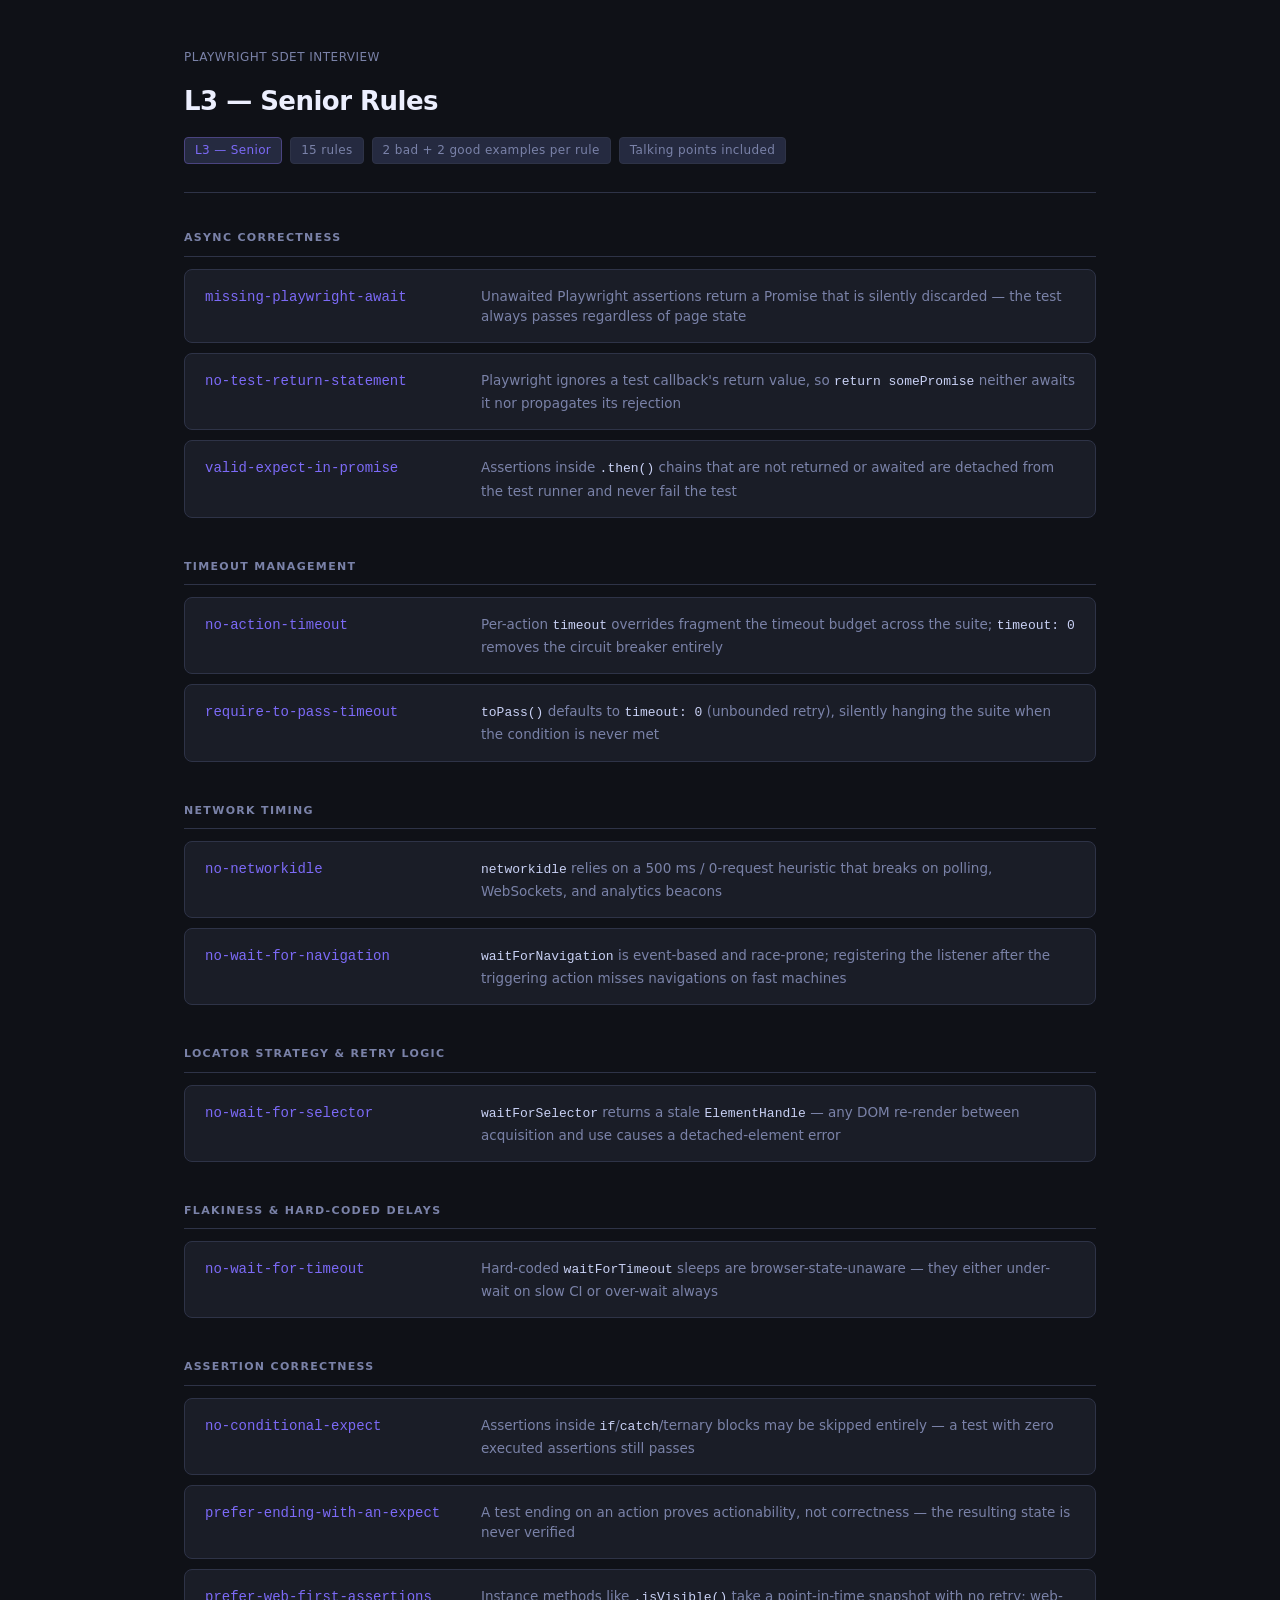
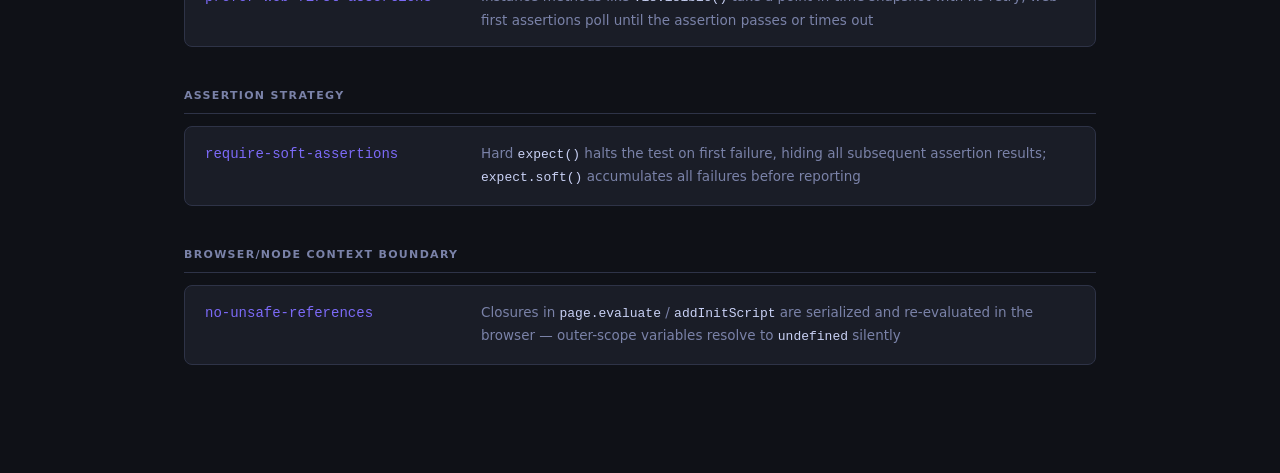
<file: rules/senior-l3/index.html>
<!DOCTYPE html>
<html lang="en">
<head>
<meta charset="UTF-8">
<meta name="viewport" content="width=device-width,initial-scale=1">
<title>L3 Senior Rules · Playwright SDET Interview</title>
<link rel="stylesheet" href="_base.css">
<style>
.rule-grid {
  display: grid;
  gap: 10px;
  margin-bottom: 40px;
}
.rule-link {
  display: flex;
  align-items: flex-start;
  gap: 16px;
  padding: 16px 20px;
  background: var(--surface);
  border: 1px solid var(--border);
  border-radius: var(--radius);
  text-decoration: none;
  transition: border-color .15s, background .15s;
}
.rule-link:hover {
  border-color: var(--accent);
  background: var(--surface2);
}
.rule-link .rule-name {
  font-family: var(--font-mono);
  font-size: 14px;
  color: var(--accent);
  white-space: nowrap;
  min-width: 260px;
}
.rule-link .rule-desc {
  font-size: 13.5px;
  color: var(--text-dim);
  line-height: 1.5;
}
.rule-link:hover .rule-desc { color: var(--text); }
h2.cat-title {
  font-size: 11px;
  text-transform: uppercase;
  letter-spacing: .12em;
  color: var(--text-dim);
  margin: 32px 0 12px;
  padding-bottom: 8px;
  border-bottom: 1px solid var(--border);
}
h2.cat-title:first-of-type { margin-top: 0; }
</style>
</head>
<body>
<div class="page-wrap">

  <header class="rule-header">
    <p class="breadcrumb">Playwright SDET Interview</p>
    <h1 style="font-family:var(--font-sans);letter-spacing:-.02em">L3 — Senior Rules</h1>
    <div class="tags">
      <span class="tag tier">L3 — Senior</span>
      <span class="tag">15 rules</span>
      <span class="tag">2 bad + 2 good examples per rule</span>
      <span class="tag">Talking points included</span>
    </div>
  </header>

  <h2 class="cat-title">Async Correctness</h2>
  <div class="rule-grid">
    <a class="rule-link" href="missing-playwright-await/reference.html">
      <span class="rule-name">missing-playwright-await</span>
      <span class="rule-desc">Unawaited Playwright assertions return a Promise that is silently discarded — the test always passes regardless of page state</span>
    </a>
    <a class="rule-link" href="no-test-return-statement/reference.html">
      <span class="rule-name">no-test-return-statement</span>
      <span class="rule-desc">Playwright ignores a test callback's return value, so <code>return somePromise</code> neither awaits it nor propagates its rejection</span>
    </a>
    <a class="rule-link" href="valid-expect-in-promise/reference.html">
      <span class="rule-name">valid-expect-in-promise</span>
      <span class="rule-desc">Assertions inside <code>.then()</code> chains that are not returned or awaited are detached from the test runner and never fail the test</span>
    </a>
  </div>

  <h2 class="cat-title">Timeout Management</h2>
  <div class="rule-grid">
    <a class="rule-link" href="no-action-timeout/reference.html">
      <span class="rule-name">no-action-timeout</span>
      <span class="rule-desc">Per-action <code>timeout</code> overrides fragment the timeout budget across the suite; <code>timeout: 0</code> removes the circuit breaker entirely</span>
    </a>
    <a class="rule-link" href="require-to-pass-timeout/reference.html">
      <span class="rule-name">require-to-pass-timeout</span>
      <span class="rule-desc"><code>toPass()</code> defaults to <code>timeout: 0</code> (unbounded retry), silently hanging the suite when the condition is never met</span>
    </a>
  </div>

  <h2 class="cat-title">Network Timing</h2>
  <div class="rule-grid">
    <a class="rule-link" href="no-networkidle/reference.html">
      <span class="rule-name">no-networkidle</span>
      <span class="rule-desc"><code>networkidle</code> relies on a 500 ms / 0-request heuristic that breaks on polling, WebSockets, and analytics beacons</span>
    </a>
    <a class="rule-link" href="no-wait-for-navigation/reference.html">
      <span class="rule-name">no-wait-for-navigation</span>
      <span class="rule-desc"><code>waitForNavigation</code> is event-based and race-prone; registering the listener after the triggering action misses navigations on fast machines</span>
    </a>
  </div>

  <h2 class="cat-title">Locator Strategy &amp; Retry Logic</h2>
  <div class="rule-grid">
    <a class="rule-link" href="no-wait-for-selector/reference.html">
      <span class="rule-name">no-wait-for-selector</span>
      <span class="rule-desc"><code>waitForSelector</code> returns a stale <code>ElementHandle</code> — any DOM re-render between acquisition and use causes a detached-element error</span>
    </a>
  </div>

  <h2 class="cat-title">Flakiness &amp; Hard-coded Delays</h2>
  <div class="rule-grid">
    <a class="rule-link" href="no-wait-for-timeout/reference.html">
      <span class="rule-name">no-wait-for-timeout</span>
      <span class="rule-desc">Hard-coded <code>waitForTimeout</code> sleeps are browser-state-unaware — they either under-wait on slow CI or over-wait always</span>
    </a>
  </div>

  <h2 class="cat-title">Assertion Correctness</h2>
  <div class="rule-grid">
    <a class="rule-link" href="no-conditional-expect/reference.html">
      <span class="rule-name">no-conditional-expect</span>
      <span class="rule-desc">Assertions inside <code>if</code>/<code>catch</code>/ternary blocks may be skipped entirely — a test with zero executed assertions still passes</span>
    </a>
    <a class="rule-link" href="prefer-ending-with-an-expect/reference.html">
      <span class="rule-name">prefer-ending-with-an-expect</span>
      <span class="rule-desc">A test ending on an action proves actionability, not correctness — the resulting state is never verified</span>
    </a>
    <a class="rule-link" href="prefer-web-first-assertions/reference.html">
      <span class="rule-name">prefer-web-first-assertions</span>
      <span class="rule-desc">Instance methods like <code>.isVisible()</code> take a point-in-time snapshot with no retry; web-first assertions poll until the assertion passes or times out</span>
    </a>
  </div>

  <h2 class="cat-title">Assertion Strategy</h2>
  <div class="rule-grid">
    <a class="rule-link" href="require-soft-assertions/reference.html">
      <span class="rule-name">require-soft-assertions</span>
      <span class="rule-desc">Hard <code>expect()</code> halts the test on first failure, hiding all subsequent assertion results; <code>expect.soft()</code> accumulates all failures before reporting</span>
    </a>
  </div>

  <h2 class="cat-title">Browser/Node Context Boundary</h2>
  <div class="rule-grid">
    <a class="rule-link" href="no-unsafe-references/reference.html">
      <span class="rule-name">no-unsafe-references</span>
      <span class="rule-desc">Closures in <code>page.evaluate</code> / <code>addInitScript</code> are serialized and re-evaluated in the browser — outer-scope variables resolve to <code>undefined</code> silently</span>
    </a>
  </div>

</div>
</body>
</html>
</file>
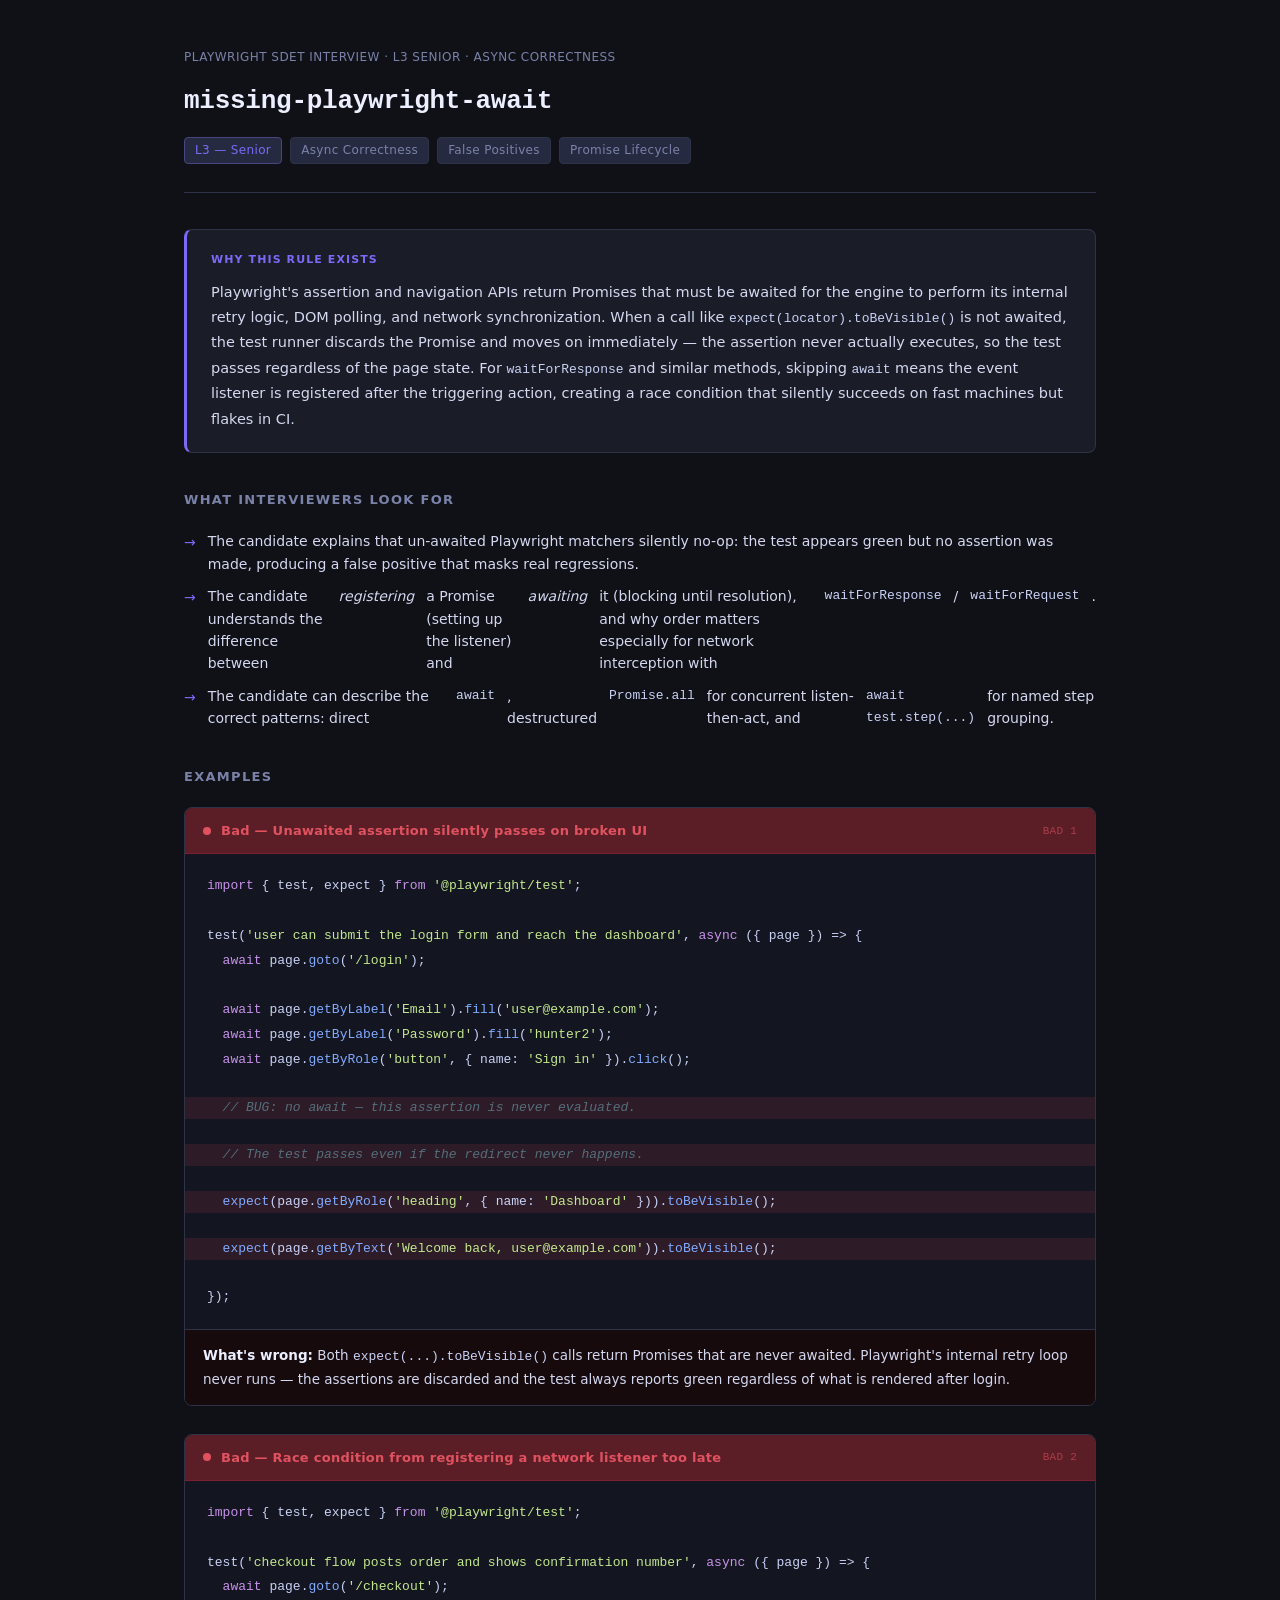
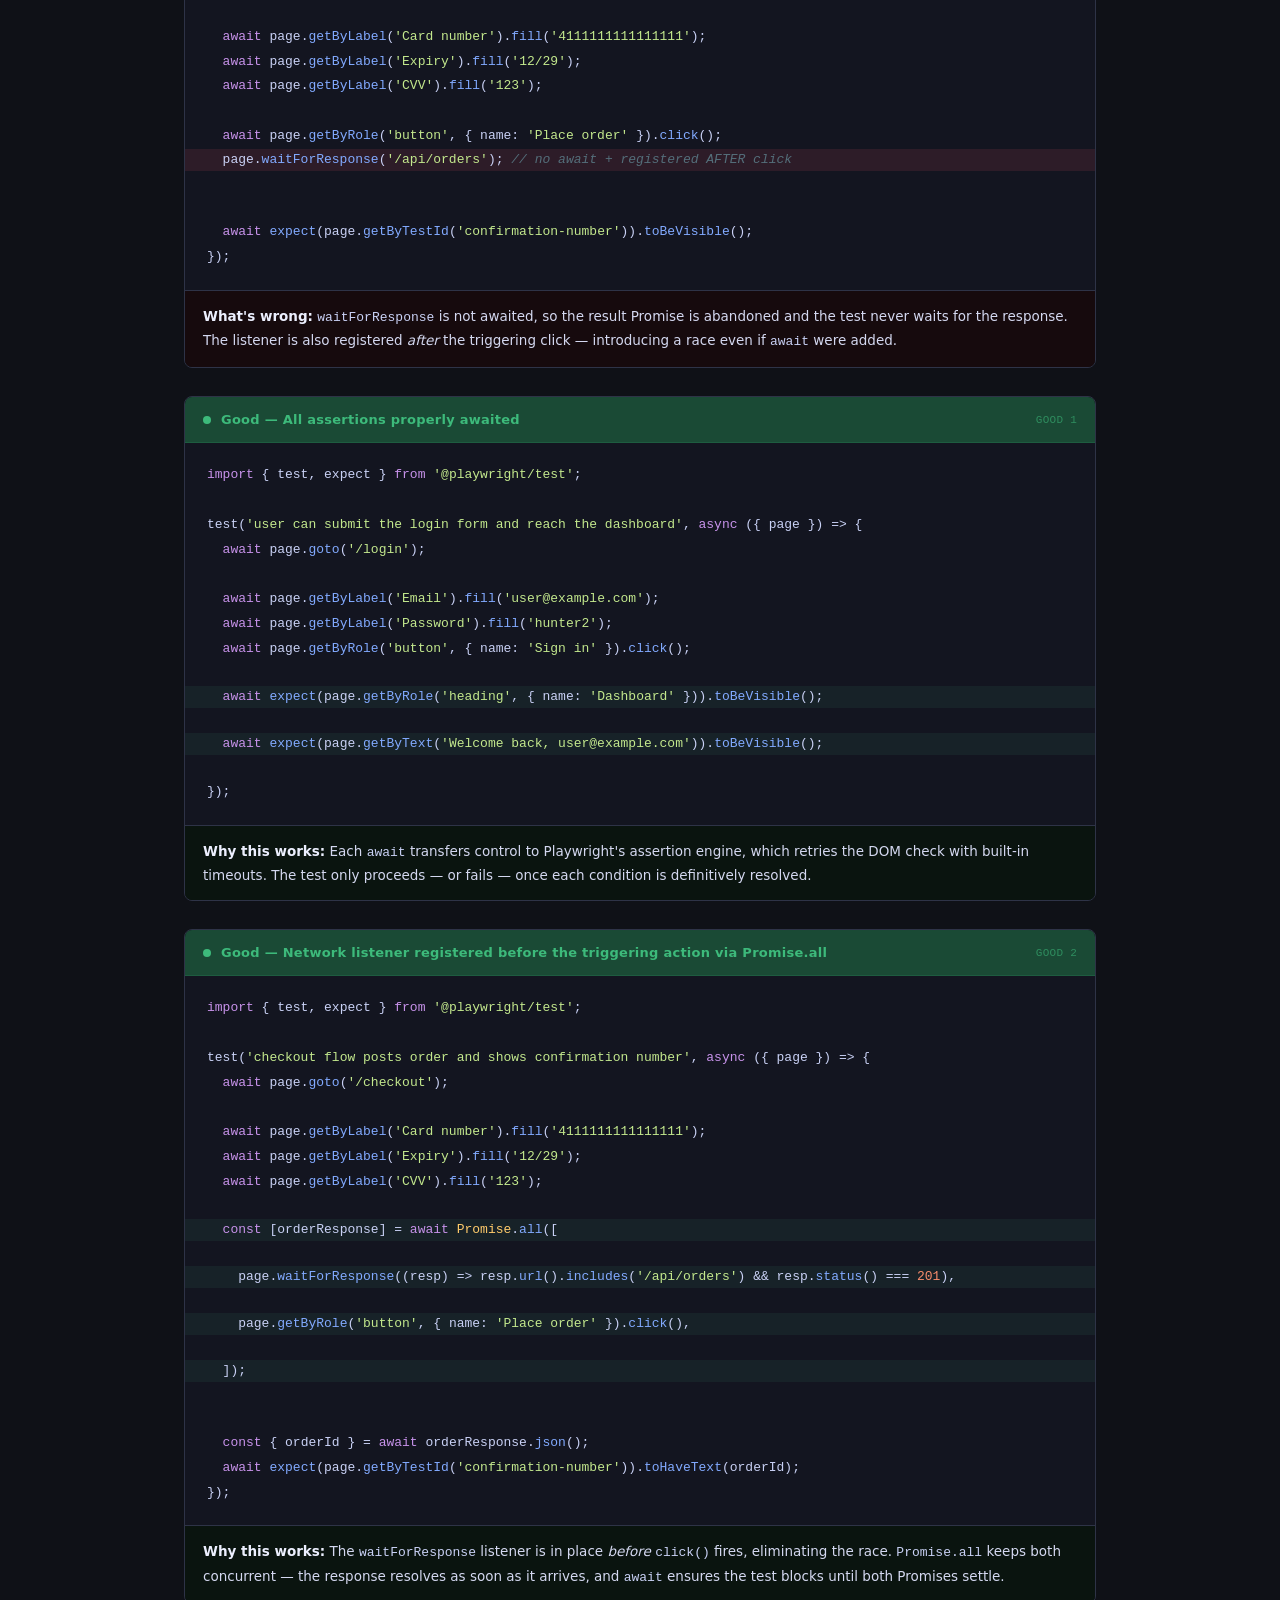
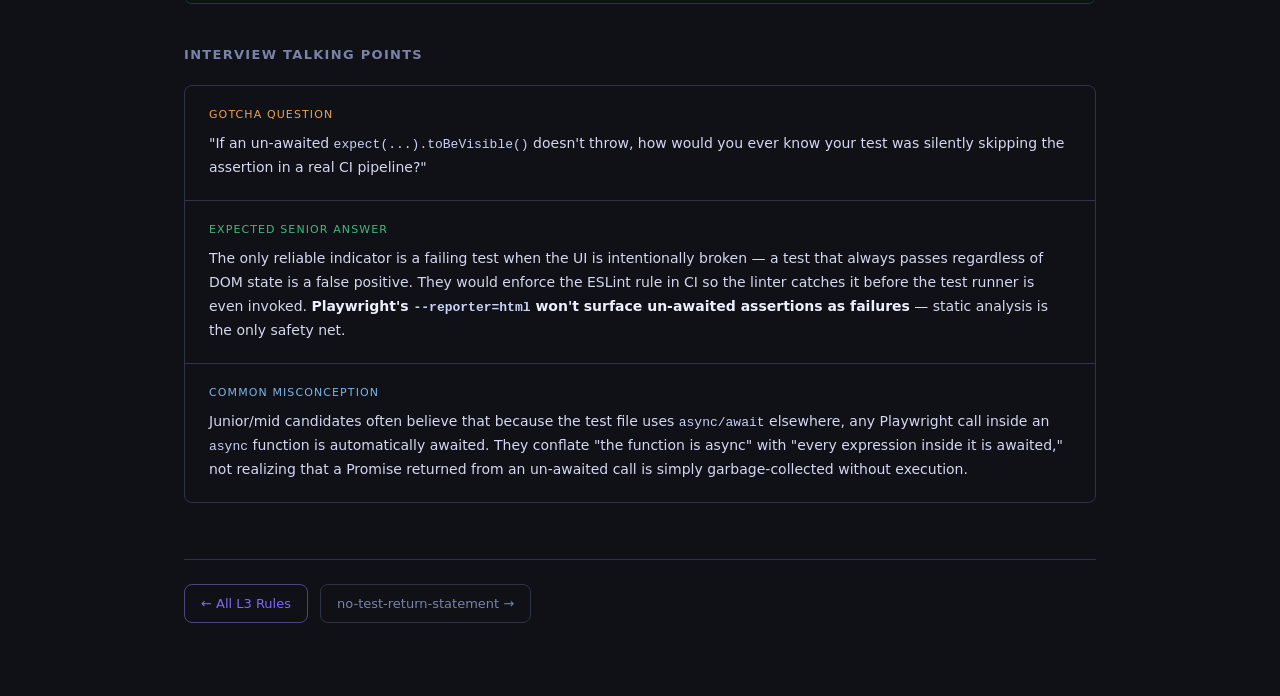
<file: rules/senior-l3/missing-playwright-await/reference.html>
<!DOCTYPE html>
<html lang="en">
<head>
<meta charset="UTF-8">
<meta name="viewport" content="width=device-width,initial-scale=1">
<title>missing-playwright-await · L3 Senior</title>
<link rel="stylesheet" href="../_base.css">
</head>
<body>
<div class="page-wrap">

  <header class="rule-header">
    <p class="breadcrumb">Playwright SDET Interview · L3 Senior · Async Correctness</p>
    <h1>missing-playwright-await</h1>
    <div class="tags">
      <span class="tag tier">L3 — Senior</span>
      <span class="tag">Async Correctness</span>
      <span class="tag">False Positives</span>
      <span class="tag">Promise Lifecycle</span>
    </div>
  </header>

  <div class="why-box">
    <h2>Why this rule exists</h2>
    Playwright's assertion and navigation APIs return Promises that must be awaited for the engine to perform its internal retry logic, DOM polling, and network synchronization. When a call like <code>expect(locator).toBeVisible()</code> is not awaited, the test runner discards the Promise and moves on immediately — the assertion never actually executes, so the test passes regardless of the page state. For <code>waitForResponse</code> and similar methods, skipping <code>await</code> means the event listener is registered after the triggering action, creating a race condition that silently succeeds on fast machines but flakes in CI.
  </div>

  <h2 class="section-title">What interviewers look for</h2>
  <ul class="signals">
    <li>The candidate explains that un-awaited Playwright matchers silently no-op: the test appears green but no assertion was made, producing a false positive that masks real regressions.</li>
    <li>The candidate understands the difference between <em>registering</em> a Promise (setting up the listener) and <em>awaiting</em> it (blocking until resolution), and why order matters especially for network interception with <code>waitForResponse</code> / <code>waitForRequest</code>.</li>
    <li>The candidate can describe the correct patterns: direct <code>await</code>, destructured <code>Promise.all</code> for concurrent listen-then-act, and <code>await test.step(...)</code> for named step grouping.</li>
  </ul>

  <h2 class="section-title">Examples</h2>
  <div class="example-grid">

    <div class="example-card bad">
      <div class="card-header">
        <span class="dot"></span>
        Bad — Unawaited assertion silently passes on broken UI
        <span class="ex-num">BAD 1</span>
      </div>
      <div class="code-wrap"><pre><code><span class="kw">import</span> { test, expect } <span class="kw">from</span> <span class="str">'@playwright/test'</span>;

test(<span class="str">'user can submit the login form and reach the dashboard'</span>, <span class="kw">async</span> ({ page }) =&gt; {
  <span class="kw">await</span> page.<span class="fn">goto</span>(<span class="str">'/login'</span>);

  <span class="kw">await</span> page.<span class="fn">getByLabel</span>(<span class="str">'Email'</span>).<span class="fn">fill</span>(<span class="str">'user@example.com'</span>);
  <span class="kw">await</span> page.<span class="fn">getByLabel</span>(<span class="str">'Password'</span>).<span class="fn">fill</span>(<span class="str">'hunter2'</span>);
  <span class="kw">await</span> page.<span class="fn">getByRole</span>(<span class="str">'button'</span>, { name: <span class="str">'Sign in'</span> }).<span class="fn">click</span>();

<span class="err-line">  <span class="cm">// BUG: no await — this assertion is never evaluated.</span></span>
<span class="err-line">  <span class="cm">// The test passes even if the redirect never happens.</span></span>
<span class="err-line">  <span class="fn">expect</span>(page.<span class="fn">getByRole</span>(<span class="str">'heading'</span>, { name: <span class="str">'Dashboard'</span> })).<span class="fn">toBeVisible</span>();</span>
<span class="err-line">  <span class="fn">expect</span>(page.<span class="fn">getByText</span>(<span class="str">'Welcome back, user@example.com'</span>)).<span class="fn">toBeVisible</span>();</span>
});</code></pre></div>
      <div class="verdict"><strong>What's wrong:</strong> Both <code>expect(...).toBeVisible()</code> calls return Promises that are never awaited. Playwright's internal retry loop never runs — the assertions are discarded and the test always reports green regardless of what is rendered after login.</div>
    </div>

    <div class="example-card bad">
      <div class="card-header">
        <span class="dot"></span>
        Bad — Race condition from registering a network listener too late
        <span class="ex-num">BAD 2</span>
      </div>
      <div class="code-wrap"><pre><code><span class="kw">import</span> { test, expect } <span class="kw">from</span> <span class="str">'@playwright/test'</span>;

test(<span class="str">'checkout flow posts order and shows confirmation number'</span>, <span class="kw">async</span> ({ page }) =&gt; {
  <span class="kw">await</span> page.<span class="fn">goto</span>(<span class="str">'/checkout'</span>);

  <span class="kw">await</span> page.<span class="fn">getByLabel</span>(<span class="str">'Card number'</span>).<span class="fn">fill</span>(<span class="str">'4111111111111111'</span>);
  <span class="kw">await</span> page.<span class="fn">getByLabel</span>(<span class="str">'Expiry'</span>).<span class="fn">fill</span>(<span class="str">'12/29'</span>);
  <span class="kw">await</span> page.<span class="fn">getByLabel</span>(<span class="str">'CVV'</span>).<span class="fn">fill</span>(<span class="str">'123'</span>);

  <span class="kw">await</span> page.<span class="fn">getByRole</span>(<span class="str">'button'</span>, { name: <span class="str">'Place order'</span> }).<span class="fn">click</span>();
<span class="err-line">  page.<span class="fn">waitForResponse</span>(<span class="str">'/api/orders'</span>); <span class="cm">// no await + registered AFTER click</span></span>

  <span class="kw">await</span> <span class="fn">expect</span>(page.<span class="fn">getByTestId</span>(<span class="str">'confirmation-number'</span>)).<span class="fn">toBeVisible</span>();
});</code></pre></div>
      <div class="verdict"><strong>What's wrong:</strong> <code>waitForResponse</code> is not awaited, so the result Promise is abandoned and the test never waits for the response. The listener is also registered <em>after</em> the triggering click — introducing a race even if <code>await</code> were added.</div>
    </div>

    <div class="example-card good">
      <div class="card-header">
        <span class="dot"></span>
        Good — All assertions properly awaited
        <span class="ex-num">GOOD 1</span>
      </div>
      <div class="code-wrap"><pre><code><span class="kw">import</span> { test, expect } <span class="kw">from</span> <span class="str">'@playwright/test'</span>;

test(<span class="str">'user can submit the login form and reach the dashboard'</span>, <span class="kw">async</span> ({ page }) =&gt; {
  <span class="kw">await</span> page.<span class="fn">goto</span>(<span class="str">'/login'</span>);

  <span class="kw">await</span> page.<span class="fn">getByLabel</span>(<span class="str">'Email'</span>).<span class="fn">fill</span>(<span class="str">'user@example.com'</span>);
  <span class="kw">await</span> page.<span class="fn">getByLabel</span>(<span class="str">'Password'</span>).<span class="fn">fill</span>(<span class="str">'hunter2'</span>);
  <span class="kw">await</span> page.<span class="fn">getByRole</span>(<span class="str">'button'</span>, { name: <span class="str">'Sign in'</span> }).<span class="fn">click</span>();

<span class="ok-line">  <span class="kw">await</span> <span class="fn">expect</span>(page.<span class="fn">getByRole</span>(<span class="str">'heading'</span>, { name: <span class="str">'Dashboard'</span> })).<span class="fn">toBeVisible</span>();</span>
<span class="ok-line">  <span class="kw">await</span> <span class="fn">expect</span>(page.<span class="fn">getByText</span>(<span class="str">'Welcome back, user@example.com'</span>)).<span class="fn">toBeVisible</span>();</span>
});</code></pre></div>
      <div class="verdict"><strong>Why this works:</strong> Each <code>await</code> transfers control to Playwright's assertion engine, which retries the DOM check with built-in timeouts. The test only proceeds — or fails — once each condition is definitively resolved.</div>
    </div>

    <div class="example-card good">
      <div class="card-header">
        <span class="dot"></span>
        Good — Network listener registered before the triggering action via Promise.all
        <span class="ex-num">GOOD 2</span>
      </div>
      <div class="code-wrap"><pre><code><span class="kw">import</span> { test, expect } <span class="kw">from</span> <span class="str">'@playwright/test'</span>;

test(<span class="str">'checkout flow posts order and shows confirmation number'</span>, <span class="kw">async</span> ({ page }) =&gt; {
  <span class="kw">await</span> page.<span class="fn">goto</span>(<span class="str">'/checkout'</span>);

  <span class="kw">await</span> page.<span class="fn">getByLabel</span>(<span class="str">'Card number'</span>).<span class="fn">fill</span>(<span class="str">'4111111111111111'</span>);
  <span class="kw">await</span> page.<span class="fn">getByLabel</span>(<span class="str">'Expiry'</span>).<span class="fn">fill</span>(<span class="str">'12/29'</span>);
  <span class="kw">await</span> page.<span class="fn">getByLabel</span>(<span class="str">'CVV'</span>).<span class="fn">fill</span>(<span class="str">'123'</span>);

<span class="ok-line">  <span class="kw">const</span> [orderResponse] = <span class="kw">await</span> <span class="tp">Promise</span>.<span class="fn">all</span>([</span>
<span class="ok-line">    page.<span class="fn">waitForResponse</span>((resp) =&gt; resp.<span class="fn">url</span>().<span class="fn">includes</span>(<span class="str">'/api/orders'</span>) &amp;&amp; resp.<span class="fn">status</span>() === <span class="num">201</span>),</span>
<span class="ok-line">    page.<span class="fn">getByRole</span>(<span class="str">'button'</span>, { name: <span class="str">'Place order'</span> }).<span class="fn">click</span>(),</span>
<span class="ok-line">  ]);</span>

  <span class="kw">const</span> { orderId } = <span class="kw">await</span> orderResponse.<span class="fn">json</span>();
  <span class="kw">await</span> <span class="fn">expect</span>(page.<span class="fn">getByTestId</span>(<span class="str">'confirmation-number'</span>)).<span class="fn">toHaveText</span>(orderId);
});</code></pre></div>
      <div class="verdict"><strong>Why this works:</strong> The <code>waitForResponse</code> listener is in place <em>before</em> <code>click()</code> fires, eliminating the race. <code>Promise.all</code> keeps both concurrent — the response resolves as soon as it arrives, and <code>await</code> ensures the test blocks until both Promises settle.</div>
    </div>

  </div>

  <h2 class="section-title">Interview talking points</h2>
  <div class="tp-section">
    <div class="tp-item gotcha">
      <div class="tp-label">Gotcha question</div>
      <p>"If an un-awaited <code>expect(...).toBeVisible()</code> doesn't throw, how would you ever know your test was silently skipping the assertion in a real CI pipeline?"</p>
    </div>
    <div class="tp-item expected">
      <div class="tp-label">Expected senior answer</div>
      <p>The only reliable indicator is a failing test when the UI is intentionally broken — a test that always passes regardless of DOM state is a false positive. They would enforce the ESLint rule in CI so the linter catches it before the test runner is even invoked. <strong>Playwright's <code>--reporter=html</code> won't surface un-awaited assertions as failures</strong> — static analysis is the only safety net.</p>
    </div>
    <div class="tp-item misconception">
      <div class="tp-label">Common misconception</div>
      <p>Junior/mid candidates often believe that because the test file uses <code>async/await</code> elsewhere, any Playwright call inside an <code>async</code> function is automatically awaited. They conflate "the function is async" with "every expression inside it is awaited," not realizing that a Promise returned from an un-awaited call is simply garbage-collected without execution.</p>
    </div>
  </div>

  <nav class="page-nav">
    <a class="nav-link home" href="../index.html">← All L3 Rules</a>
    <a class="nav-link" href="../no-test-return-statement/reference.html">no-test-return-statement →</a>
  </nav>

</div>
</body>
</html>
</file>
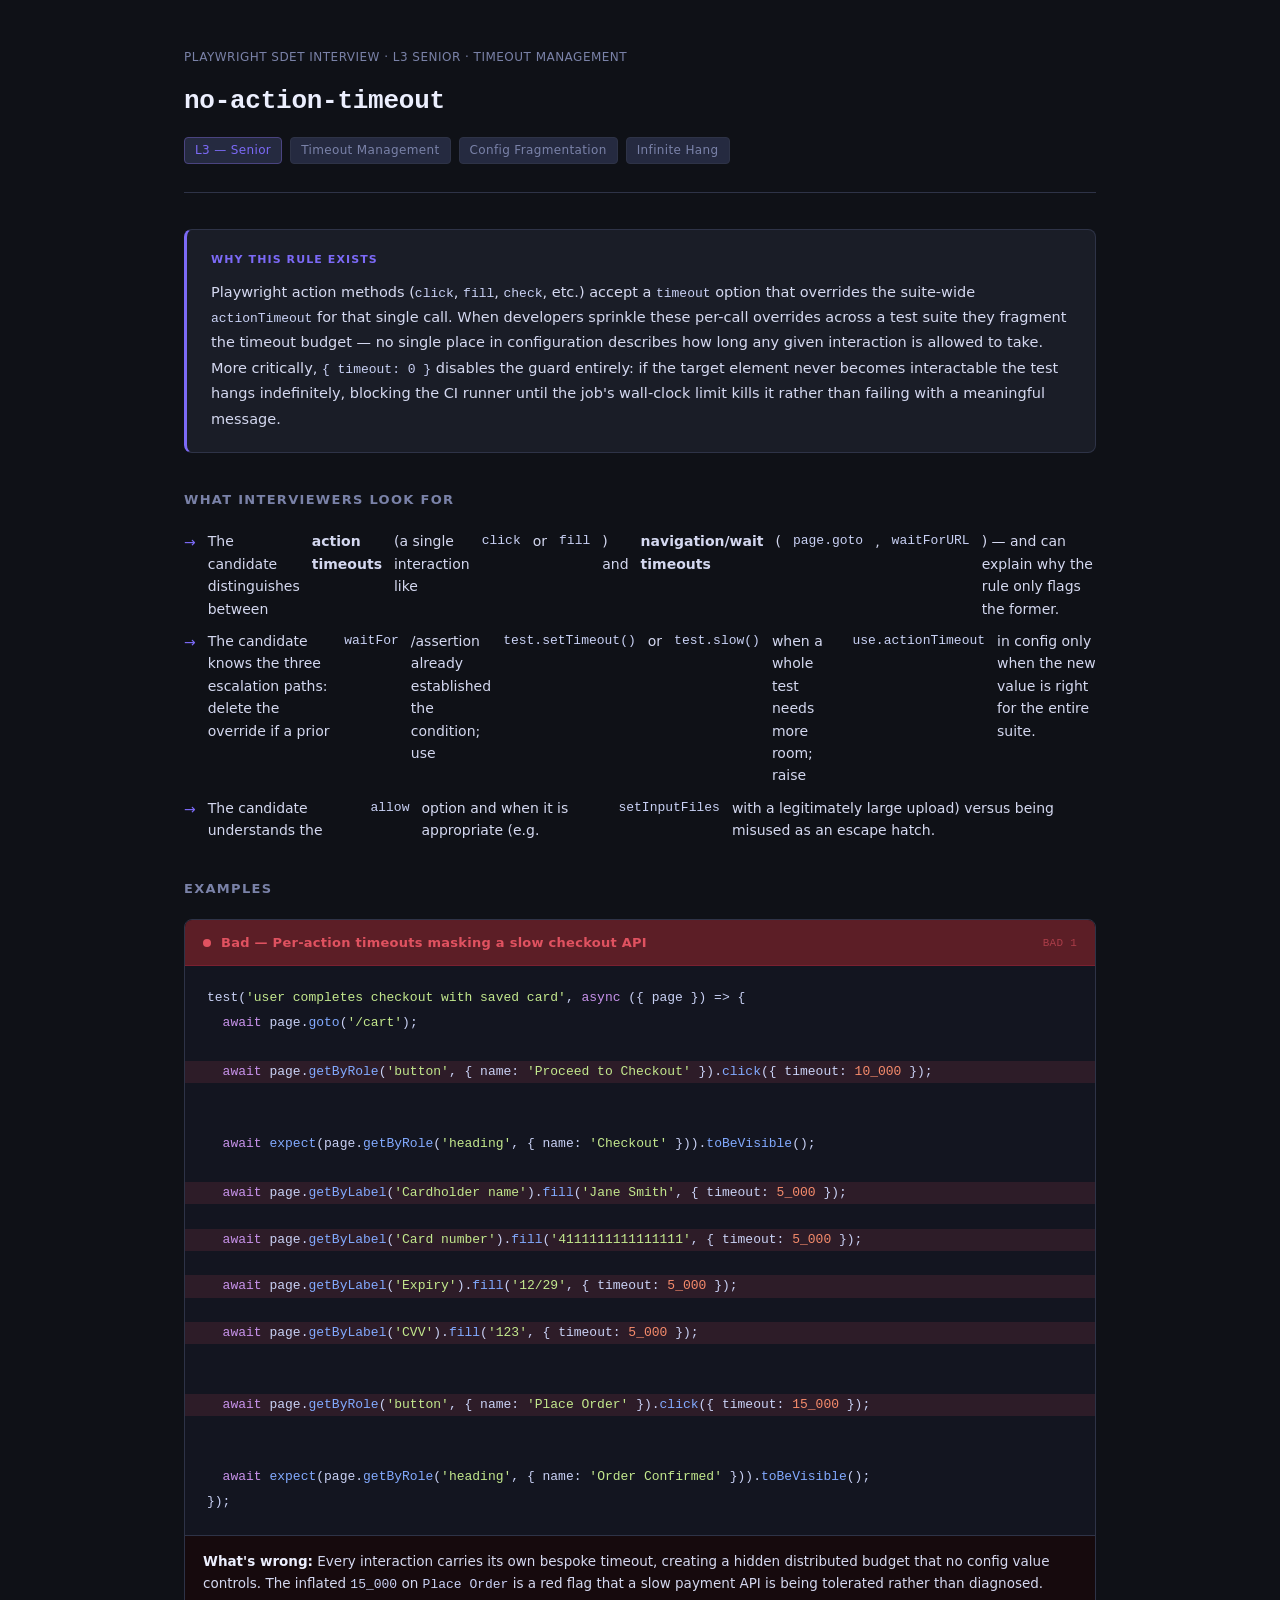
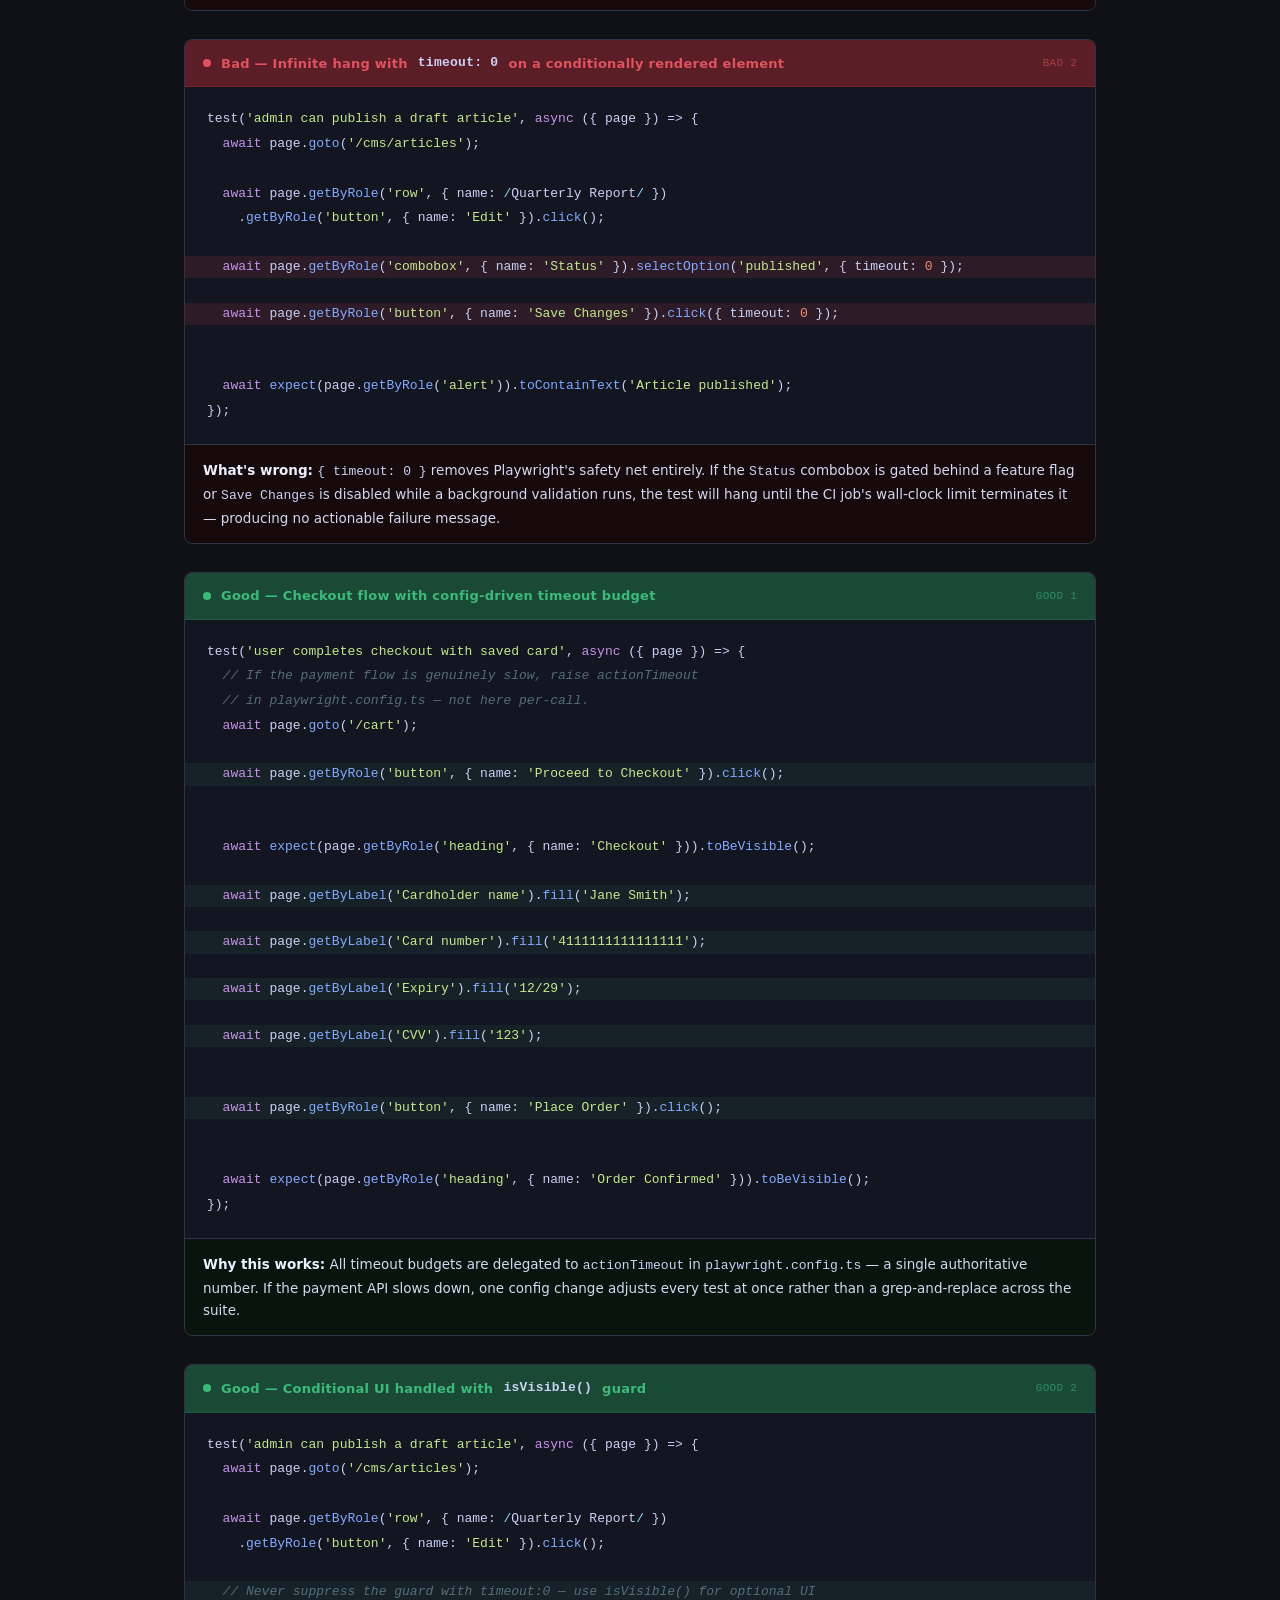
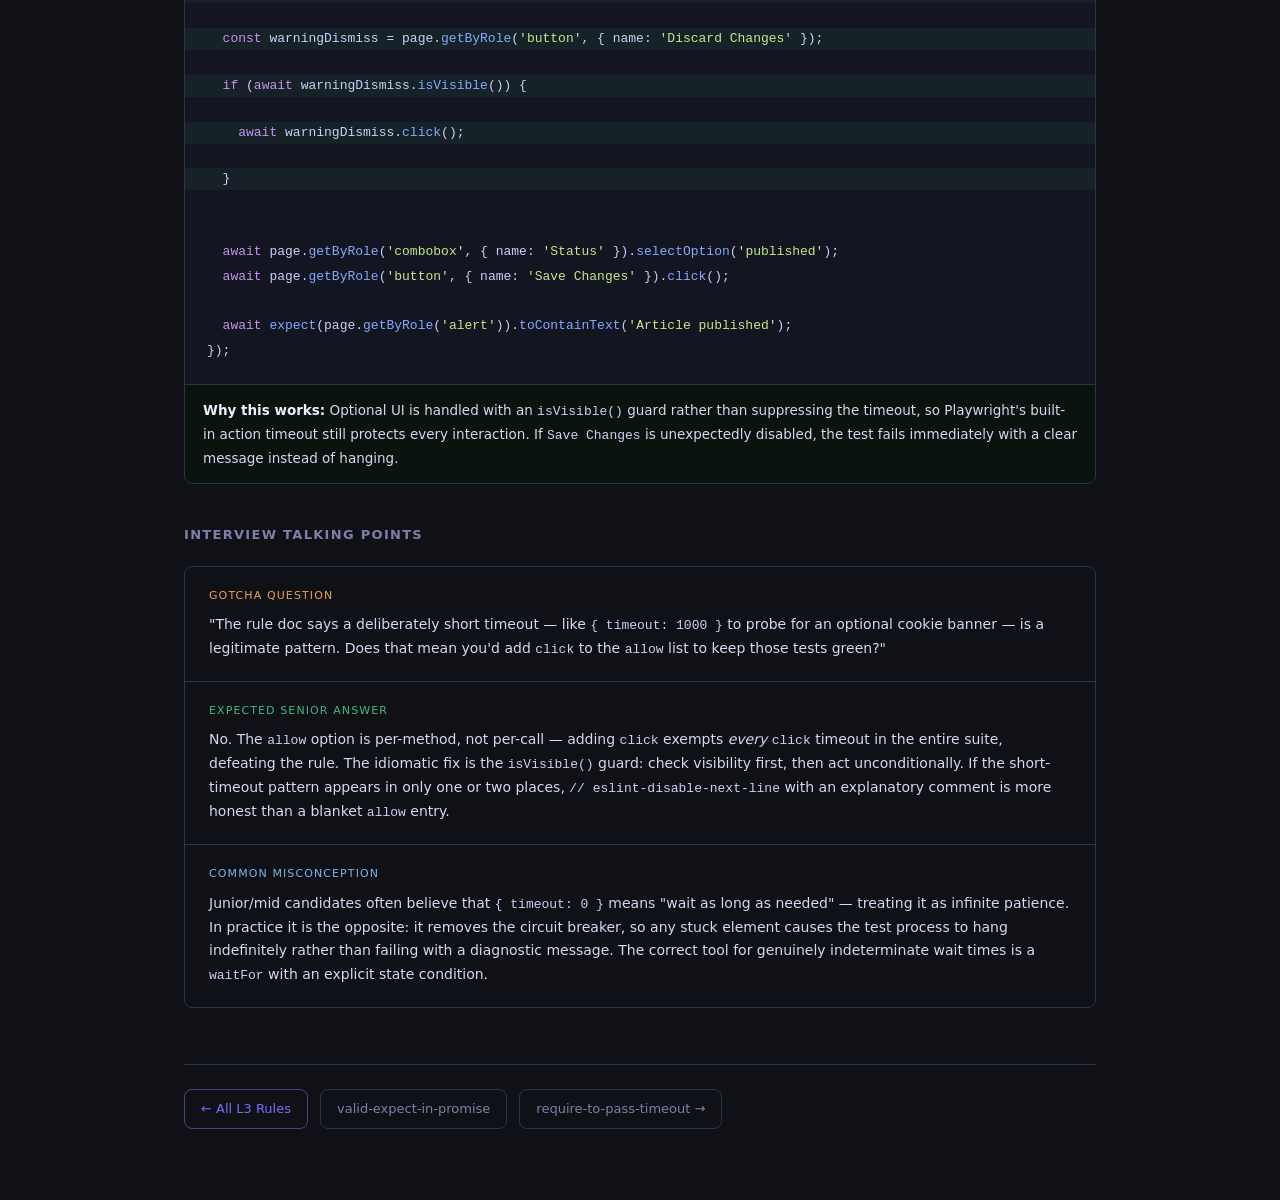
<file: rules/senior-l3/no-action-timeout/reference.html>
<!DOCTYPE html>
<html lang="en">
<head>
<meta charset="UTF-8">
<meta name="viewport" content="width=device-width,initial-scale=1">
<title>no-action-timeout · L3 Senior</title>
<link rel="stylesheet" href="../_base.css">
</head>
<body>
<div class="page-wrap">

  <header class="rule-header">
    <p class="breadcrumb">Playwright SDET Interview · L3 Senior · Timeout Management</p>
    <h1>no-action-timeout</h1>
    <div class="tags">
      <span class="tag tier">L3 — Senior</span>
      <span class="tag">Timeout Management</span>
      <span class="tag">Config Fragmentation</span>
      <span class="tag">Infinite Hang</span>
    </div>
  </header>

  <div class="why-box">
    <h2>Why this rule exists</h2>
    Playwright action methods (<code>click</code>, <code>fill</code>, <code>check</code>, etc.) accept a <code>timeout</code> option that overrides the suite-wide <code>actionTimeout</code> for that single call. When developers sprinkle these per-call overrides across a test suite they fragment the timeout budget — no single place in configuration describes how long any given interaction is allowed to take. More critically, <code>{ timeout: 0 }</code> disables the guard entirely: if the target element never becomes interactable the test hangs indefinitely, blocking the CI runner until the job's wall-clock limit kills it rather than failing with a meaningful message.
  </div>

  <h2 class="section-title">What interviewers look for</h2>
  <ul class="signals">
    <li>The candidate distinguishes between <strong>action timeouts</strong> (a single interaction like <code>click</code> or <code>fill</code>) and <strong>navigation/wait timeouts</strong> (<code>page.goto</code>, <code>waitForURL</code>) — and can explain why the rule only flags the former.</li>
    <li>The candidate knows the three escalation paths: delete the override if a prior <code>waitFor</code>/assertion already established the condition; use <code>test.setTimeout()</code> or <code>test.slow()</code> when a whole test needs more room; raise <code>use.actionTimeout</code> in config only when the new value is right for the entire suite.</li>
    <li>The candidate understands the <code>allow</code> option and when it is appropriate (e.g. <code>setInputFiles</code> with a legitimately large upload) versus being misused as an escape hatch.</li>
  </ul>

  <h2 class="section-title">Examples</h2>
  <div class="example-grid">

    <div class="example-card bad">
      <div class="card-header">
        <span class="dot"></span>
        Bad — Per-action timeouts masking a slow checkout API
        <span class="ex-num">BAD 1</span>
      </div>
      <div class="code-wrap"><pre><code>test(<span class="str">'user completes checkout with saved card'</span>, <span class="kw">async</span> ({ page }) =&gt; {
  <span class="kw">await</span> page.<span class="fn">goto</span>(<span class="str">'/cart'</span>);

<span class="err-line">  <span class="kw">await</span> page.<span class="fn">getByRole</span>(<span class="str">'button'</span>, { name: <span class="str">'Proceed to Checkout'</span> }).<span class="fn">click</span>({ timeout: <span class="num">10_000</span> });</span>

  <span class="kw">await</span> <span class="fn">expect</span>(page.<span class="fn">getByRole</span>(<span class="str">'heading'</span>, { name: <span class="str">'Checkout'</span> })).<span class="fn">toBeVisible</span>();

<span class="err-line">  <span class="kw">await</span> page.<span class="fn">getByLabel</span>(<span class="str">'Cardholder name'</span>).<span class="fn">fill</span>(<span class="str">'Jane Smith'</span>, { timeout: <span class="num">5_000</span> });</span>
<span class="err-line">  <span class="kw">await</span> page.<span class="fn">getByLabel</span>(<span class="str">'Card number'</span>).<span class="fn">fill</span>(<span class="str">'4111111111111111'</span>, { timeout: <span class="num">5_000</span> });</span>
<span class="err-line">  <span class="kw">await</span> page.<span class="fn">getByLabel</span>(<span class="str">'Expiry'</span>).<span class="fn">fill</span>(<span class="str">'12/29'</span>, { timeout: <span class="num">5_000</span> });</span>
<span class="err-line">  <span class="kw">await</span> page.<span class="fn">getByLabel</span>(<span class="str">'CVV'</span>).<span class="fn">fill</span>(<span class="str">'123'</span>, { timeout: <span class="num">5_000</span> });</span>

<span class="err-line">  <span class="kw">await</span> page.<span class="fn">getByRole</span>(<span class="str">'button'</span>, { name: <span class="str">'Place Order'</span> }).<span class="fn">click</span>({ timeout: <span class="num">15_000</span> });</span>

  <span class="kw">await</span> <span class="fn">expect</span>(page.<span class="fn">getByRole</span>(<span class="str">'heading'</span>, { name: <span class="str">'Order Confirmed'</span> })).<span class="fn">toBeVisible</span>();
});</code></pre></div>
      <div class="verdict"><strong>What's wrong:</strong> Every interaction carries its own bespoke timeout, creating a hidden distributed budget that no config value controls. The inflated <code>15_000</code> on <code>Place Order</code> is a red flag that a slow payment API is being tolerated rather than diagnosed.</div>
    </div>

    <div class="example-card bad">
      <div class="card-header">
        <span class="dot"></span>
        Bad — Infinite hang with <code>timeout: 0</code> on a conditionally rendered element
        <span class="ex-num">BAD 2</span>
      </div>
      <div class="code-wrap"><pre><code>test(<span class="str">'admin can publish a draft article'</span>, <span class="kw">async</span> ({ page }) =&gt; {
  <span class="kw">await</span> page.<span class="fn">goto</span>(<span class="str">'/cms/articles'</span>);

  <span class="kw">await</span> page.<span class="fn">getByRole</span>(<span class="str">'row'</span>, { name: <span class="op">/</span>Quarterly Report<span class="op">/</span> })
    .<span class="fn">getByRole</span>(<span class="str">'button'</span>, { name: <span class="str">'Edit'</span> }).<span class="fn">click</span>();

<span class="err-line">  <span class="kw">await</span> page.<span class="fn">getByRole</span>(<span class="str">'combobox'</span>, { name: <span class="str">'Status'</span> }).<span class="fn">selectOption</span>(<span class="str">'published'</span>, { timeout: <span class="num">0</span> });</span>
<span class="err-line">  <span class="kw">await</span> page.<span class="fn">getByRole</span>(<span class="str">'button'</span>, { name: <span class="str">'Save Changes'</span> }).<span class="fn">click</span>({ timeout: <span class="num">0</span> });</span>

  <span class="kw">await</span> <span class="fn">expect</span>(page.<span class="fn">getByRole</span>(<span class="str">'alert'</span>)).<span class="fn">toContainText</span>(<span class="str">'Article published'</span>);
});</code></pre></div>
      <div class="verdict"><strong>What's wrong:</strong> <code>{ timeout: 0 }</code> removes Playwright's safety net entirely. If the <code>Status</code> combobox is gated behind a feature flag or <code>Save Changes</code> is disabled while a background validation runs, the test will hang until the CI job's wall-clock limit terminates it — producing no actionable failure message.</div>
    </div>

    <div class="example-card good">
      <div class="card-header">
        <span class="dot"></span>
        Good — Checkout flow with config-driven timeout budget
        <span class="ex-num">GOOD 1</span>
      </div>
      <div class="code-wrap"><pre><code>test(<span class="str">'user completes checkout with saved card'</span>, <span class="kw">async</span> ({ page }) =&gt; {
  <span class="cm">// If the payment flow is genuinely slow, raise actionTimeout</span>
  <span class="cm">// in playwright.config.ts — not here per-call.</span>
  <span class="kw">await</span> page.<span class="fn">goto</span>(<span class="str">'/cart'</span>);

<span class="ok-line">  <span class="kw">await</span> page.<span class="fn">getByRole</span>(<span class="str">'button'</span>, { name: <span class="str">'Proceed to Checkout'</span> }).<span class="fn">click</span>();</span>

  <span class="kw">await</span> <span class="fn">expect</span>(page.<span class="fn">getByRole</span>(<span class="str">'heading'</span>, { name: <span class="str">'Checkout'</span> })).<span class="fn">toBeVisible</span>();

<span class="ok-line">  <span class="kw">await</span> page.<span class="fn">getByLabel</span>(<span class="str">'Cardholder name'</span>).<span class="fn">fill</span>(<span class="str">'Jane Smith'</span>);</span>
<span class="ok-line">  <span class="kw">await</span> page.<span class="fn">getByLabel</span>(<span class="str">'Card number'</span>).<span class="fn">fill</span>(<span class="str">'4111111111111111'</span>);</span>
<span class="ok-line">  <span class="kw">await</span> page.<span class="fn">getByLabel</span>(<span class="str">'Expiry'</span>).<span class="fn">fill</span>(<span class="str">'12/29'</span>);</span>
<span class="ok-line">  <span class="kw">await</span> page.<span class="fn">getByLabel</span>(<span class="str">'CVV'</span>).<span class="fn">fill</span>(<span class="str">'123'</span>);</span>

<span class="ok-line">  <span class="kw">await</span> page.<span class="fn">getByRole</span>(<span class="str">'button'</span>, { name: <span class="str">'Place Order'</span> }).<span class="fn">click</span>();</span>

  <span class="kw">await</span> <span class="fn">expect</span>(page.<span class="fn">getByRole</span>(<span class="str">'heading'</span>, { name: <span class="str">'Order Confirmed'</span> })).<span class="fn">toBeVisible</span>();
});</code></pre></div>
      <div class="verdict"><strong>Why this works:</strong> All timeout budgets are delegated to <code>actionTimeout</code> in <code>playwright.config.ts</code> — a single authoritative number. If the payment API slows down, one config change adjusts every test at once rather than a grep-and-replace across the suite.</div>
    </div>

    <div class="example-card good">
      <div class="card-header">
        <span class="dot"></span>
        Good — Conditional UI handled with <code>isVisible()</code> guard
        <span class="ex-num">GOOD 2</span>
      </div>
      <div class="code-wrap"><pre><code>test(<span class="str">'admin can publish a draft article'</span>, <span class="kw">async</span> ({ page }) =&gt; {
  <span class="kw">await</span> page.<span class="fn">goto</span>(<span class="str">'/cms/articles'</span>);

  <span class="kw">await</span> page.<span class="fn">getByRole</span>(<span class="str">'row'</span>, { name: <span class="op">/</span>Quarterly Report<span class="op">/</span> })
    .<span class="fn">getByRole</span>(<span class="str">'button'</span>, { name: <span class="str">'Edit'</span> }).<span class="fn">click</span>();

<span class="ok-line">  <span class="cm">// Never suppress the guard with timeout:0 — use isVisible() for optional UI</span></span>
<span class="ok-line">  <span class="kw">const</span> warningDismiss = page.<span class="fn">getByRole</span>(<span class="str">'button'</span>, { name: <span class="str">'Discard Changes'</span> });</span>
<span class="ok-line">  <span class="kw">if</span> (<span class="kw">await</span> warningDismiss.<span class="fn">isVisible</span>()) {</span>
<span class="ok-line">    <span class="kw">await</span> warningDismiss.<span class="fn">click</span>();</span>
<span class="ok-line">  }</span>

  <span class="kw">await</span> page.<span class="fn">getByRole</span>(<span class="str">'combobox'</span>, { name: <span class="str">'Status'</span> }).<span class="fn">selectOption</span>(<span class="str">'published'</span>);
  <span class="kw">await</span> page.<span class="fn">getByRole</span>(<span class="str">'button'</span>, { name: <span class="str">'Save Changes'</span> }).<span class="fn">click</span>();

  <span class="kw">await</span> <span class="fn">expect</span>(page.<span class="fn">getByRole</span>(<span class="str">'alert'</span>)).<span class="fn">toContainText</span>(<span class="str">'Article published'</span>);
});</code></pre></div>
      <div class="verdict"><strong>Why this works:</strong> Optional UI is handled with an <code>isVisible()</code> guard rather than suppressing the timeout, so Playwright's built-in action timeout still protects every interaction. If <code>Save Changes</code> is unexpectedly disabled, the test fails immediately with a clear message instead of hanging.</div>
    </div>

  </div>

  <h2 class="section-title">Interview talking points</h2>
  <div class="tp-section">
    <div class="tp-item gotcha">
      <div class="tp-label">Gotcha question</div>
      <p>"The rule doc says a deliberately short timeout — like <code>{ timeout: 1000 }</code> to probe for an optional cookie banner — is a legitimate pattern. Does that mean you'd add <code>click</code> to the <code>allow</code> list to keep those tests green?"</p>
    </div>
    <div class="tp-item expected">
      <div class="tp-label">Expected senior answer</div>
      <p>No. The <code>allow</code> option is per-method, not per-call — adding <code>click</code> exempts <em>every</em> <code>click</code> timeout in the entire suite, defeating the rule. The idiomatic fix is the <code>isVisible()</code> guard: check visibility first, then act unconditionally. If the short-timeout pattern appears in only one or two places, <code>// eslint-disable-next-line</code> with an explanatory comment is more honest than a blanket <code>allow</code> entry.</p>
    </div>
    <div class="tp-item misconception">
      <div class="tp-label">Common misconception</div>
      <p>Junior/mid candidates often believe that <code>{ timeout: 0 }</code> means "wait as long as needed" — treating it as infinite patience. In practice it is the opposite: it removes the circuit breaker, so any stuck element causes the test process to hang indefinitely rather than failing with a diagnostic message. The correct tool for genuinely indeterminate wait times is a <code>waitFor</code> with an explicit state condition.</p>
    </div>
  </div>

  <nav class="page-nav">
    <a class="nav-link home" href="../index.html">← All L3 Rules</a>
    <a class="nav-link" href="../valid-expect-in-promise/reference.html">valid-expect-in-promise</a>
    <a class="nav-link" href="../require-to-pass-timeout/reference.html">require-to-pass-timeout →</a>
  </nav>

</div>
</body>
</html>
</file>
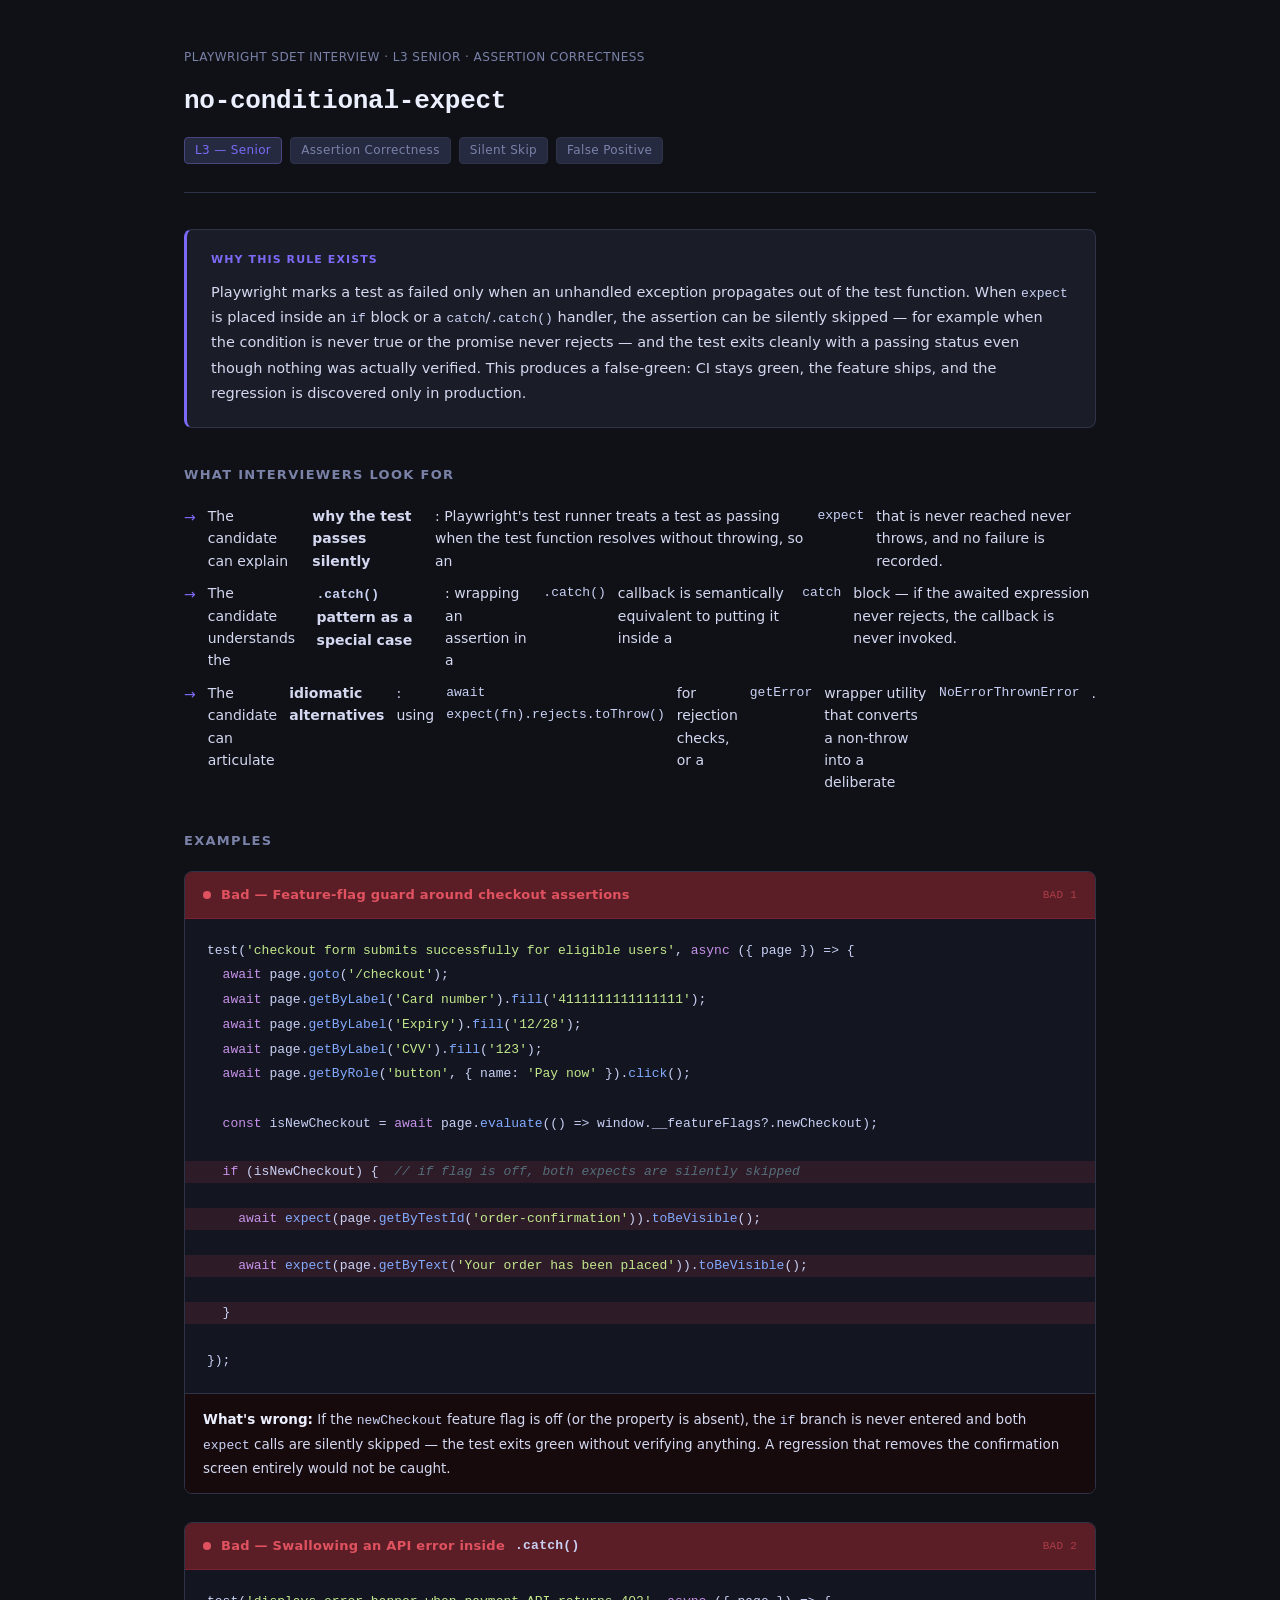
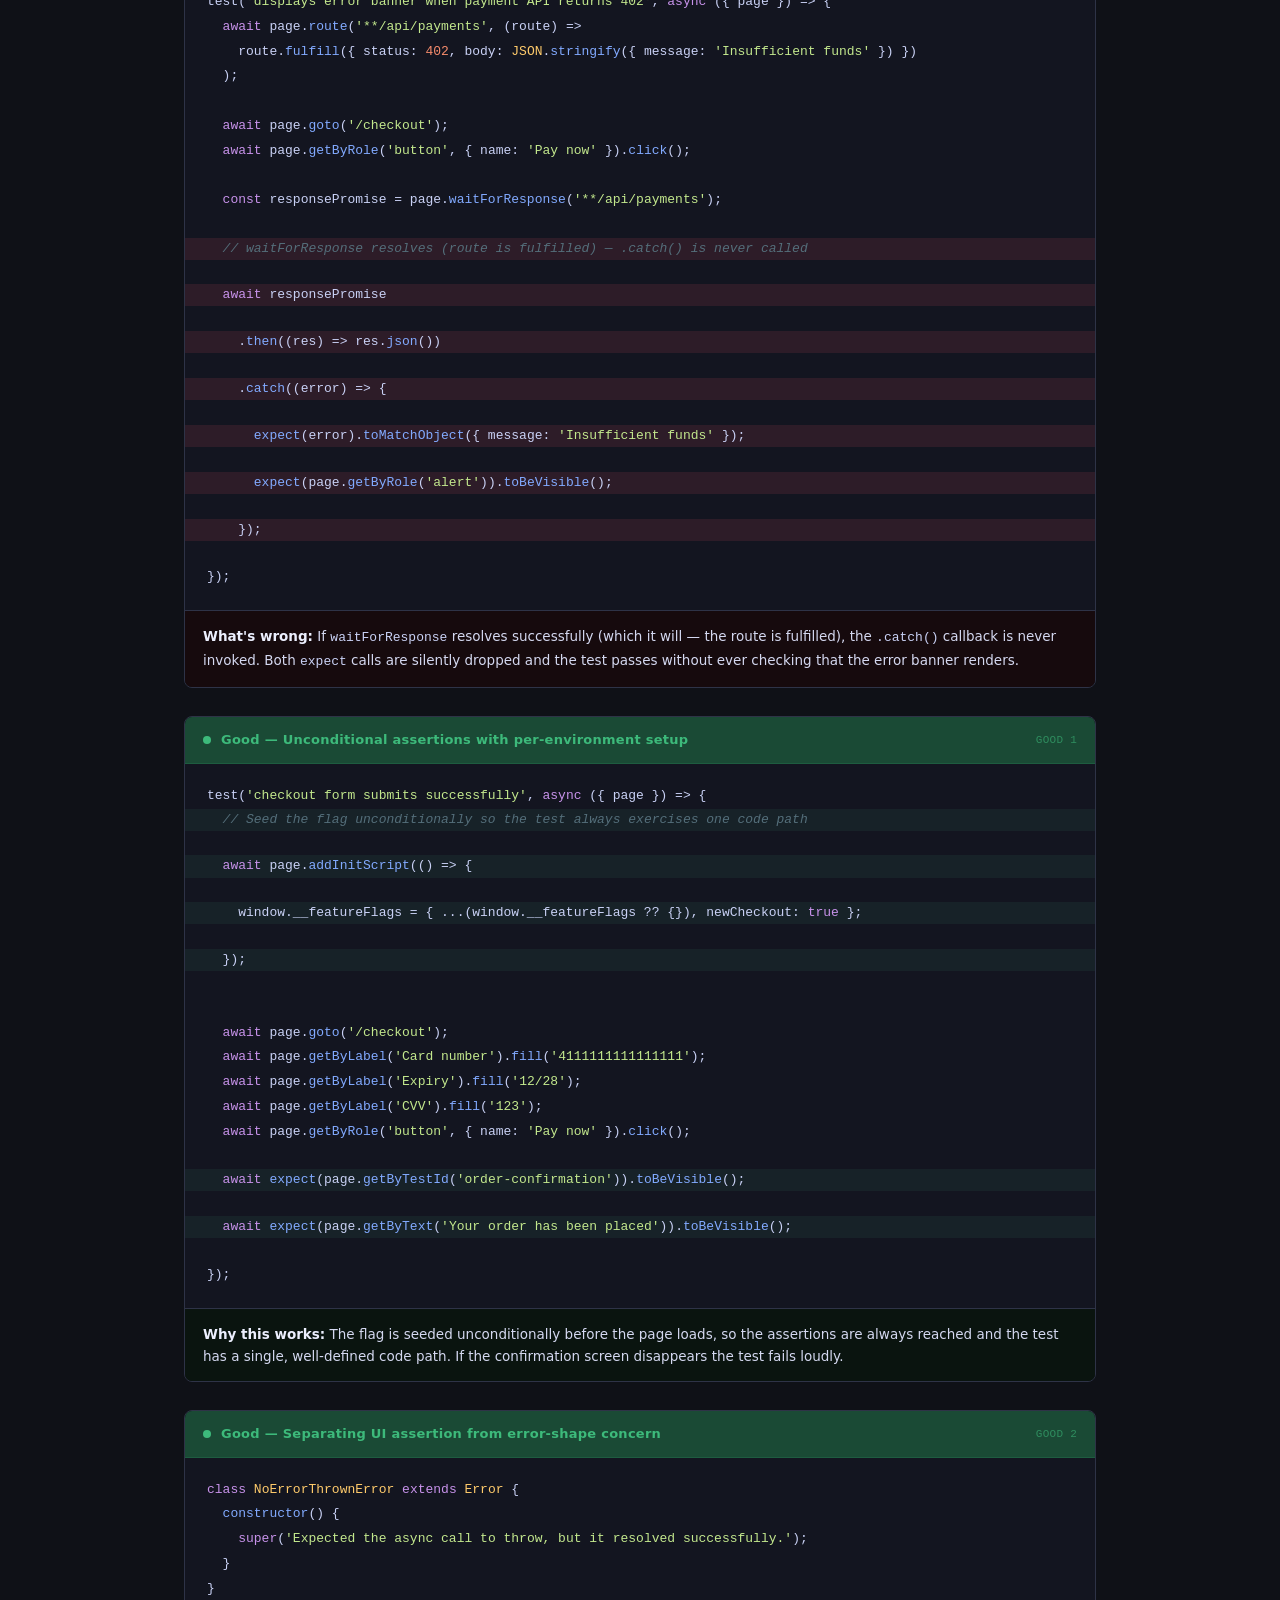
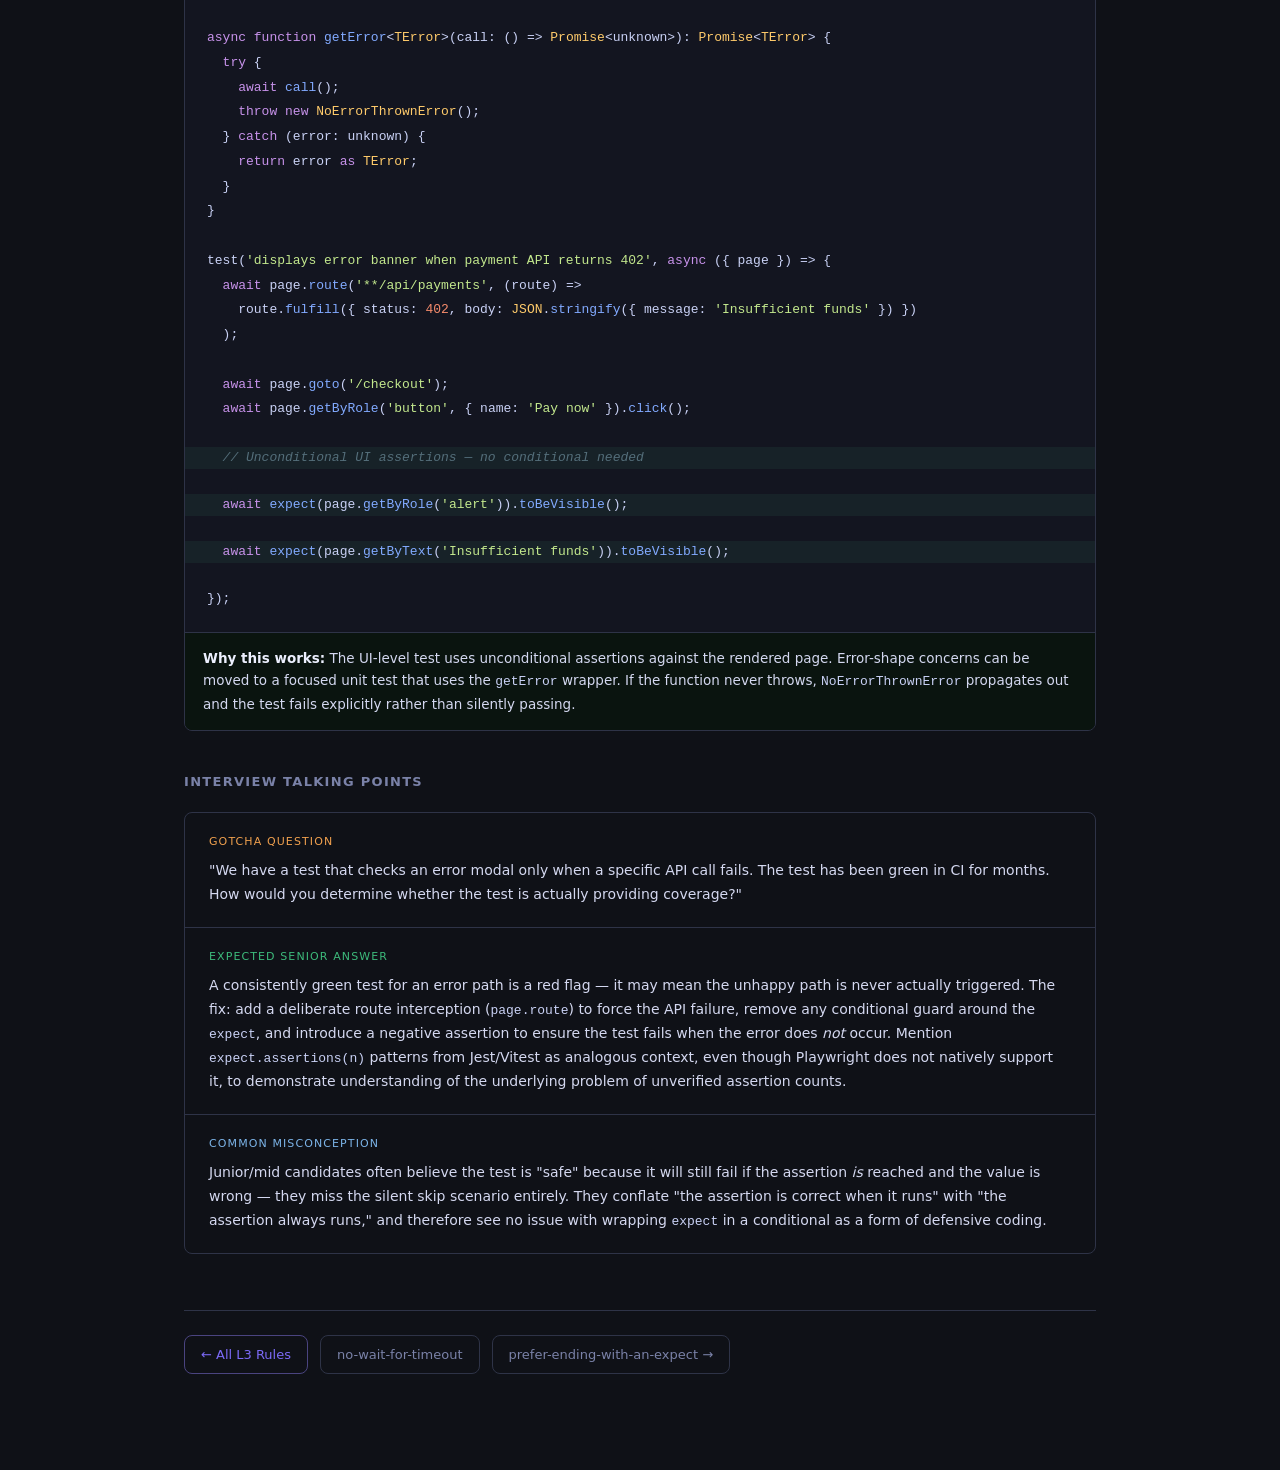
<file: rules/senior-l3/no-conditional-expect/reference.html>
<!DOCTYPE html>
<html lang="en">
<head>
<meta charset="UTF-8">
<meta name="viewport" content="width=device-width,initial-scale=1">
<title>no-conditional-expect · L3 Senior</title>
<link rel="stylesheet" href="../_base.css">
</head>
<body>
<div class="page-wrap">

  <header class="rule-header">
    <p class="breadcrumb">Playwright SDET Interview · L3 Senior · Assertion Correctness</p>
    <h1>no-conditional-expect</h1>
    <div class="tags">
      <span class="tag tier">L3 — Senior</span>
      <span class="tag">Assertion Correctness</span>
      <span class="tag">Silent Skip</span>
      <span class="tag">False Positive</span>
    </div>
  </header>

  <div class="why-box">
    <h2>Why this rule exists</h2>
    Playwright marks a test as failed only when an unhandled exception propagates out of the test function. When <code>expect</code> is placed inside an <code>if</code> block or a <code>catch</code>/<code>.catch()</code> handler, the assertion can be silently skipped — for example when the condition is never true or the promise never rejects — and the test exits cleanly with a passing status even though nothing was actually verified. This produces a false-green: CI stays green, the feature ships, and the regression is discovered only in production.
  </div>

  <h2 class="section-title">What interviewers look for</h2>
  <ul class="signals">
    <li>The candidate can explain <strong>why the test passes silently</strong>: Playwright's test runner treats a test as passing when the test function resolves without throwing, so an <code>expect</code> that is never reached never throws, and no failure is recorded.</li>
    <li>The candidate understands the <strong><code>.catch()</code> pattern as a special case</strong>: wrapping an assertion in a <code>.catch()</code> callback is semantically equivalent to putting it inside a <code>catch</code> block — if the awaited expression never rejects, the callback is never invoked.</li>
    <li>The candidate can articulate <strong>idiomatic alternatives</strong>: using <code>await expect(fn).rejects.toThrow()</code> for rejection checks, or a <code>getError</code> wrapper utility that converts a non-throw into a deliberate <code>NoErrorThrownError</code>.</li>
  </ul>

  <h2 class="section-title">Examples</h2>
  <div class="example-grid">

    <div class="example-card bad">
      <div class="card-header">
        <span class="dot"></span>
        Bad — Feature-flag guard around checkout assertions
        <span class="ex-num">BAD 1</span>
      </div>
      <div class="code-wrap"><pre><code>test(<span class="str">'checkout form submits successfully for eligible users'</span>, <span class="kw">async</span> ({ page }) =&gt; {
  <span class="kw">await</span> page.<span class="fn">goto</span>(<span class="str">'/checkout'</span>);
  <span class="kw">await</span> page.<span class="fn">getByLabel</span>(<span class="str">'Card number'</span>).<span class="fn">fill</span>(<span class="str">'4111111111111111'</span>);
  <span class="kw">await</span> page.<span class="fn">getByLabel</span>(<span class="str">'Expiry'</span>).<span class="fn">fill</span>(<span class="str">'12/28'</span>);
  <span class="kw">await</span> page.<span class="fn">getByLabel</span>(<span class="str">'CVV'</span>).<span class="fn">fill</span>(<span class="str">'123'</span>);
  <span class="kw">await</span> page.<span class="fn">getByRole</span>(<span class="str">'button'</span>, { name: <span class="str">'Pay now'</span> }).<span class="fn">click</span>();

  <span class="kw">const</span> isNewCheckout = <span class="kw">await</span> page.<span class="fn">evaluate</span>(() =&gt; window.__featureFlags?.newCheckout);

<span class="err-line">  <span class="kw">if</span> (isNewCheckout) {  <span class="cm">// if flag is off, both expects are silently skipped</span></span>
<span class="err-line">    <span class="kw">await</span> <span class="fn">expect</span>(page.<span class="fn">getByTestId</span>(<span class="str">'order-confirmation'</span>)).<span class="fn">toBeVisible</span>();</span>
<span class="err-line">    <span class="kw">await</span> <span class="fn">expect</span>(page.<span class="fn">getByText</span>(<span class="str">'Your order has been placed'</span>)).<span class="fn">toBeVisible</span>();</span>
<span class="err-line">  }</span>
});</code></pre></div>
      <div class="verdict"><strong>What's wrong:</strong> If the <code>newCheckout</code> feature flag is off (or the property is absent), the <code>if</code> branch is never entered and both <code>expect</code> calls are silently skipped — the test exits green without verifying anything. A regression that removes the confirmation screen entirely would not be caught.</div>
    </div>

    <div class="example-card bad">
      <div class="card-header">
        <span class="dot"></span>
        Bad — Swallowing an API error inside <code>.catch()</code>
        <span class="ex-num">BAD 2</span>
      </div>
      <div class="code-wrap"><pre><code>test(<span class="str">'displays error banner when payment API returns 402'</span>, <span class="kw">async</span> ({ page }) =&gt; {
  <span class="kw">await</span> page.<span class="fn">route</span>(<span class="str">'**/api/payments'</span>, (route) =&gt;
    route.<span class="fn">fulfill</span>({ status: <span class="num">402</span>, body: <span class="tp">JSON</span>.<span class="fn">stringify</span>({ message: <span class="str">'Insufficient funds'</span> }) })
  );

  <span class="kw">await</span> page.<span class="fn">goto</span>(<span class="str">'/checkout'</span>);
  <span class="kw">await</span> page.<span class="fn">getByRole</span>(<span class="str">'button'</span>, { name: <span class="str">'Pay now'</span> }).<span class="fn">click</span>();

  <span class="kw">const</span> responsePromise = page.<span class="fn">waitForResponse</span>(<span class="str">'**/api/payments'</span>);

<span class="err-line">  <span class="cm">// waitForResponse resolves (route is fulfilled) — .catch() is never called</span></span>
<span class="err-line">  <span class="kw">await</span> responsePromise</span>
<span class="err-line">    .<span class="fn">then</span>((res) =&gt; res.<span class="fn">json</span>())</span>
<span class="err-line">    .<span class="fn">catch</span>((error) =&gt; {</span>
<span class="err-line">      <span class="fn">expect</span>(error).<span class="fn">toMatchObject</span>({ message: <span class="str">'Insufficient funds'</span> });</span>
<span class="err-line">      <span class="fn">expect</span>(page.<span class="fn">getByRole</span>(<span class="str">'alert'</span>)).<span class="fn">toBeVisible</span>();</span>
<span class="err-line">    });</span>
});</code></pre></div>
      <div class="verdict"><strong>What's wrong:</strong> If <code>waitForResponse</code> resolves successfully (which it will — the route is fulfilled), the <code>.catch()</code> callback is never invoked. Both <code>expect</code> calls are silently dropped and the test passes without ever checking that the error banner renders.</div>
    </div>

    <div class="example-card good">
      <div class="card-header">
        <span class="dot"></span>
        Good — Unconditional assertions with per-environment setup
        <span class="ex-num">GOOD 1</span>
      </div>
      <div class="code-wrap"><pre><code>test(<span class="str">'checkout form submits successfully'</span>, <span class="kw">async</span> ({ page }) =&gt; {
<span class="ok-line">  <span class="cm">// Seed the flag unconditionally so the test always exercises one code path</span></span>
<span class="ok-line">  <span class="kw">await</span> page.<span class="fn">addInitScript</span>(() =&gt; {</span>
<span class="ok-line">    window.__featureFlags = { ...(window.__featureFlags ?? {}), newCheckout: <span class="kw">true</span> };</span>
<span class="ok-line">  });</span>

  <span class="kw">await</span> page.<span class="fn">goto</span>(<span class="str">'/checkout'</span>);
  <span class="kw">await</span> page.<span class="fn">getByLabel</span>(<span class="str">'Card number'</span>).<span class="fn">fill</span>(<span class="str">'4111111111111111'</span>);
  <span class="kw">await</span> page.<span class="fn">getByLabel</span>(<span class="str">'Expiry'</span>).<span class="fn">fill</span>(<span class="str">'12/28'</span>);
  <span class="kw">await</span> page.<span class="fn">getByLabel</span>(<span class="str">'CVV'</span>).<span class="fn">fill</span>(<span class="str">'123'</span>);
  <span class="kw">await</span> page.<span class="fn">getByRole</span>(<span class="str">'button'</span>, { name: <span class="str">'Pay now'</span> }).<span class="fn">click</span>();

<span class="ok-line">  <span class="kw">await</span> <span class="fn">expect</span>(page.<span class="fn">getByTestId</span>(<span class="str">'order-confirmation'</span>)).<span class="fn">toBeVisible</span>();</span>
<span class="ok-line">  <span class="kw">await</span> <span class="fn">expect</span>(page.<span class="fn">getByText</span>(<span class="str">'Your order has been placed'</span>)).<span class="fn">toBeVisible</span>();</span>
});</code></pre></div>
      <div class="verdict"><strong>Why this works:</strong> The flag is seeded unconditionally before the page loads, so the assertions are always reached and the test has a single, well-defined code path. If the confirmation screen disappears the test fails loudly.</div>
    </div>

    <div class="example-card good">
      <div class="card-header">
        <span class="dot"></span>
        Good — Separating UI assertion from error-shape concern
        <span class="ex-num">GOOD 2</span>
      </div>
      <div class="code-wrap"><pre><code><span class="kw">class</span> <span class="tp">NoErrorThrownError</span> <span class="kw">extends</span> <span class="tp">Error</span> {
  <span class="fn">constructor</span>() {
    <span class="kw">super</span>(<span class="str">'Expected the async call to throw, but it resolved successfully.'</span>);
  }
}

<span class="kw">async function</span> <span class="fn">getError</span>&lt;<span class="tp">TError</span>&gt;(call: () =&gt; <span class="tp">Promise</span>&lt;unknown&gt;): <span class="tp">Promise</span>&lt;<span class="tp">TError</span>&gt; {
  <span class="kw">try</span> {
    <span class="kw">await</span> <span class="fn">call</span>();
    <span class="kw">throw new</span> <span class="tp">NoErrorThrownError</span>();
  } <span class="kw">catch</span> (error: unknown) {
    <span class="kw">return</span> error <span class="kw">as</span> <span class="tp">TError</span>;
  }
}

test(<span class="str">'displays error banner when payment API returns 402'</span>, <span class="kw">async</span> ({ page }) =&gt; {
  <span class="kw">await</span> page.<span class="fn">route</span>(<span class="str">'**/api/payments'</span>, (route) =&gt;
    route.<span class="fn">fulfill</span>({ status: <span class="num">402</span>, body: <span class="tp">JSON</span>.<span class="fn">stringify</span>({ message: <span class="str">'Insufficient funds'</span> }) })
  );

  <span class="kw">await</span> page.<span class="fn">goto</span>(<span class="str">'/checkout'</span>);
  <span class="kw">await</span> page.<span class="fn">getByRole</span>(<span class="str">'button'</span>, { name: <span class="str">'Pay now'</span> }).<span class="fn">click</span>();

<span class="ok-line">  <span class="cm">// Unconditional UI assertions — no conditional needed</span></span>
<span class="ok-line">  <span class="kw">await</span> <span class="fn">expect</span>(page.<span class="fn">getByRole</span>(<span class="str">'alert'</span>)).<span class="fn">toBeVisible</span>();</span>
<span class="ok-line">  <span class="kw">await</span> <span class="fn">expect</span>(page.<span class="fn">getByText</span>(<span class="str">'Insufficient funds'</span>)).<span class="fn">toBeVisible</span>();</span>
});</code></pre></div>
      <div class="verdict"><strong>Why this works:</strong> The UI-level test uses unconditional assertions against the rendered page. Error-shape concerns can be moved to a focused unit test that uses the <code>getError</code> wrapper. If the function never throws, <code>NoErrorThrownError</code> propagates out and the test fails explicitly rather than silently passing.</div>
    </div>

  </div>

  <h2 class="section-title">Interview talking points</h2>
  <div class="tp-section">
    <div class="tp-item gotcha">
      <div class="tp-label">Gotcha question</div>
      <p>"We have a test that checks an error modal only when a specific API call fails. The test has been green in CI for months. How would you determine whether the test is actually providing coverage?"</p>
    </div>
    <div class="tp-item expected">
      <div class="tp-label">Expected senior answer</div>
      <p>A consistently green test for an error path is a red flag — it may mean the unhappy path is never actually triggered. The fix: add a deliberate route interception (<code>page.route</code>) to force the API failure, remove any conditional guard around the <code>expect</code>, and introduce a negative assertion to ensure the test fails when the error does <em>not</em> occur. Mention <code>expect.assertions(n)</code> patterns from Jest/Vitest as analogous context, even though Playwright does not natively support it, to demonstrate understanding of the underlying problem of unverified assertion counts.</p>
    </div>
    <div class="tp-item misconception">
      <div class="tp-label">Common misconception</div>
      <p>Junior/mid candidates often believe the test is "safe" because it will still fail if the assertion <em>is</em> reached and the value is wrong — they miss the silent skip scenario entirely. They conflate "the assertion is correct when it runs" with "the assertion always runs," and therefore see no issue with wrapping <code>expect</code> in a conditional as a form of defensive coding.</p>
    </div>
  </div>

  <nav class="page-nav">
    <a class="nav-link home" href="../index.html">← All L3 Rules</a>
    <a class="nav-link" href="../no-wait-for-timeout/reference.html">no-wait-for-timeout</a>
    <a class="nav-link" href="../prefer-ending-with-an-expect/reference.html">prefer-ending-with-an-expect →</a>
  </nav>

</div>
</body>
</html>
</file>
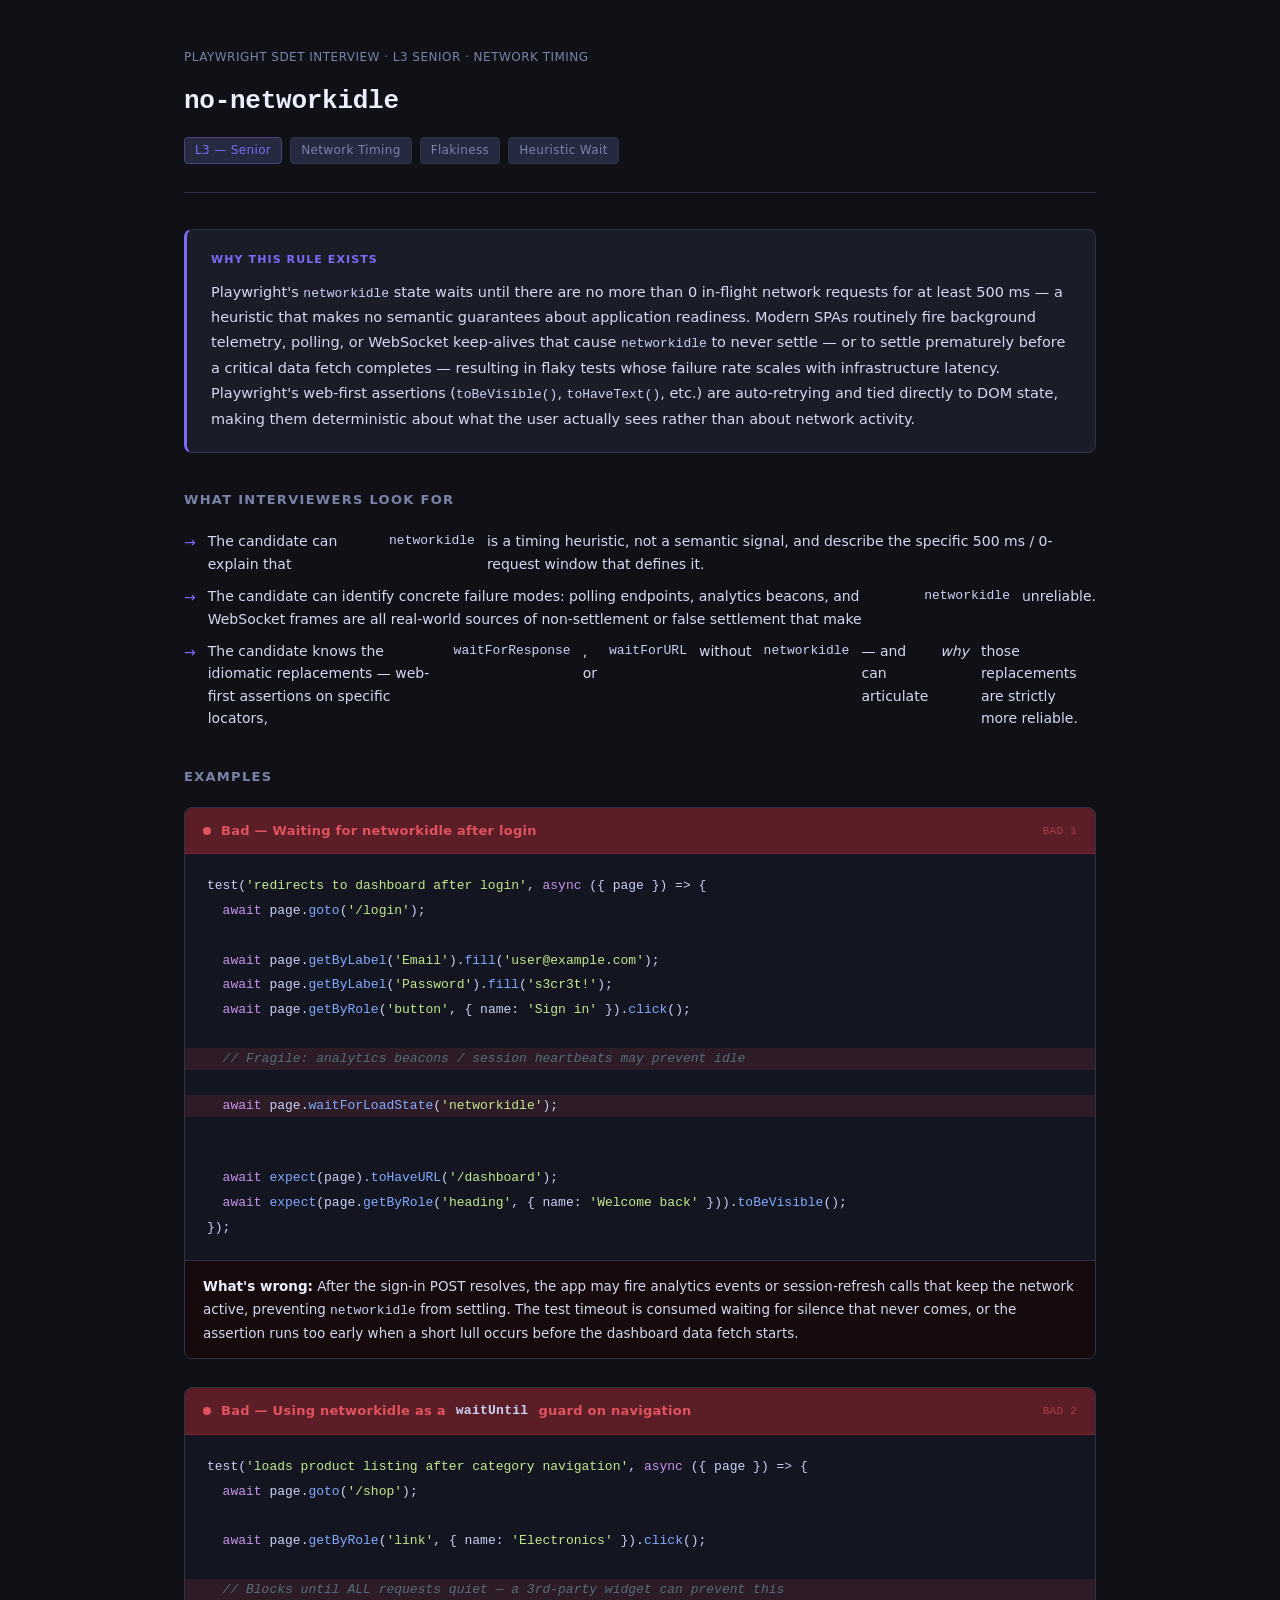
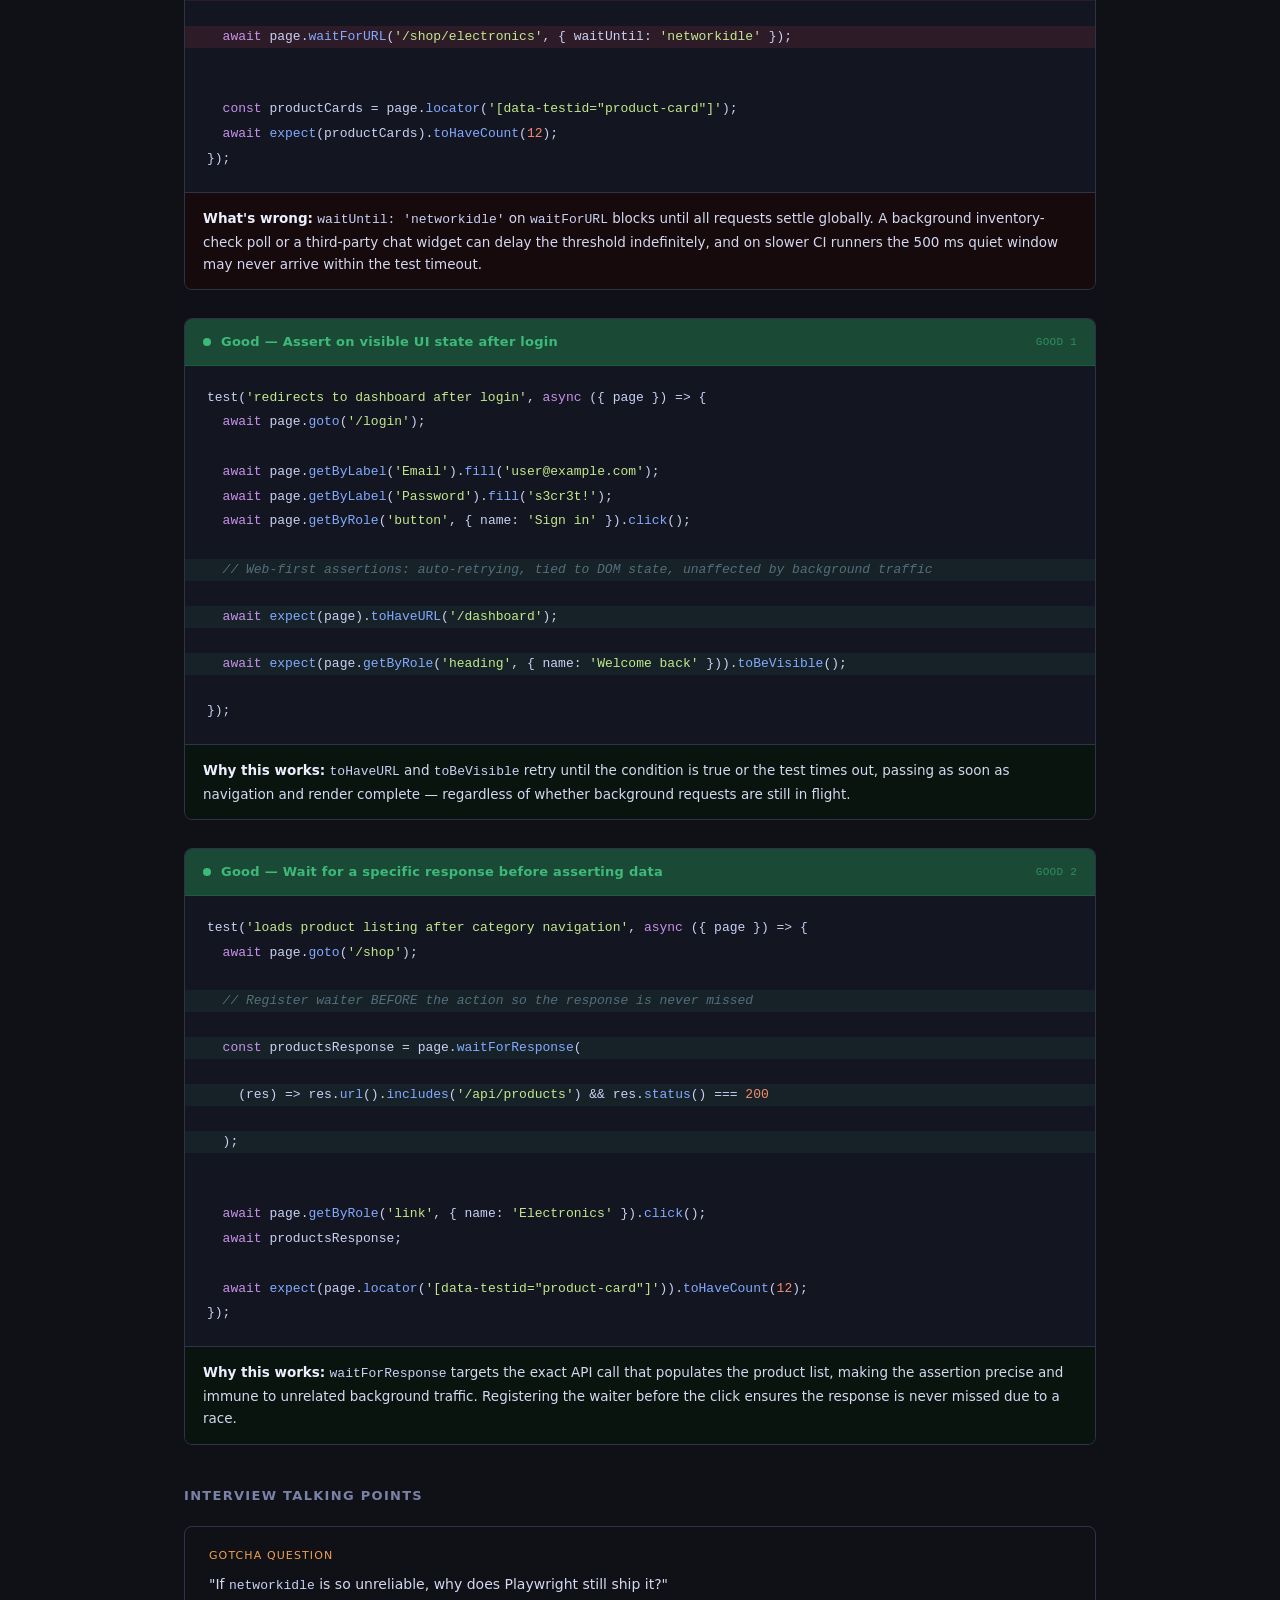
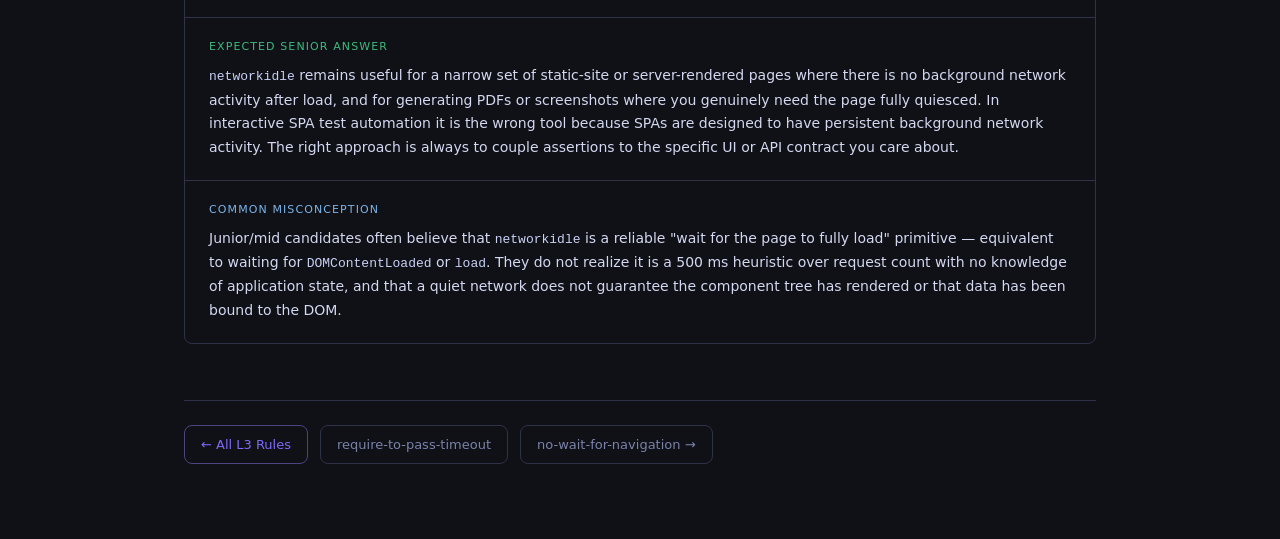
<file: rules/senior-l3/no-networkidle/reference.html>
<!DOCTYPE html>
<html lang="en">
<head>
<meta charset="UTF-8">
<meta name="viewport" content="width=device-width,initial-scale=1">
<title>no-networkidle · L3 Senior</title>
<link rel="stylesheet" href="../_base.css">
</head>
<body>
<div class="page-wrap">

  <header class="rule-header">
    <p class="breadcrumb">Playwright SDET Interview · L3 Senior · Network Timing</p>
    <h1>no-networkidle</h1>
    <div class="tags">
      <span class="tag tier">L3 — Senior</span>
      <span class="tag">Network Timing</span>
      <span class="tag">Flakiness</span>
      <span class="tag">Heuristic Wait</span>
    </div>
  </header>

  <div class="why-box">
    <h2>Why this rule exists</h2>
    Playwright's <code>networkidle</code> state waits until there are no more than 0 in-flight network requests for at least 500 ms — a heuristic that makes no semantic guarantees about application readiness. Modern SPAs routinely fire background telemetry, polling, or WebSocket keep-alives that cause <code>networkidle</code> to never settle — or to settle prematurely before a critical data fetch completes — resulting in flaky tests whose failure rate scales with infrastructure latency. Playwright's web-first assertions (<code>toBeVisible()</code>, <code>toHaveText()</code>, etc.) are auto-retrying and tied directly to DOM state, making them deterministic about what the user actually sees rather than about network activity.
  </div>

  <h2 class="section-title">What interviewers look for</h2>
  <ul class="signals">
    <li>The candidate can explain that <code>networkidle</code> is a timing heuristic, not a semantic signal, and describe the specific 500 ms / 0-request window that defines it.</li>
    <li>The candidate can identify concrete failure modes: polling endpoints, analytics beacons, and WebSocket frames are all real-world sources of non-settlement or false settlement that make <code>networkidle</code> unreliable.</li>
    <li>The candidate knows the idiomatic replacements — web-first assertions on specific locators, <code>waitForResponse</code>, or <code>waitForURL</code> without <code>networkidle</code> — and can articulate <em>why</em> those replacements are strictly more reliable.</li>
  </ul>

  <h2 class="section-title">Examples</h2>
  <div class="example-grid">

    <div class="example-card bad">
      <div class="card-header">
        <span class="dot"></span>
        Bad — Waiting for networkidle after login
        <span class="ex-num">BAD 1</span>
      </div>
      <div class="code-wrap"><pre><code>test(<span class="str">'redirects to dashboard after login'</span>, <span class="kw">async</span> ({ page }) =&gt; {
  <span class="kw">await</span> page.<span class="fn">goto</span>(<span class="str">'/login'</span>);

  <span class="kw">await</span> page.<span class="fn">getByLabel</span>(<span class="str">'Email'</span>).<span class="fn">fill</span>(<span class="str">'user@example.com'</span>);
  <span class="kw">await</span> page.<span class="fn">getByLabel</span>(<span class="str">'Password'</span>).<span class="fn">fill</span>(<span class="str">'s3cr3t!'</span>);
  <span class="kw">await</span> page.<span class="fn">getByRole</span>(<span class="str">'button'</span>, { name: <span class="str">'Sign in'</span> }).<span class="fn">click</span>();

<span class="err-line">  <span class="cm">// Fragile: analytics beacons / session heartbeats may prevent idle</span></span>
<span class="err-line">  <span class="kw">await</span> page.<span class="fn">waitForLoadState</span>(<span class="str">'networkidle'</span>);</span>

  <span class="kw">await</span> <span class="fn">expect</span>(page).<span class="fn">toHaveURL</span>(<span class="str">'/dashboard'</span>);
  <span class="kw">await</span> <span class="fn">expect</span>(page.<span class="fn">getByRole</span>(<span class="str">'heading'</span>, { name: <span class="str">'Welcome back'</span> })).<span class="fn">toBeVisible</span>();
});</code></pre></div>
      <div class="verdict"><strong>What's wrong:</strong> After the sign-in POST resolves, the app may fire analytics events or session-refresh calls that keep the network active, preventing <code>networkidle</code> from settling. The test timeout is consumed waiting for silence that never comes, or the assertion runs too early when a short lull occurs before the dashboard data fetch starts.</div>
    </div>

    <div class="example-card bad">
      <div class="card-header">
        <span class="dot"></span>
        Bad — Using networkidle as a <code>waitUntil</code> guard on navigation
        <span class="ex-num">BAD 2</span>
      </div>
      <div class="code-wrap"><pre><code>test(<span class="str">'loads product listing after category navigation'</span>, <span class="kw">async</span> ({ page }) =&gt; {
  <span class="kw">await</span> page.<span class="fn">goto</span>(<span class="str">'/shop'</span>);

  <span class="kw">await</span> page.<span class="fn">getByRole</span>(<span class="str">'link'</span>, { name: <span class="str">'Electronics'</span> }).<span class="fn">click</span>();

<span class="err-line">  <span class="cm">// Blocks until ALL requests quiet — a 3rd-party widget can prevent this</span></span>
<span class="err-line">  <span class="kw">await</span> page.<span class="fn">waitForURL</span>(<span class="str">'/shop/electronics'</span>, { waitUntil: <span class="str">'networkidle'</span> });</span>

  <span class="kw">const</span> productCards = page.<span class="fn">locator</span>(<span class="str">'[data-testid="product-card"]'</span>);
  <span class="kw">await</span> <span class="fn">expect</span>(productCards).<span class="fn">toHaveCount</span>(<span class="num">12</span>);
});</code></pre></div>
      <div class="verdict"><strong>What's wrong:</strong> <code>waitUntil: 'networkidle'</code> on <code>waitForURL</code> blocks until all requests settle globally. A background inventory-check poll or a third-party chat widget can delay the threshold indefinitely, and on slower CI runners the 500 ms quiet window may never arrive within the test timeout.</div>
    </div>

    <div class="example-card good">
      <div class="card-header">
        <span class="dot"></span>
        Good — Assert on visible UI state after login
        <span class="ex-num">GOOD 1</span>
      </div>
      <div class="code-wrap"><pre><code>test(<span class="str">'redirects to dashboard after login'</span>, <span class="kw">async</span> ({ page }) =&gt; {
  <span class="kw">await</span> page.<span class="fn">goto</span>(<span class="str">'/login'</span>);

  <span class="kw">await</span> page.<span class="fn">getByLabel</span>(<span class="str">'Email'</span>).<span class="fn">fill</span>(<span class="str">'user@example.com'</span>);
  <span class="kw">await</span> page.<span class="fn">getByLabel</span>(<span class="str">'Password'</span>).<span class="fn">fill</span>(<span class="str">'s3cr3t!'</span>);
  <span class="kw">await</span> page.<span class="fn">getByRole</span>(<span class="str">'button'</span>, { name: <span class="str">'Sign in'</span> }).<span class="fn">click</span>();

<span class="ok-line">  <span class="cm">// Web-first assertions: auto-retrying, tied to DOM state, unaffected by background traffic</span></span>
<span class="ok-line">  <span class="kw">await</span> <span class="fn">expect</span>(page).<span class="fn">toHaveURL</span>(<span class="str">'/dashboard'</span>);</span>
<span class="ok-line">  <span class="kw">await</span> <span class="fn">expect</span>(page.<span class="fn">getByRole</span>(<span class="str">'heading'</span>, { name: <span class="str">'Welcome back'</span> })).<span class="fn">toBeVisible</span>();</span>
});</code></pre></div>
      <div class="verdict"><strong>Why this works:</strong> <code>toHaveURL</code> and <code>toBeVisible</code> retry until the condition is true or the test times out, passing as soon as navigation and render complete — regardless of whether background requests are still in flight.</div>
    </div>

    <div class="example-card good">
      <div class="card-header">
        <span class="dot"></span>
        Good — Wait for a specific response before asserting data
        <span class="ex-num">GOOD 2</span>
      </div>
      <div class="code-wrap"><pre><code>test(<span class="str">'loads product listing after category navigation'</span>, <span class="kw">async</span> ({ page }) =&gt; {
  <span class="kw">await</span> page.<span class="fn">goto</span>(<span class="str">'/shop'</span>);

<span class="ok-line">  <span class="cm">// Register waiter BEFORE the action so the response is never missed</span></span>
<span class="ok-line">  <span class="kw">const</span> productsResponse = page.<span class="fn">waitForResponse</span>(</span>
<span class="ok-line">    (res) =&gt; res.<span class="fn">url</span>().<span class="fn">includes</span>(<span class="str">'/api/products'</span>) &amp;&amp; res.<span class="fn">status</span>() === <span class="num">200</span></span>
<span class="ok-line">  );</span>

  <span class="kw">await</span> page.<span class="fn">getByRole</span>(<span class="str">'link'</span>, { name: <span class="str">'Electronics'</span> }).<span class="fn">click</span>();
  <span class="kw">await</span> productsResponse;

  <span class="kw">await</span> <span class="fn">expect</span>(page.<span class="fn">locator</span>(<span class="str">'[data-testid="product-card"]'</span>)).<span class="fn">toHaveCount</span>(<span class="num">12</span>);
});</code></pre></div>
      <div class="verdict"><strong>Why this works:</strong> <code>waitForResponse</code> targets the exact API call that populates the product list, making the assertion precise and immune to unrelated background traffic. Registering the waiter before the click ensures the response is never missed due to a race.</div>
    </div>

  </div>

  <h2 class="section-title">Interview talking points</h2>
  <div class="tp-section">
    <div class="tp-item gotcha">
      <div class="tp-label">Gotcha question</div>
      <p>"If <code>networkidle</code> is so unreliable, why does Playwright still ship it?"</p>
    </div>
    <div class="tp-item expected">
      <div class="tp-label">Expected senior answer</div>
      <p><code>networkidle</code> remains useful for a narrow set of static-site or server-rendered pages where there is no background network activity after load, and for generating PDFs or screenshots where you genuinely need the page fully quiesced. In interactive SPA test automation it is the wrong tool because SPAs are designed to have persistent background network activity. The right approach is always to couple assertions to the specific UI or API contract you care about.</p>
    </div>
    <div class="tp-item misconception">
      <div class="tp-label">Common misconception</div>
      <p>Junior/mid candidates often believe that <code>networkidle</code> is a reliable "wait for the page to fully load" primitive — equivalent to waiting for <code>DOMContentLoaded</code> or <code>load</code>. They do not realize it is a 500 ms heuristic over request count with no knowledge of application state, and that a quiet network does not guarantee the component tree has rendered or that data has been bound to the DOM.</p>
    </div>
  </div>

  <nav class="page-nav">
    <a class="nav-link home" href="../index.html">← All L3 Rules</a>
    <a class="nav-link" href="../require-to-pass-timeout/reference.html">require-to-pass-timeout</a>
    <a class="nav-link" href="../no-wait-for-navigation/reference.html">no-wait-for-navigation →</a>
  </nav>

</div>
</body>
</html>
</file>
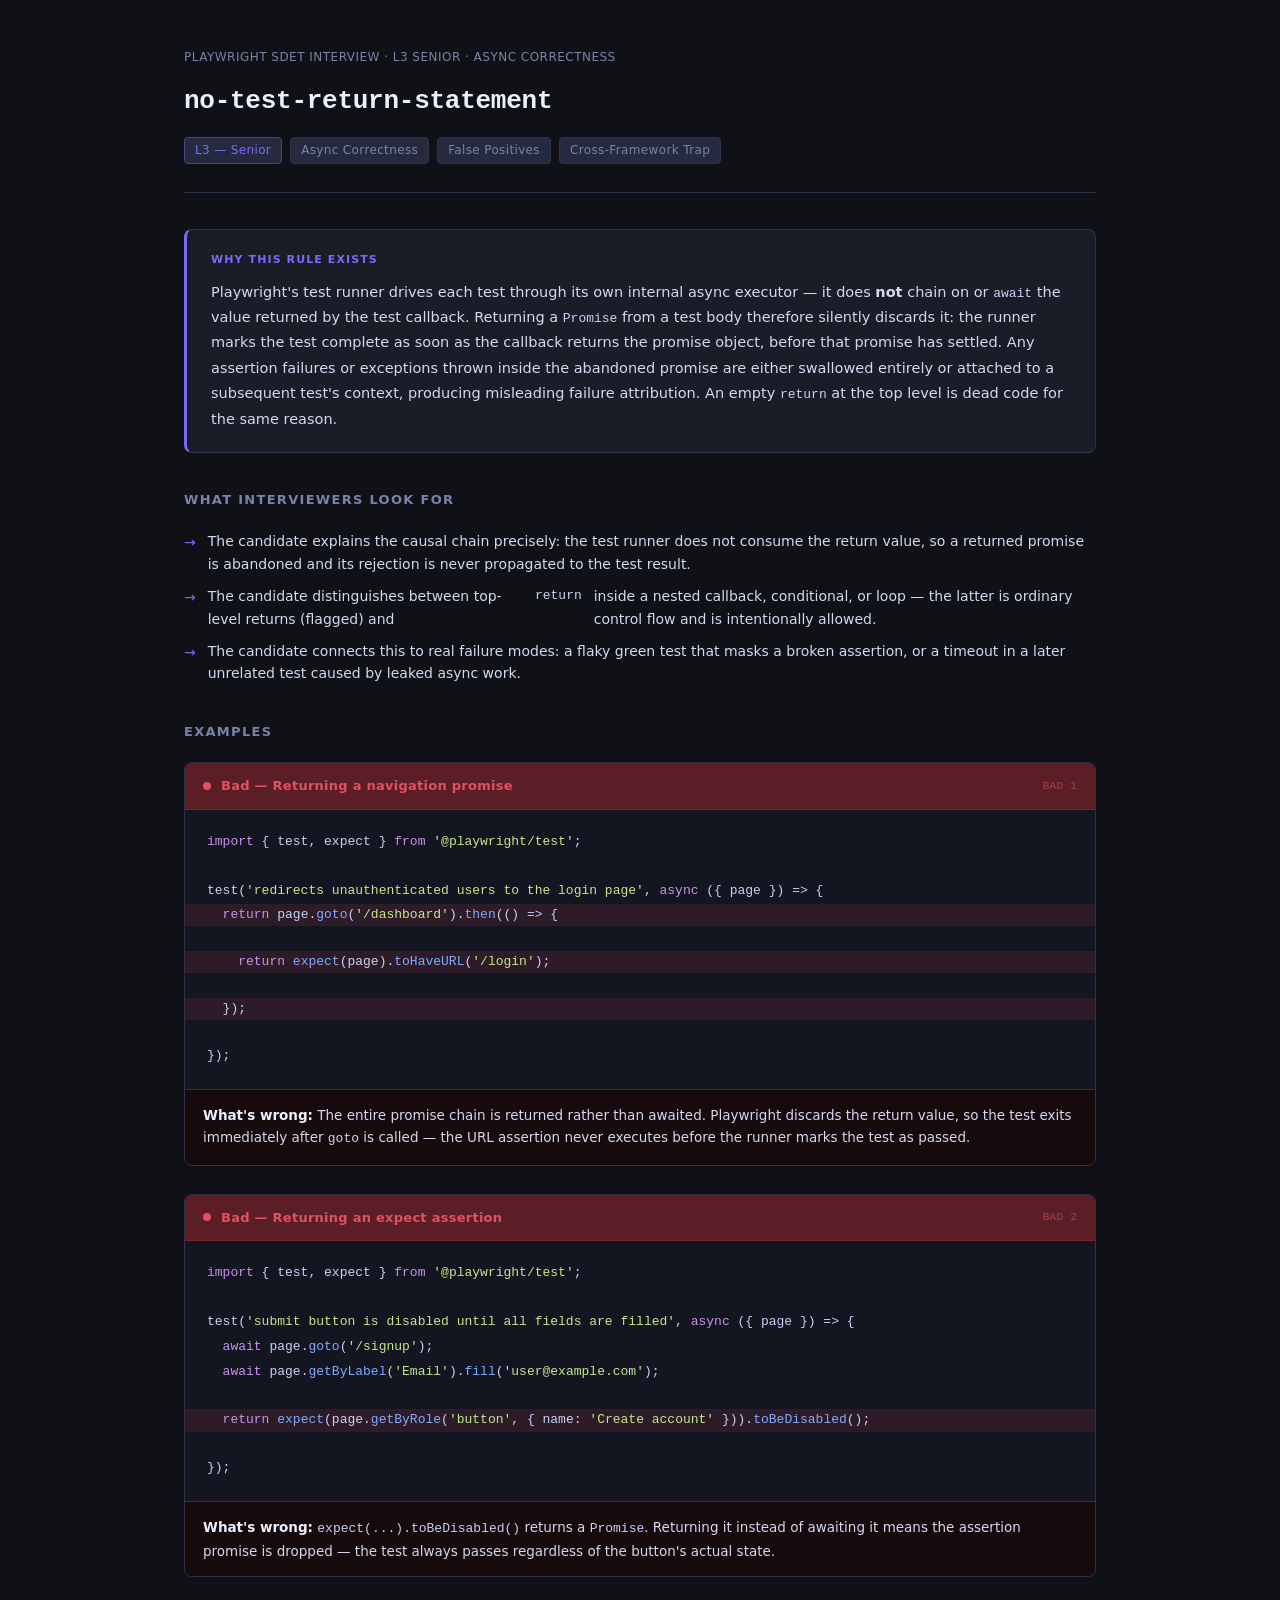
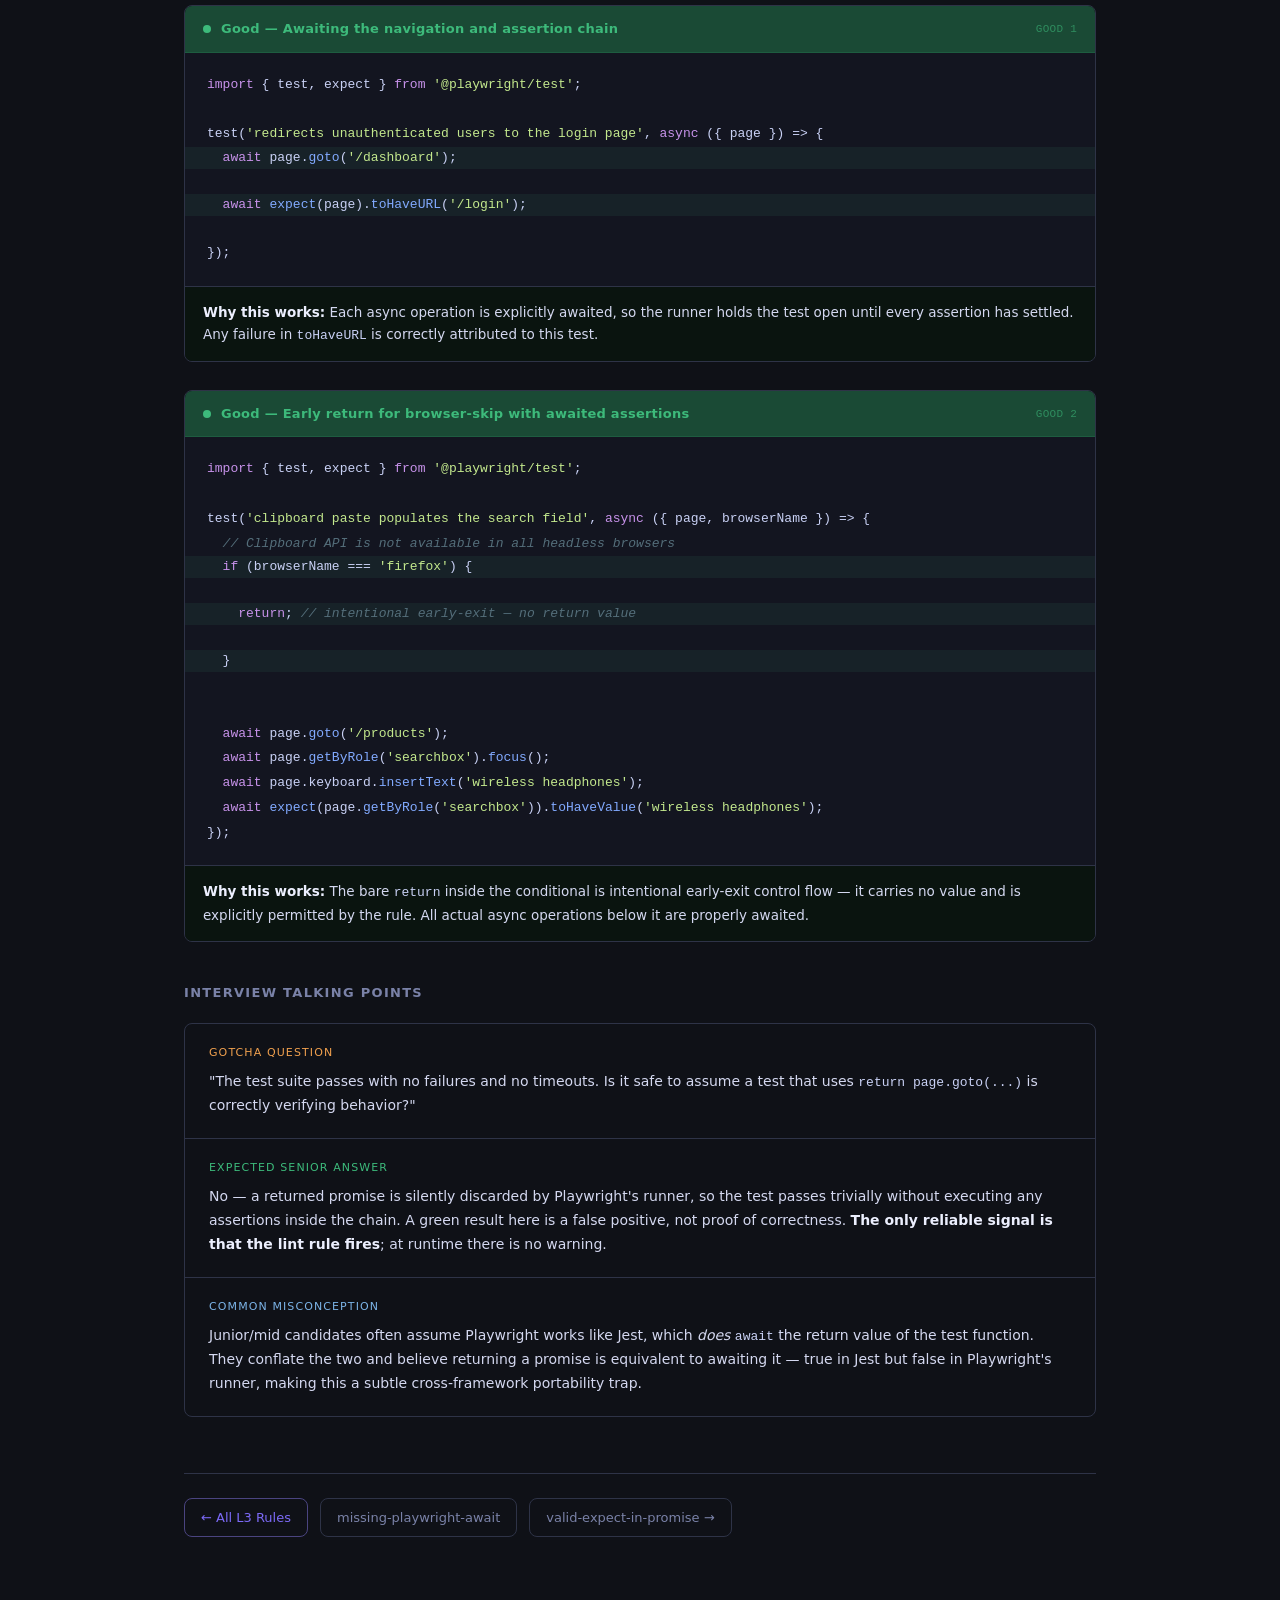
<file: rules/senior-l3/no-test-return-statement/reference.html>
<!DOCTYPE html>
<html lang="en">
<head>
<meta charset="UTF-8">
<meta name="viewport" content="width=device-width,initial-scale=1">
<title>no-test-return-statement · L3 Senior</title>
<link rel="stylesheet" href="../_base.css">
</head>
<body>
<div class="page-wrap">

  <header class="rule-header">
    <p class="breadcrumb">Playwright SDET Interview · L3 Senior · Async Correctness</p>
    <h1>no-test-return-statement</h1>
    <div class="tags">
      <span class="tag tier">L3 — Senior</span>
      <span class="tag">Async Correctness</span>
      <span class="tag">False Positives</span>
      <span class="tag">Cross-Framework Trap</span>
    </div>
  </header>

  <div class="why-box">
    <h2>Why this rule exists</h2>
    Playwright's test runner drives each test through its own internal async executor — it does <strong>not</strong> chain on or <code>await</code> the value returned by the test callback. Returning a <code>Promise</code> from a test body therefore silently discards it: the runner marks the test complete as soon as the callback returns the promise object, before that promise has settled. Any assertion failures or exceptions thrown inside the abandoned promise are either swallowed entirely or attached to a subsequent test's context, producing misleading failure attribution. An empty <code>return</code> at the top level is dead code for the same reason.
  </div>

  <h2 class="section-title">What interviewers look for</h2>
  <ul class="signals">
    <li>The candidate explains the causal chain precisely: the test runner does not consume the return value, so a returned promise is abandoned and its rejection is never propagated to the test result.</li>
    <li>The candidate distinguishes between top-level returns (flagged) and <code>return</code> inside a nested callback, conditional, or loop — the latter is ordinary control flow and is intentionally allowed.</li>
    <li>The candidate connects this to real failure modes: a flaky green test that masks a broken assertion, or a timeout in a later unrelated test caused by leaked async work.</li>
  </ul>

  <h2 class="section-title">Examples</h2>
  <div class="example-grid">

    <div class="example-card bad">
      <div class="card-header">
        <span class="dot"></span>
        Bad — Returning a navigation promise
        <span class="ex-num">BAD 1</span>
      </div>
      <div class="code-wrap"><pre><code><span class="kw">import</span> { test, expect } <span class="kw">from</span> <span class="str">'@playwright/test'</span>;

test(<span class="str">'redirects unauthenticated users to the login page'</span>, <span class="kw">async</span> ({ page }) =&gt; {
<span class="err-line">  <span class="kw">return</span> page.<span class="fn">goto</span>(<span class="str">'/dashboard'</span>).<span class="fn">then</span>(() =&gt; {</span>
<span class="err-line">    <span class="kw">return</span> <span class="fn">expect</span>(page).<span class="fn">toHaveURL</span>(<span class="str">'/login'</span>);</span>
<span class="err-line">  });</span>
});</code></pre></div>
      <div class="verdict"><strong>What's wrong:</strong> The entire promise chain is returned rather than awaited. Playwright discards the return value, so the test exits immediately after <code>goto</code> is called — the URL assertion never executes before the runner marks the test as passed.</div>
    </div>

    <div class="example-card bad">
      <div class="card-header">
        <span class="dot"></span>
        Bad — Returning an expect assertion
        <span class="ex-num">BAD 2</span>
      </div>
      <div class="code-wrap"><pre><code><span class="kw">import</span> { test, expect } <span class="kw">from</span> <span class="str">'@playwright/test'</span>;

test(<span class="str">'submit button is disabled until all fields are filled'</span>, <span class="kw">async</span> ({ page }) =&gt; {
  <span class="kw">await</span> page.<span class="fn">goto</span>(<span class="str">'/signup'</span>);
  <span class="kw">await</span> page.<span class="fn">getByLabel</span>(<span class="str">'Email'</span>).<span class="fn">fill</span>(<span class="str">'user@example.com'</span>);

<span class="err-line">  <span class="kw">return</span> <span class="fn">expect</span>(page.<span class="fn">getByRole</span>(<span class="str">'button'</span>, { name: <span class="str">'Create account'</span> })).<span class="fn">toBeDisabled</span>();</span>
});</code></pre></div>
      <div class="verdict"><strong>What's wrong:</strong> <code>expect(...).toBeDisabled()</code> returns a <code>Promise</code>. Returning it instead of awaiting it means the assertion promise is dropped — the test always passes regardless of the button's actual state.</div>
    </div>

    <div class="example-card good">
      <div class="card-header">
        <span class="dot"></span>
        Good — Awaiting the navigation and assertion chain
        <span class="ex-num">GOOD 1</span>
      </div>
      <div class="code-wrap"><pre><code><span class="kw">import</span> { test, expect } <span class="kw">from</span> <span class="str">'@playwright/test'</span>;

test(<span class="str">'redirects unauthenticated users to the login page'</span>, <span class="kw">async</span> ({ page }) =&gt; {
<span class="ok-line">  <span class="kw">await</span> page.<span class="fn">goto</span>(<span class="str">'/dashboard'</span>);</span>
<span class="ok-line">  <span class="kw">await</span> <span class="fn">expect</span>(page).<span class="fn">toHaveURL</span>(<span class="str">'/login'</span>);</span>
});</code></pre></div>
      <div class="verdict"><strong>Why this works:</strong> Each async operation is explicitly awaited, so the runner holds the test open until every assertion has settled. Any failure in <code>toHaveURL</code> is correctly attributed to this test.</div>
    </div>

    <div class="example-card good">
      <div class="card-header">
        <span class="dot"></span>
        Good — Early return for browser-skip with awaited assertions
        <span class="ex-num">GOOD 2</span>
      </div>
      <div class="code-wrap"><pre><code><span class="kw">import</span> { test, expect } <span class="kw">from</span> <span class="str">'@playwright/test'</span>;

test(<span class="str">'clipboard paste populates the search field'</span>, <span class="kw">async</span> ({ page, browserName }) =&gt; {
  <span class="cm">// Clipboard API is not available in all headless browsers</span>
<span class="ok-line">  <span class="kw">if</span> (browserName === <span class="str">'firefox'</span>) {</span>
<span class="ok-line">    <span class="kw">return</span>; <span class="cm">// intentional early-exit — no return value</span></span>
<span class="ok-line">  }</span>

  <span class="kw">await</span> page.<span class="fn">goto</span>(<span class="str">'/products'</span>);
  <span class="kw">await</span> page.<span class="fn">getByRole</span>(<span class="str">'searchbox'</span>).<span class="fn">focus</span>();
  <span class="kw">await</span> page.keyboard.<span class="fn">insertText</span>(<span class="str">'wireless headphones'</span>);
  <span class="kw">await</span> <span class="fn">expect</span>(page.<span class="fn">getByRole</span>(<span class="str">'searchbox'</span>)).<span class="fn">toHaveValue</span>(<span class="str">'wireless headphones'</span>);
});</code></pre></div>
      <div class="verdict"><strong>Why this works:</strong> The bare <code>return</code> inside the conditional is intentional early-exit control flow — it carries no value and is explicitly permitted by the rule. All actual async operations below it are properly awaited.</div>
    </div>

  </div>

  <h2 class="section-title">Interview talking points</h2>
  <div class="tp-section">
    <div class="tp-item gotcha">
      <div class="tp-label">Gotcha question</div>
      <p>"The test suite passes with no failures and no timeouts. Is it safe to assume a test that uses <code>return page.goto(...)</code> is correctly verifying behavior?"</p>
    </div>
    <div class="tp-item expected">
      <div class="tp-label">Expected senior answer</div>
      <p>No — a returned promise is silently discarded by Playwright's runner, so the test passes trivially without executing any assertions inside the chain. A green result here is a false positive, not proof of correctness. <strong>The only reliable signal is that the lint rule fires</strong>; at runtime there is no warning.</p>
    </div>
    <div class="tp-item misconception">
      <div class="tp-label">Common misconception</div>
      <p>Junior/mid candidates often assume Playwright works like Jest, which <em>does</em> <code>await</code> the return value of the test function. They conflate the two and believe returning a promise is equivalent to awaiting it — true in Jest but false in Playwright's runner, making this a subtle cross-framework portability trap.</p>
    </div>
  </div>

  <nav class="page-nav">
    <a class="nav-link home" href="../index.html">← All L3 Rules</a>
    <a class="nav-link" href="../missing-playwright-await/reference.html">missing-playwright-await</a>
    <a class="nav-link" href="../valid-expect-in-promise/reference.html">valid-expect-in-promise →</a>
  </nav>

</div>
</body>
</html>
</file>
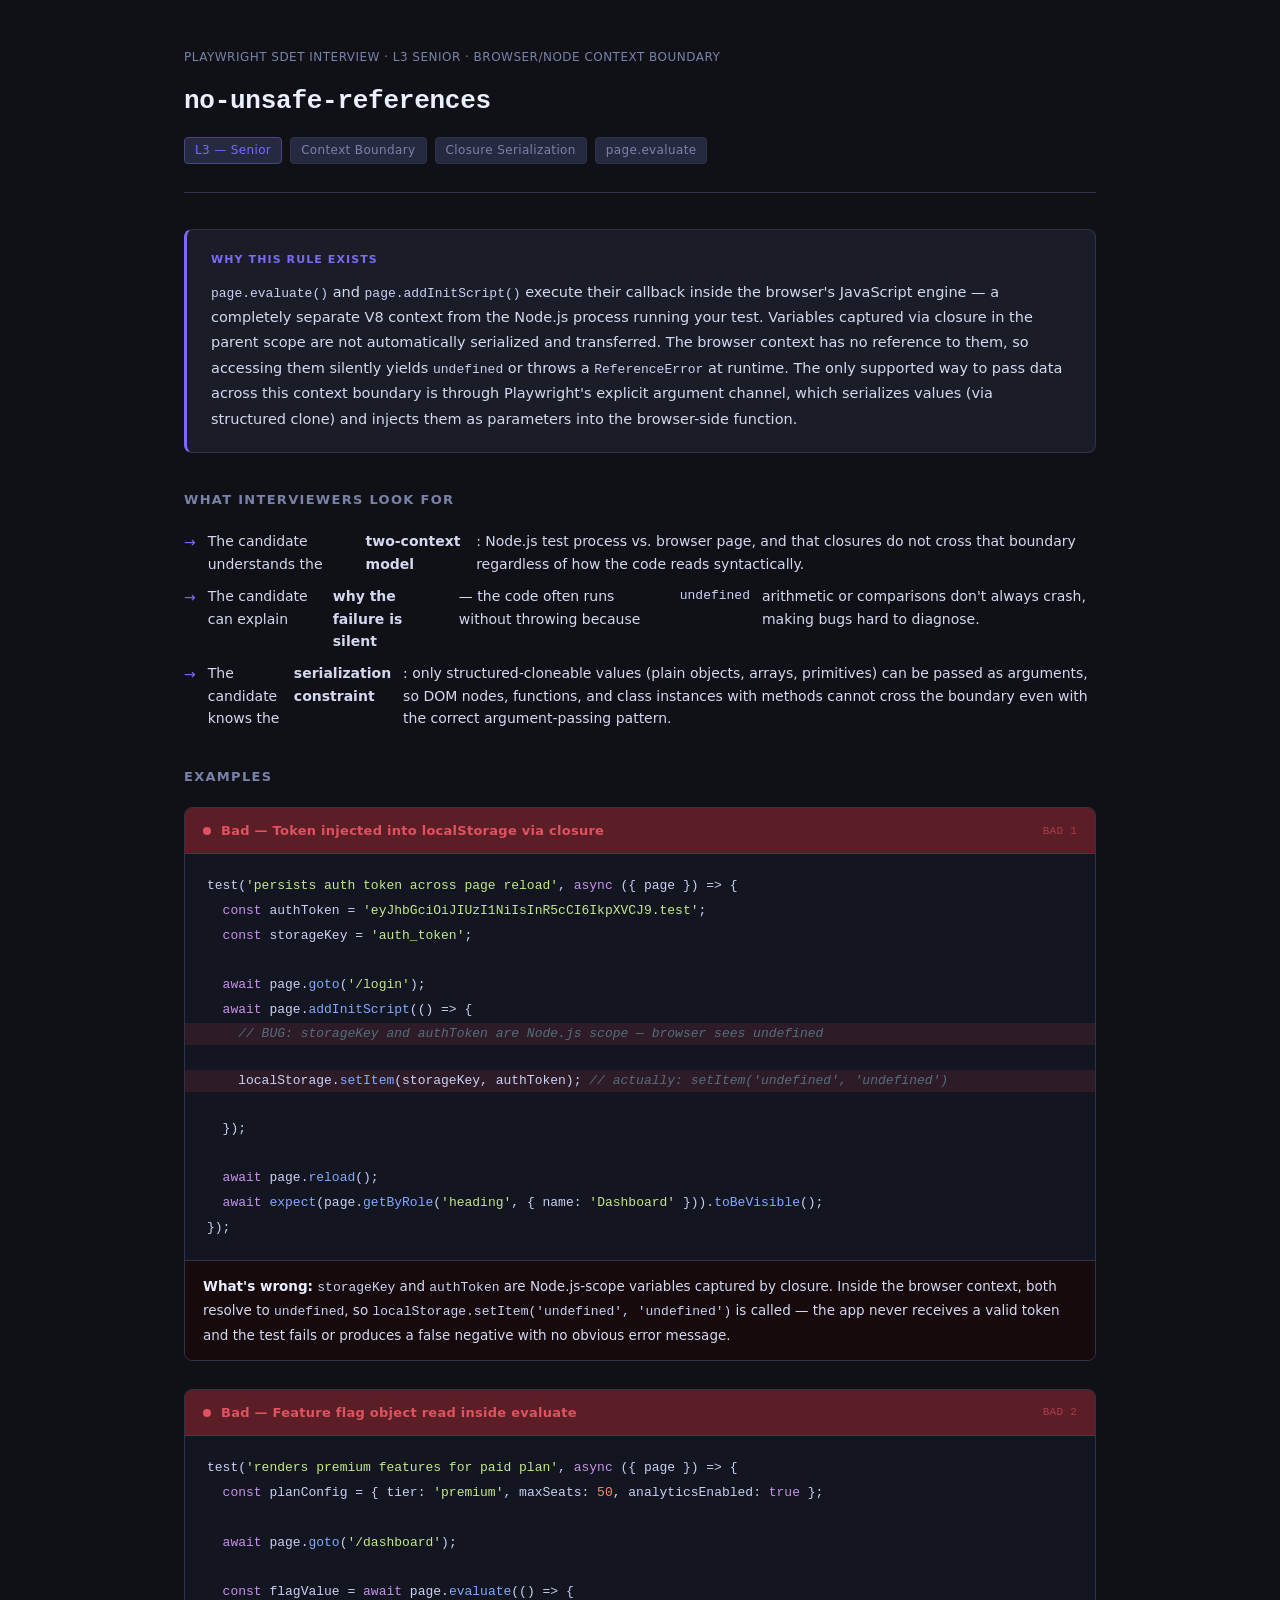
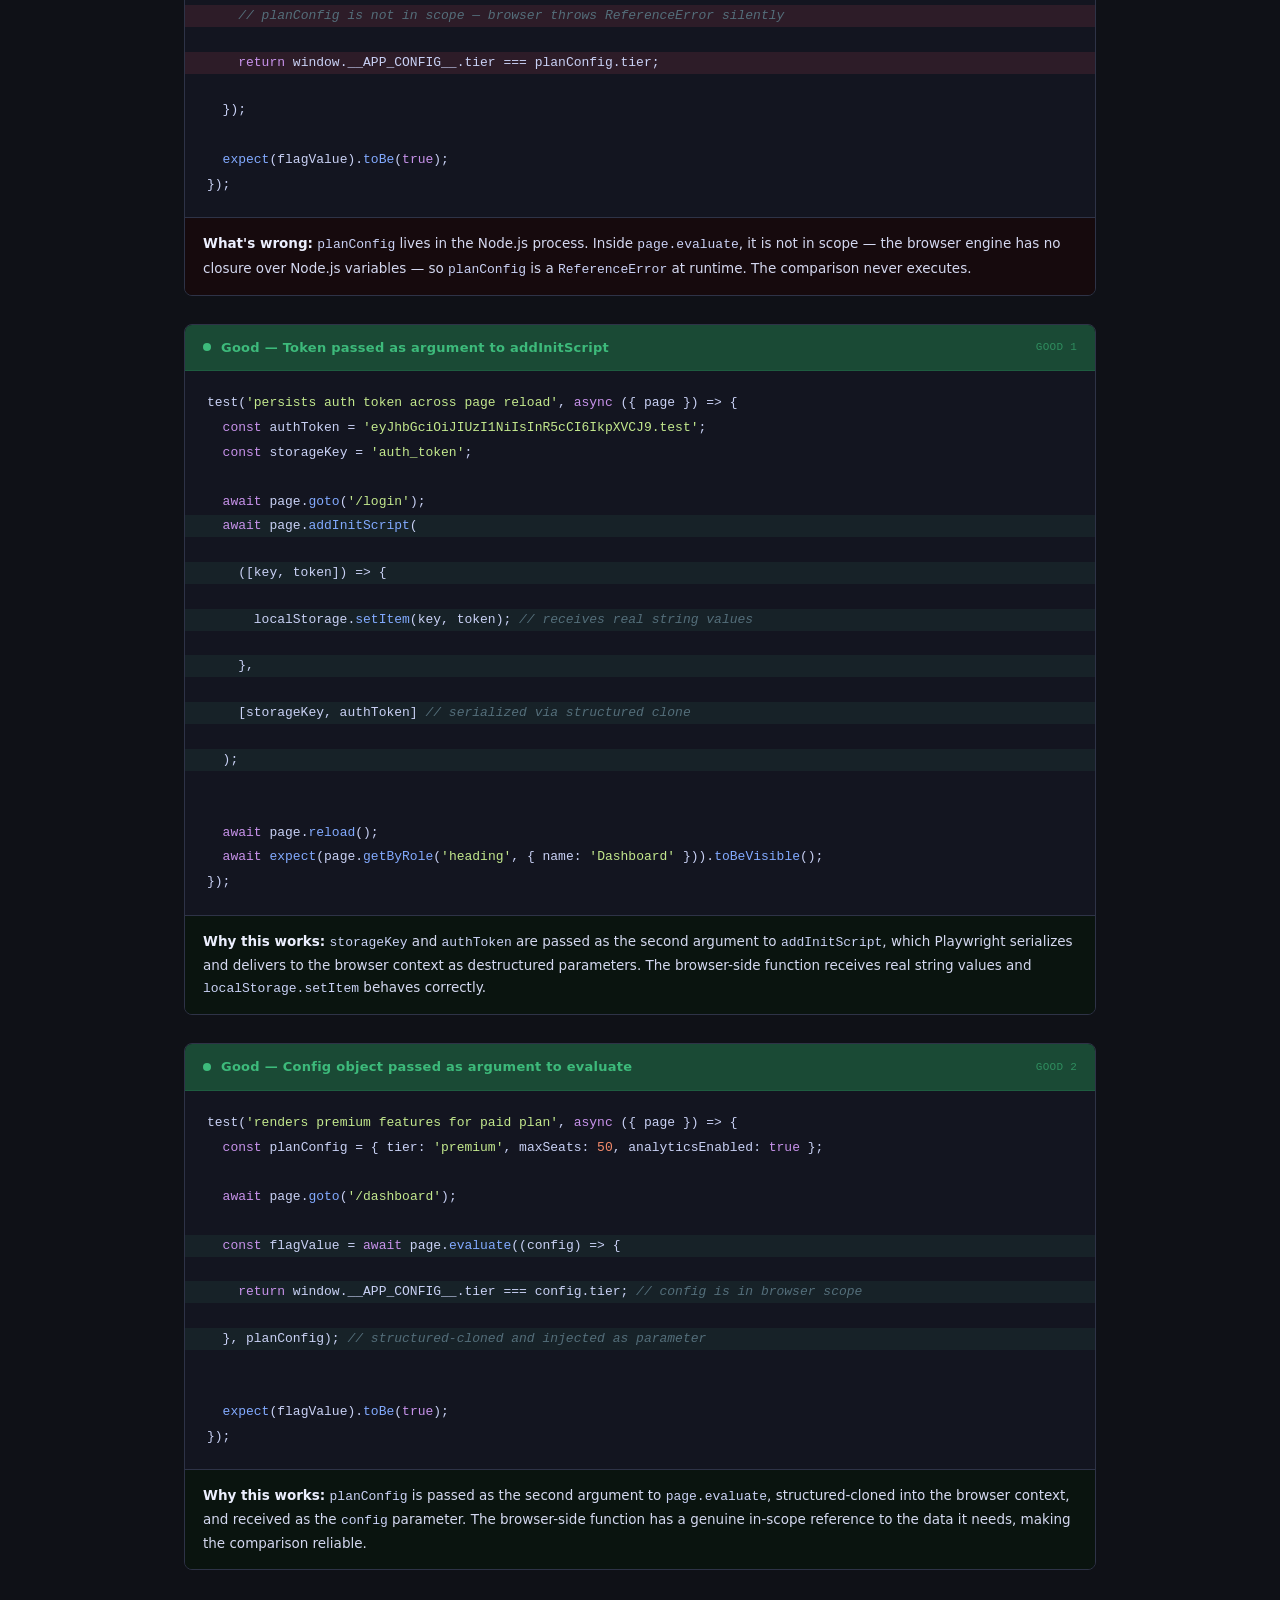
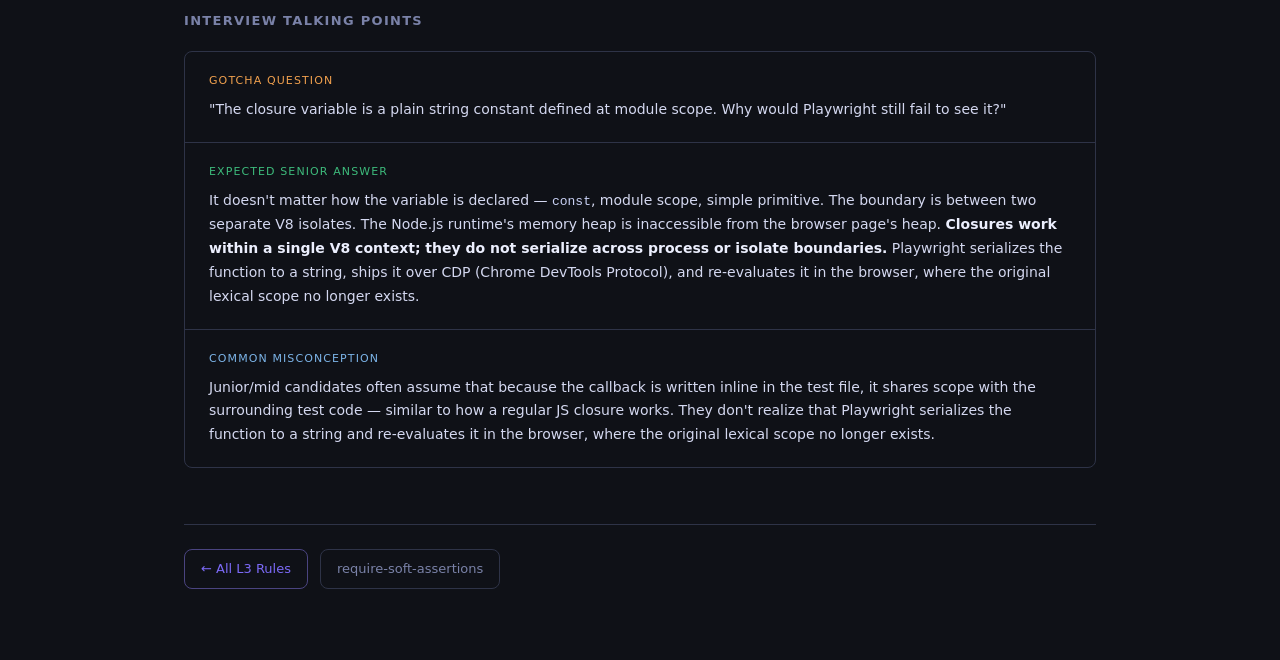
<file: rules/senior-l3/no-unsafe-references/reference.html>
<!DOCTYPE html>
<html lang="en">
<head>
<meta charset="UTF-8">
<meta name="viewport" content="width=device-width,initial-scale=1">
<title>no-unsafe-references · L3 Senior</title>
<link rel="stylesheet" href="../_base.css">
</head>
<body>
<div class="page-wrap">

  <header class="rule-header">
    <p class="breadcrumb">Playwright SDET Interview · L3 Senior · Browser/Node Context Boundary</p>
    <h1>no-unsafe-references</h1>
    <div class="tags">
      <span class="tag tier">L3 — Senior</span>
      <span class="tag">Context Boundary</span>
      <span class="tag">Closure Serialization</span>
      <span class="tag">page.evaluate</span>
    </div>
  </header>

  <div class="why-box">
    <h2>Why this rule exists</h2>
    <code>page.evaluate()</code> and <code>page.addInitScript()</code> execute their callback inside the browser's JavaScript engine — a completely separate V8 context from the Node.js process running your test. Variables captured via closure in the parent scope are not automatically serialized and transferred. The browser context has no reference to them, so accessing them silently yields <code>undefined</code> or throws a <code>ReferenceError</code> at runtime. The only supported way to pass data across this context boundary is through Playwright's explicit argument channel, which serializes values (via structured clone) and injects them as parameters into the browser-side function.
  </div>

  <h2 class="section-title">What interviewers look for</h2>
  <ul class="signals">
    <li>The candidate understands the <strong>two-context model</strong>: Node.js test process vs. browser page, and that closures do not cross that boundary regardless of how the code reads syntactically.</li>
    <li>The candidate can explain <strong>why the failure is silent</strong> — the code often runs without throwing because <code>undefined</code> arithmetic or comparisons don't always crash, making bugs hard to diagnose.</li>
    <li>The candidate knows the <strong>serialization constraint</strong>: only structured-cloneable values (plain objects, arrays, primitives) can be passed as arguments, so DOM nodes, functions, and class instances with methods cannot cross the boundary even with the correct argument-passing pattern.</li>
  </ul>

  <h2 class="section-title">Examples</h2>
  <div class="example-grid">

    <div class="example-card bad">
      <div class="card-header">
        <span class="dot"></span>
        Bad — Token injected into localStorage via closure
        <span class="ex-num">BAD 1</span>
      </div>
      <div class="code-wrap"><pre><code>test(<span class="str">'persists auth token across page reload'</span>, <span class="kw">async</span> ({ page }) =&gt; {
  <span class="kw">const</span> authToken = <span class="str">'eyJhbGciOiJIUzI1NiIsInR5cCI6IkpXVCJ9.test'</span>;
  <span class="kw">const</span> storageKey = <span class="str">'auth_token'</span>;

  <span class="kw">await</span> page.<span class="fn">goto</span>(<span class="str">'/login'</span>);
  <span class="kw">await</span> page.<span class="fn">addInitScript</span>(() =&gt; {
<span class="err-line">    <span class="cm">// BUG: storageKey and authToken are Node.js scope — browser sees undefined</span></span>
<span class="err-line">    localStorage.<span class="fn">setItem</span>(storageKey, authToken); <span class="cm">// actually: setItem('undefined', 'undefined')</span></span>
  });

  <span class="kw">await</span> page.<span class="fn">reload</span>();
  <span class="kw">await</span> <span class="fn">expect</span>(page.<span class="fn">getByRole</span>(<span class="str">'heading'</span>, { name: <span class="str">'Dashboard'</span> })).<span class="fn">toBeVisible</span>();
});</code></pre></div>
      <div class="verdict"><strong>What's wrong:</strong> <code>storageKey</code> and <code>authToken</code> are Node.js-scope variables captured by closure. Inside the browser context, both resolve to <code>undefined</code>, so <code>localStorage.setItem('undefined', 'undefined')</code> is called — the app never receives a valid token and the test fails or produces a false negative with no obvious error message.</div>
    </div>

    <div class="example-card bad">
      <div class="card-header">
        <span class="dot"></span>
        Bad — Feature flag object read inside evaluate
        <span class="ex-num">BAD 2</span>
      </div>
      <div class="code-wrap"><pre><code>test(<span class="str">'renders premium features for paid plan'</span>, <span class="kw">async</span> ({ page }) =&gt; {
  <span class="kw">const</span> planConfig = { tier: <span class="str">'premium'</span>, maxSeats: <span class="num">50</span>, analyticsEnabled: <span class="kw">true</span> };

  <span class="kw">await</span> page.<span class="fn">goto</span>(<span class="str">'/dashboard'</span>);

  <span class="kw">const</span> flagValue = <span class="kw">await</span> page.<span class="fn">evaluate</span>(() =&gt; {
<span class="err-line">    <span class="cm">// planConfig is not in scope — browser throws ReferenceError silently</span></span>
<span class="err-line">    <span class="kw">return</span> window.__APP_CONFIG__.tier === planConfig.tier;</span>
  });

  <span class="fn">expect</span>(flagValue).<span class="fn">toBe</span>(<span class="kw">true</span>);
});</code></pre></div>
      <div class="verdict"><strong>What's wrong:</strong> <code>planConfig</code> lives in the Node.js process. Inside <code>page.evaluate</code>, it is not in scope — the browser engine has no closure over Node.js variables — so <code>planConfig</code> is a <code>ReferenceError</code> at runtime. The comparison never executes.</div>
    </div>

    <div class="example-card good">
      <div class="card-header">
        <span class="dot"></span>
        Good — Token passed as argument to addInitScript
        <span class="ex-num">GOOD 1</span>
      </div>
      <div class="code-wrap"><pre><code>test(<span class="str">'persists auth token across page reload'</span>, <span class="kw">async</span> ({ page }) =&gt; {
  <span class="kw">const</span> authToken = <span class="str">'eyJhbGciOiJIUzI1NiIsInR5cCI6IkpXVCJ9.test'</span>;
  <span class="kw">const</span> storageKey = <span class="str">'auth_token'</span>;

  <span class="kw">await</span> page.<span class="fn">goto</span>(<span class="str">'/login'</span>);
<span class="ok-line">  <span class="kw">await</span> page.<span class="fn">addInitScript</span>(</span>
<span class="ok-line">    ([key, token]) =&gt; {</span>
<span class="ok-line">      localStorage.<span class="fn">setItem</span>(key, token); <span class="cm">// receives real string values</span></span>
<span class="ok-line">    },</span>
<span class="ok-line">    [storageKey, authToken] <span class="cm">// serialized via structured clone</span></span>
<span class="ok-line">  );</span>

  <span class="kw">await</span> page.<span class="fn">reload</span>();
  <span class="kw">await</span> <span class="fn">expect</span>(page.<span class="fn">getByRole</span>(<span class="str">'heading'</span>, { name: <span class="str">'Dashboard'</span> })).<span class="fn">toBeVisible</span>();
});</code></pre></div>
      <div class="verdict"><strong>Why this works:</strong> <code>storageKey</code> and <code>authToken</code> are passed as the second argument to <code>addInitScript</code>, which Playwright serializes and delivers to the browser context as destructured parameters. The browser-side function receives real string values and <code>localStorage.setItem</code> behaves correctly.</div>
    </div>

    <div class="example-card good">
      <div class="card-header">
        <span class="dot"></span>
        Good — Config object passed as argument to evaluate
        <span class="ex-num">GOOD 2</span>
      </div>
      <div class="code-wrap"><pre><code>test(<span class="str">'renders premium features for paid plan'</span>, <span class="kw">async</span> ({ page }) =&gt; {
  <span class="kw">const</span> planConfig = { tier: <span class="str">'premium'</span>, maxSeats: <span class="num">50</span>, analyticsEnabled: <span class="kw">true</span> };

  <span class="kw">await</span> page.<span class="fn">goto</span>(<span class="str">'/dashboard'</span>);

<span class="ok-line">  <span class="kw">const</span> flagValue = <span class="kw">await</span> page.<span class="fn">evaluate</span>((config) =&gt; {</span>
<span class="ok-line">    <span class="kw">return</span> window.__APP_CONFIG__.tier === config.tier; <span class="cm">// config is in browser scope</span></span>
<span class="ok-line">  }, planConfig); <span class="cm">// structured-cloned and injected as parameter</span></span>

  <span class="fn">expect</span>(flagValue).<span class="fn">toBe</span>(<span class="kw">true</span>);
});</code></pre></div>
      <div class="verdict"><strong>Why this works:</strong> <code>planConfig</code> is passed as the second argument to <code>page.evaluate</code>, structured-cloned into the browser context, and received as the <code>config</code> parameter. The browser-side function has a genuine in-scope reference to the data it needs, making the comparison reliable.</div>
    </div>

  </div>

  <h2 class="section-title">Interview talking points</h2>
  <div class="tp-section">
    <div class="tp-item gotcha">
      <div class="tp-label">Gotcha question</div>
      <p>"The closure variable is a plain string constant defined at module scope. Why would Playwright still fail to see it?"</p>
    </div>
    <div class="tp-item expected">
      <div class="tp-label">Expected senior answer</div>
      <p>It doesn't matter how the variable is declared — <code>const</code>, module scope, simple primitive. The boundary is between two separate V8 isolates. The Node.js runtime's memory heap is inaccessible from the browser page's heap. <strong>Closures work within a single V8 context; they do not serialize across process or isolate boundaries.</strong> Playwright serializes the function to a string, ships it over CDP (Chrome DevTools Protocol), and re-evaluates it in the browser, where the original lexical scope no longer exists.</p>
    </div>
    <div class="tp-item misconception">
      <div class="tp-label">Common misconception</div>
      <p>Junior/mid candidates often assume that because the callback is written inline in the test file, it shares scope with the surrounding test code — similar to how a regular JS closure works. They don't realize that Playwright serializes the function to a string and re-evaluates it in the browser, where the original lexical scope no longer exists.</p>
    </div>
  </div>

  <nav class="page-nav">
    <a class="nav-link home" href="../index.html">← All L3 Rules</a>
    <a class="nav-link" href="../require-soft-assertions/reference.html">require-soft-assertions</a>
  </nav>

</div>
</body>
</html>
</file>
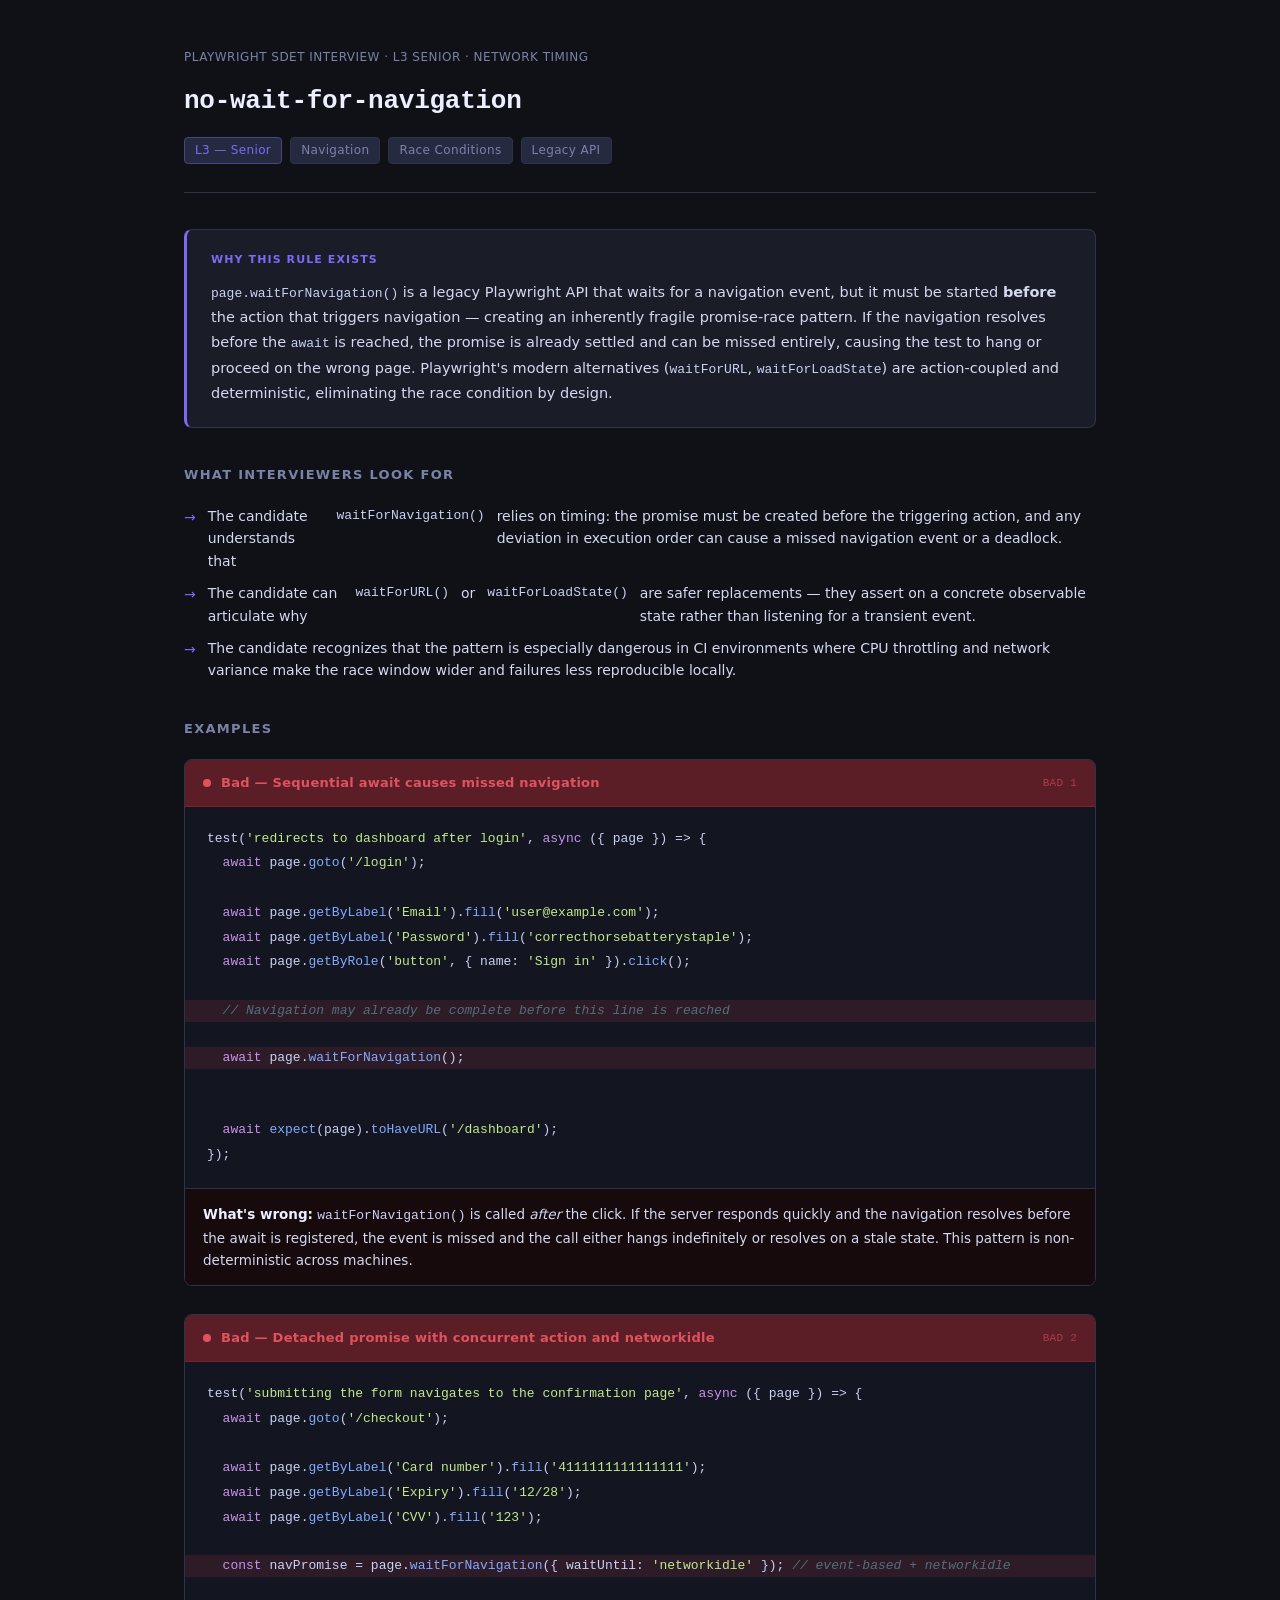
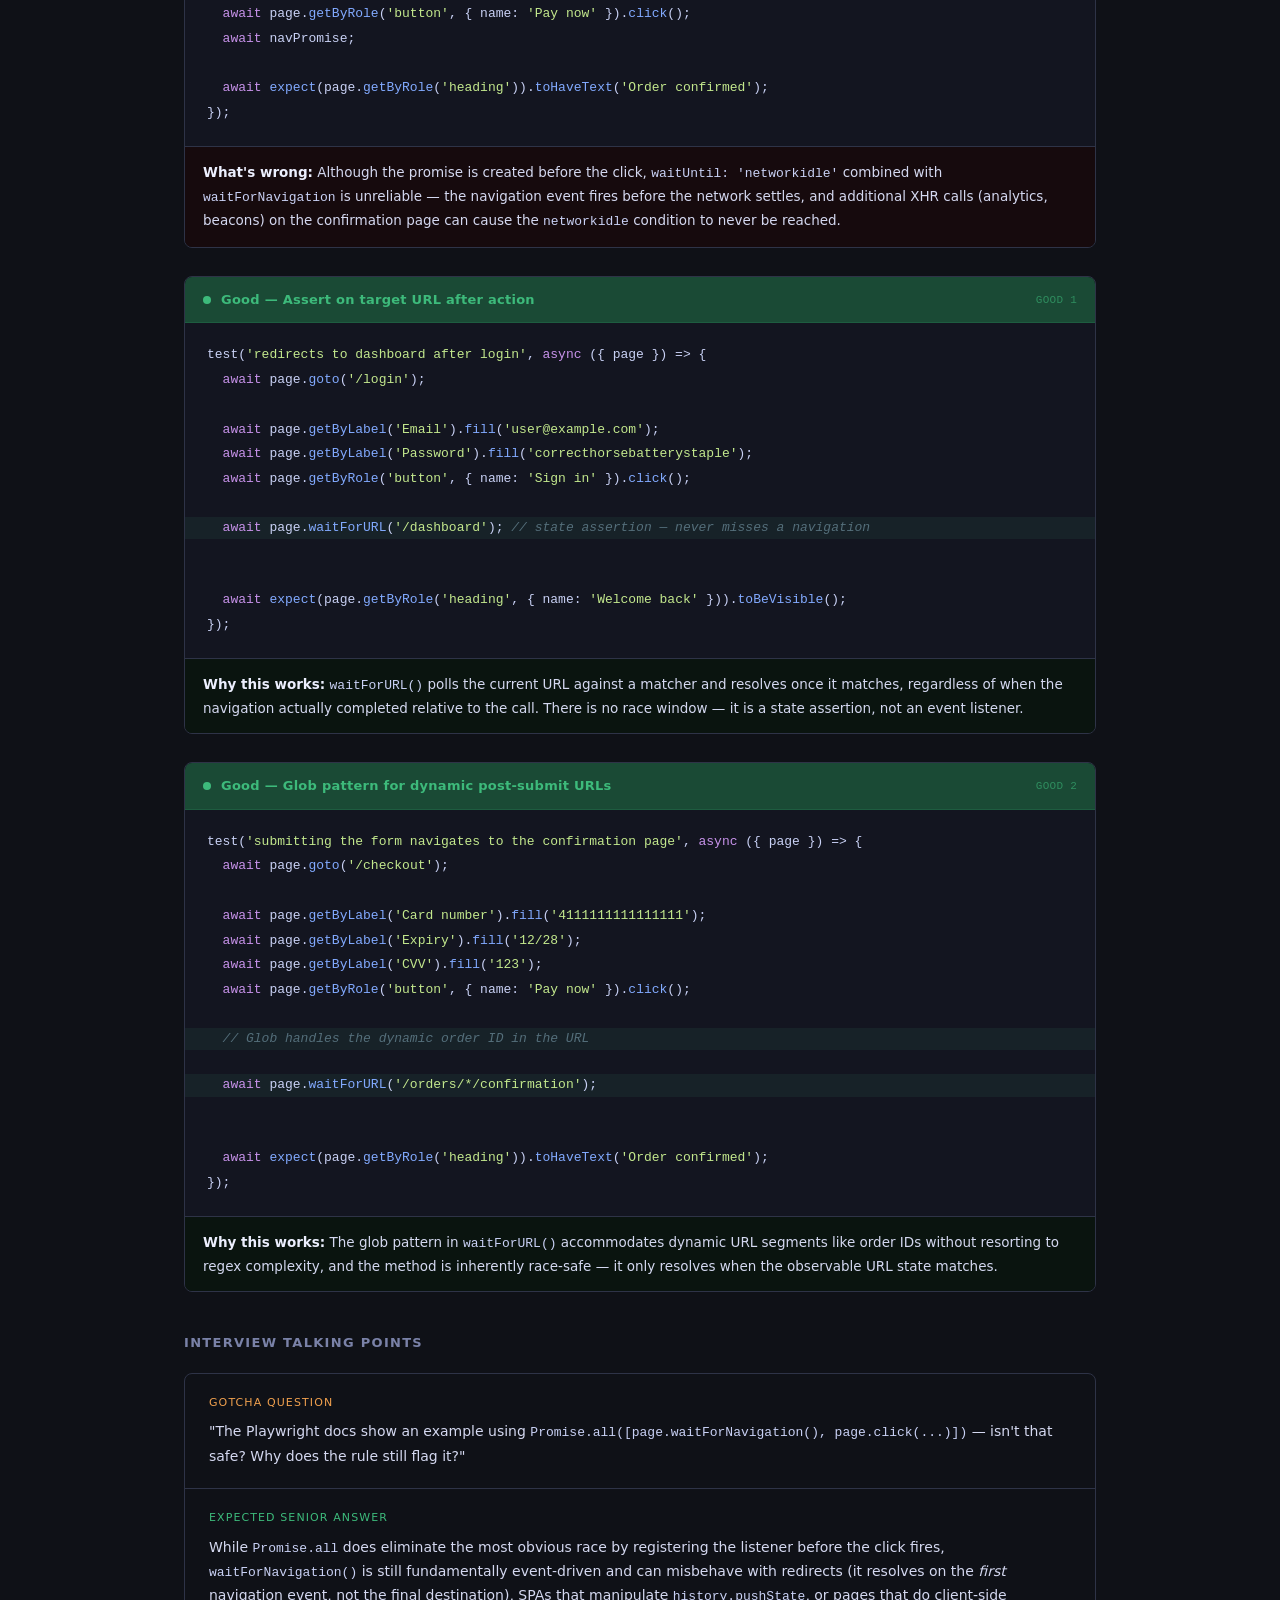
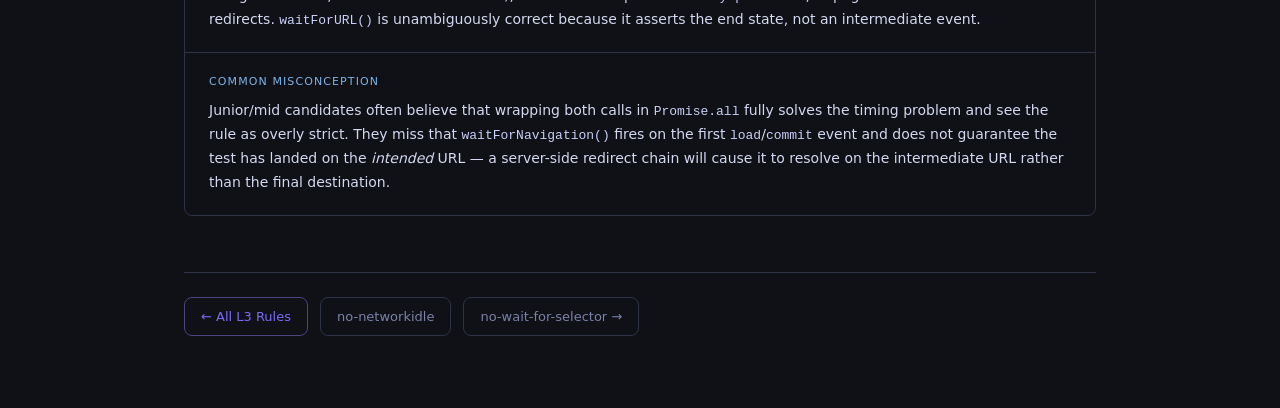
<file: rules/senior-l3/no-wait-for-navigation/reference.html>
<!DOCTYPE html>
<html lang="en">
<head>
<meta charset="UTF-8">
<meta name="viewport" content="width=device-width,initial-scale=1">
<title>no-wait-for-navigation · L3 Senior</title>
<link rel="stylesheet" href="../_base.css">
</head>
<body>
<div class="page-wrap">

  <header class="rule-header">
    <p class="breadcrumb">Playwright SDET Interview · L3 Senior · Network Timing</p>
    <h1>no-wait-for-navigation</h1>
    <div class="tags">
      <span class="tag tier">L3 — Senior</span>
      <span class="tag">Navigation</span>
      <span class="tag">Race Conditions</span>
      <span class="tag">Legacy API</span>
    </div>
  </header>

  <div class="why-box">
    <h2>Why this rule exists</h2>
    <code>page.waitForNavigation()</code> is a legacy Playwright API that waits for a navigation event, but it must be started <strong>before</strong> the action that triggers navigation — creating an inherently fragile promise-race pattern. If the navigation resolves before the <code>await</code> is reached, the promise is already settled and can be missed entirely, causing the test to hang or proceed on the wrong page. Playwright's modern alternatives (<code>waitForURL</code>, <code>waitForLoadState</code>) are action-coupled and deterministic, eliminating the race condition by design.
  </div>

  <h2 class="section-title">What interviewers look for</h2>
  <ul class="signals">
    <li>The candidate understands that <code>waitForNavigation()</code> relies on timing: the promise must be created before the triggering action, and any deviation in execution order can cause a missed navigation event or a deadlock.</li>
    <li>The candidate can articulate why <code>waitForURL()</code> or <code>waitForLoadState()</code> are safer replacements — they assert on a concrete observable state rather than listening for a transient event.</li>
    <li>The candidate recognizes that the pattern is especially dangerous in CI environments where CPU throttling and network variance make the race window wider and failures less reproducible locally.</li>
  </ul>

  <h2 class="section-title">Examples</h2>
  <div class="example-grid">

    <div class="example-card bad">
      <div class="card-header">
        <span class="dot"></span>
        Bad — Sequential await causes missed navigation
        <span class="ex-num">BAD 1</span>
      </div>
      <div class="code-wrap"><pre><code>test(<span class="str">'redirects to dashboard after login'</span>, <span class="kw">async</span> ({ page }) =&gt; {
  <span class="kw">await</span> page.<span class="fn">goto</span>(<span class="str">'/login'</span>);

  <span class="kw">await</span> page.<span class="fn">getByLabel</span>(<span class="str">'Email'</span>).<span class="fn">fill</span>(<span class="str">'user@example.com'</span>);
  <span class="kw">await</span> page.<span class="fn">getByLabel</span>(<span class="str">'Password'</span>).<span class="fn">fill</span>(<span class="str">'correcthorsebatterystaple'</span>);
  <span class="kw">await</span> page.<span class="fn">getByRole</span>(<span class="str">'button'</span>, { name: <span class="str">'Sign in'</span> }).<span class="fn">click</span>();

<span class="err-line">  <span class="cm">// Navigation may already be complete before this line is reached</span></span>
<span class="err-line">  <span class="kw">await</span> page.<span class="fn">waitForNavigation</span>();</span>

  <span class="kw">await</span> <span class="fn">expect</span>(page).<span class="fn">toHaveURL</span>(<span class="str">'/dashboard'</span>);
});</code></pre></div>
      <div class="verdict"><strong>What's wrong:</strong> <code>waitForNavigation()</code> is called <em>after</em> the click. If the server responds quickly and the navigation resolves before the await is registered, the event is missed and the call either hangs indefinitely or resolves on a stale state. This pattern is non-deterministic across machines.</div>
    </div>

    <div class="example-card bad">
      <div class="card-header">
        <span class="dot"></span>
        Bad — Detached promise with concurrent action and networkidle
        <span class="ex-num">BAD 2</span>
      </div>
      <div class="code-wrap"><pre><code>test(<span class="str">'submitting the form navigates to the confirmation page'</span>, <span class="kw">async</span> ({ page }) =&gt; {
  <span class="kw">await</span> page.<span class="fn">goto</span>(<span class="str">'/checkout'</span>);

  <span class="kw">await</span> page.<span class="fn">getByLabel</span>(<span class="str">'Card number'</span>).<span class="fn">fill</span>(<span class="str">'4111111111111111'</span>);
  <span class="kw">await</span> page.<span class="fn">getByLabel</span>(<span class="str">'Expiry'</span>).<span class="fn">fill</span>(<span class="str">'12/28'</span>);
  <span class="kw">await</span> page.<span class="fn">getByLabel</span>(<span class="str">'CVV'</span>).<span class="fn">fill</span>(<span class="str">'123'</span>);

<span class="err-line">  <span class="kw">const</span> navPromise = page.<span class="fn">waitForNavigation</span>({ waitUntil: <span class="str">'networkidle'</span> }); <span class="cm">// event-based + networkidle</span></span>
  <span class="kw">await</span> page.<span class="fn">getByRole</span>(<span class="str">'button'</span>, { name: <span class="str">'Pay now'</span> }).<span class="fn">click</span>();
  <span class="kw">await</span> navPromise;

  <span class="kw">await</span> <span class="fn">expect</span>(page.<span class="fn">getByRole</span>(<span class="str">'heading'</span>)).<span class="fn">toHaveText</span>(<span class="str">'Order confirmed'</span>);
});</code></pre></div>
      <div class="verdict"><strong>What's wrong:</strong> Although the promise is created before the click, <code>waitUntil: 'networkidle'</code> combined with <code>waitForNavigation</code> is unreliable — the navigation event fires before the network settles, and additional XHR calls (analytics, beacons) on the confirmation page can cause the <code>networkidle</code> condition to never be reached.</div>
    </div>

    <div class="example-card good">
      <div class="card-header">
        <span class="dot"></span>
        Good — Assert on target URL after action
        <span class="ex-num">GOOD 1</span>
      </div>
      <div class="code-wrap"><pre><code>test(<span class="str">'redirects to dashboard after login'</span>, <span class="kw">async</span> ({ page }) =&gt; {
  <span class="kw">await</span> page.<span class="fn">goto</span>(<span class="str">'/login'</span>);

  <span class="kw">await</span> page.<span class="fn">getByLabel</span>(<span class="str">'Email'</span>).<span class="fn">fill</span>(<span class="str">'user@example.com'</span>);
  <span class="kw">await</span> page.<span class="fn">getByLabel</span>(<span class="str">'Password'</span>).<span class="fn">fill</span>(<span class="str">'correcthorsebatterystaple'</span>);
  <span class="kw">await</span> page.<span class="fn">getByRole</span>(<span class="str">'button'</span>, { name: <span class="str">'Sign in'</span> }).<span class="fn">click</span>();

<span class="ok-line">  <span class="kw">await</span> page.<span class="fn">waitForURL</span>(<span class="str">'/dashboard'</span>); <span class="cm">// state assertion — never misses a navigation</span></span>

  <span class="kw">await</span> <span class="fn">expect</span>(page.<span class="fn">getByRole</span>(<span class="str">'heading'</span>, { name: <span class="str">'Welcome back'</span> })).<span class="fn">toBeVisible</span>();
});</code></pre></div>
      <div class="verdict"><strong>Why this works:</strong> <code>waitForURL()</code> polls the current URL against a matcher and resolves once it matches, regardless of when the navigation actually completed relative to the call. There is no race window — it is a state assertion, not an event listener.</div>
    </div>

    <div class="example-card good">
      <div class="card-header">
        <span class="dot"></span>
        Good — Glob pattern for dynamic post-submit URLs
        <span class="ex-num">GOOD 2</span>
      </div>
      <div class="code-wrap"><pre><code>test(<span class="str">'submitting the form navigates to the confirmation page'</span>, <span class="kw">async</span> ({ page }) =&gt; {
  <span class="kw">await</span> page.<span class="fn">goto</span>(<span class="str">'/checkout'</span>);

  <span class="kw">await</span> page.<span class="fn">getByLabel</span>(<span class="str">'Card number'</span>).<span class="fn">fill</span>(<span class="str">'4111111111111111'</span>);
  <span class="kw">await</span> page.<span class="fn">getByLabel</span>(<span class="str">'Expiry'</span>).<span class="fn">fill</span>(<span class="str">'12/28'</span>);
  <span class="kw">await</span> page.<span class="fn">getByLabel</span>(<span class="str">'CVV'</span>).<span class="fn">fill</span>(<span class="str">'123'</span>);
  <span class="kw">await</span> page.<span class="fn">getByRole</span>(<span class="str">'button'</span>, { name: <span class="str">'Pay now'</span> }).<span class="fn">click</span>();

<span class="ok-line">  <span class="cm">// Glob handles the dynamic order ID in the URL</span></span>
<span class="ok-line">  <span class="kw">await</span> page.<span class="fn">waitForURL</span>(<span class="str">'/orders/*/confirmation'</span>);</span>

  <span class="kw">await</span> <span class="fn">expect</span>(page.<span class="fn">getByRole</span>(<span class="str">'heading'</span>)).<span class="fn">toHaveText</span>(<span class="str">'Order confirmed'</span>);
});</code></pre></div>
      <div class="verdict"><strong>Why this works:</strong> The glob pattern in <code>waitForURL()</code> accommodates dynamic URL segments like order IDs without resorting to regex complexity, and the method is inherently race-safe — it only resolves when the observable URL state matches.</div>
    </div>

  </div>

  <h2 class="section-title">Interview talking points</h2>
  <div class="tp-section">
    <div class="tp-item gotcha">
      <div class="tp-label">Gotcha question</div>
      <p>"The Playwright docs show an example using <code>Promise.all([page.waitForNavigation(), page.click(...)])</code> — isn't that safe? Why does the rule still flag it?"</p>
    </div>
    <div class="tp-item expected">
      <div class="tp-label">Expected senior answer</div>
      <p>While <code>Promise.all</code> does eliminate the most obvious race by registering the listener before the click fires, <code>waitForNavigation()</code> is still fundamentally event-driven and can misbehave with redirects (it resolves on the <em>first</em> navigation event, not the final destination), SPAs that manipulate <code>history.pushState</code>, or pages that do client-side redirects. <code>waitForURL()</code> is unambiguously correct because it asserts the end state, not an intermediate event.</p>
    </div>
    <div class="tp-item misconception">
      <div class="tp-label">Common misconception</div>
      <p>Junior/mid candidates often believe that wrapping both calls in <code>Promise.all</code> fully solves the timing problem and see the rule as overly strict. They miss that <code>waitForNavigation()</code> fires on the first <code>load</code>/<code>commit</code> event and does not guarantee the test has landed on the <em>intended</em> URL — a server-side redirect chain will cause it to resolve on the intermediate URL rather than the final destination.</p>
    </div>
  </div>

  <nav class="page-nav">
    <a class="nav-link home" href="../index.html">← All L3 Rules</a>
    <a class="nav-link" href="../no-networkidle/reference.html">no-networkidle</a>
    <a class="nav-link" href="../no-wait-for-selector/reference.html">no-wait-for-selector →</a>
  </nav>

</div>
</body>
</html>
</file>
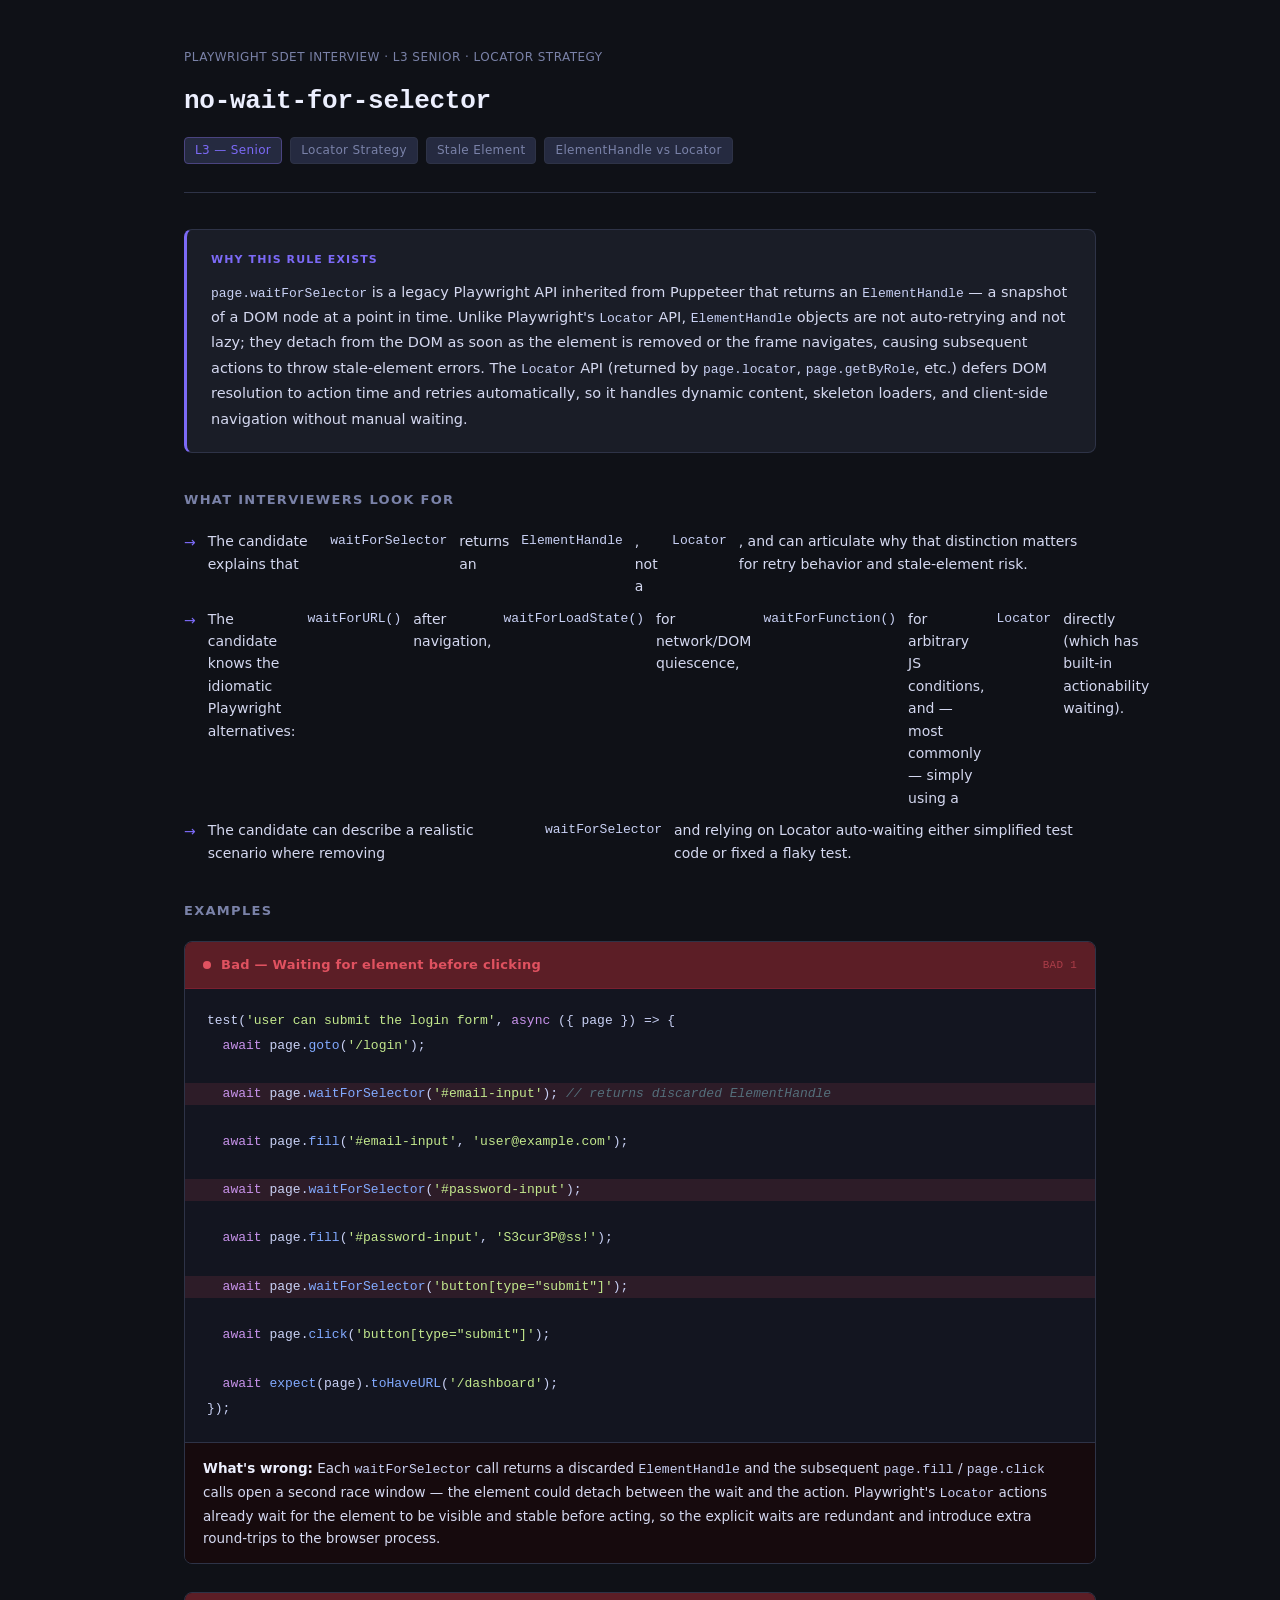
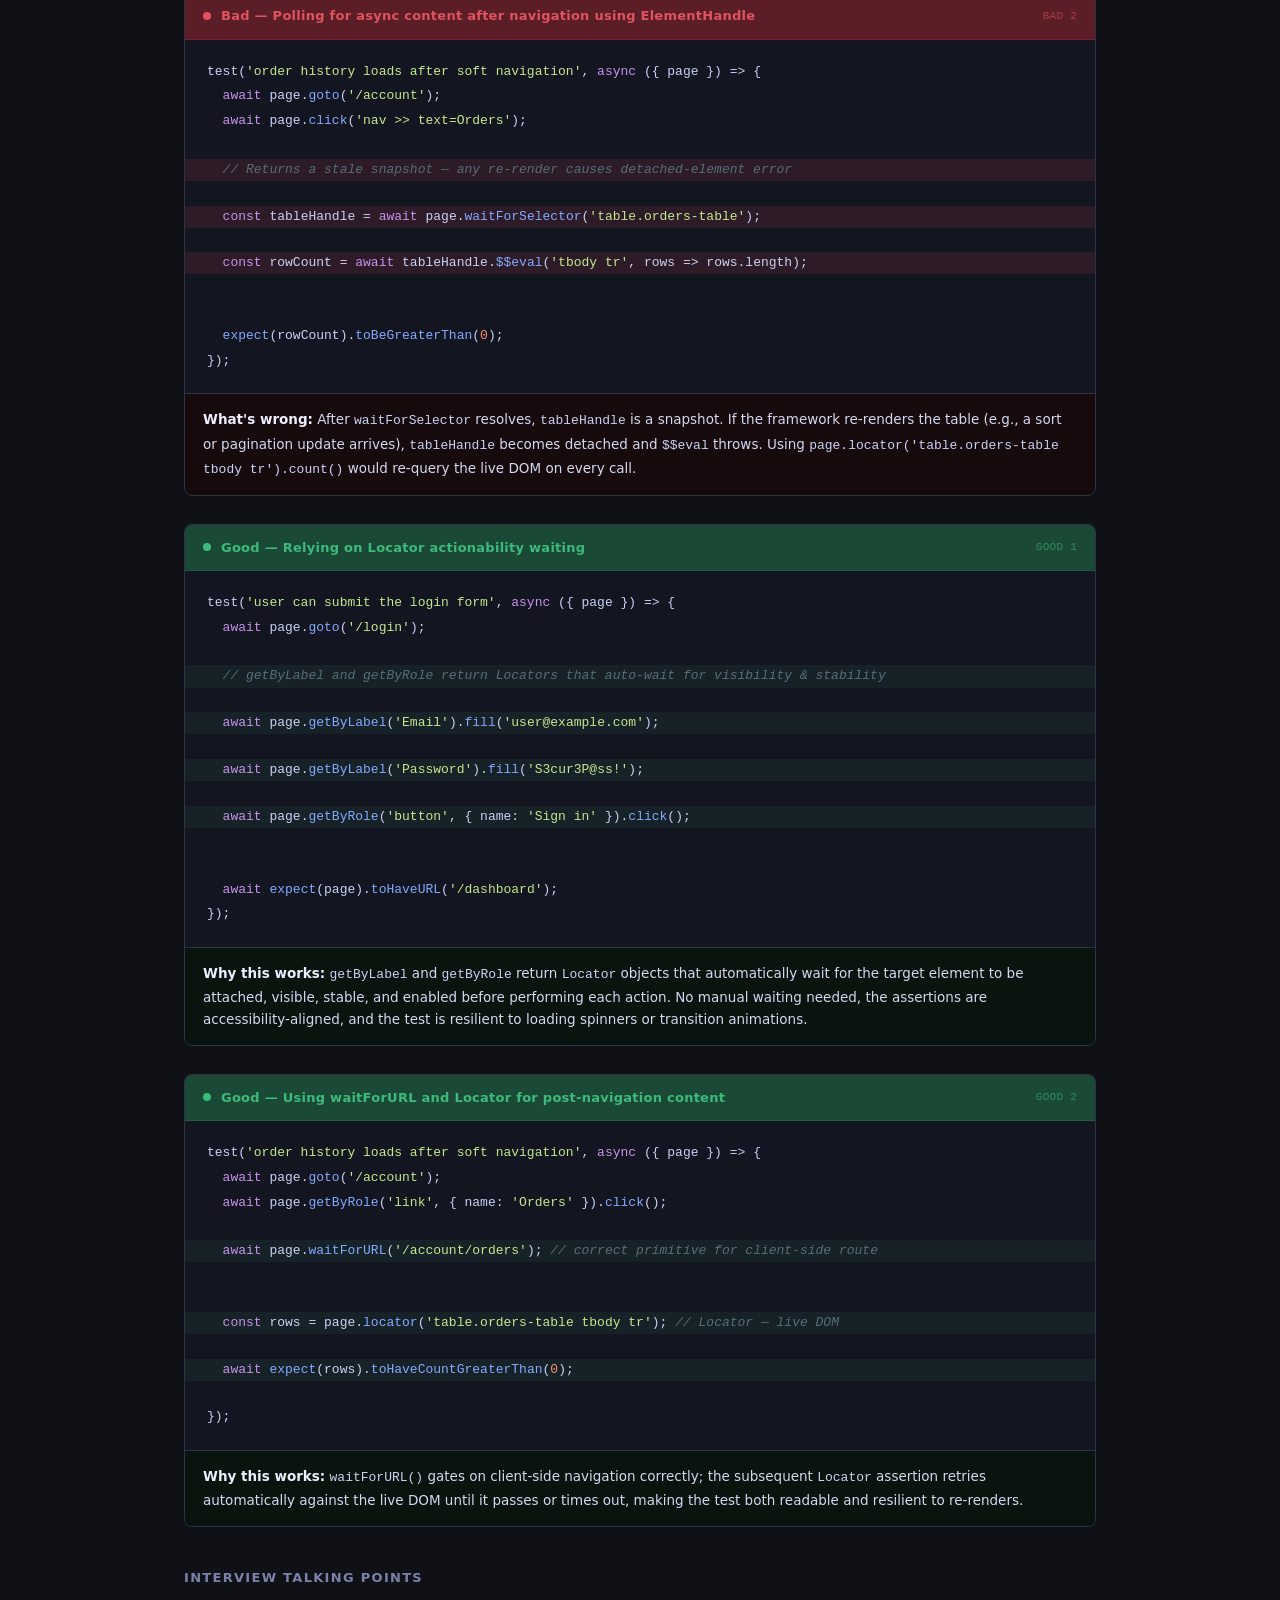
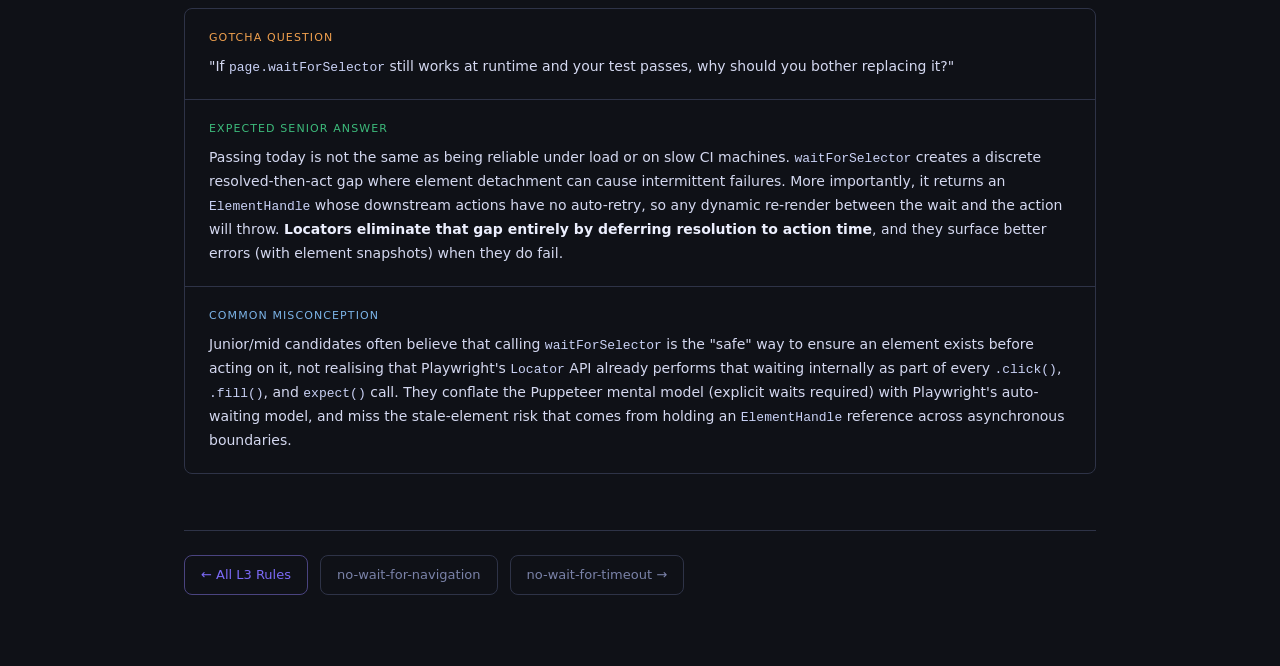
<file: rules/senior-l3/no-wait-for-selector/reference.html>
<!DOCTYPE html>
<html lang="en">
<head>
<meta charset="UTF-8">
<meta name="viewport" content="width=device-width,initial-scale=1">
<title>no-wait-for-selector · L3 Senior</title>
<link rel="stylesheet" href="../_base.css">
</head>
<body>
<div class="page-wrap">

  <header class="rule-header">
    <p class="breadcrumb">Playwright SDET Interview · L3 Senior · Locator Strategy</p>
    <h1>no-wait-for-selector</h1>
    <div class="tags">
      <span class="tag tier">L3 — Senior</span>
      <span class="tag">Locator Strategy</span>
      <span class="tag">Stale Element</span>
      <span class="tag">ElementHandle vs Locator</span>
    </div>
  </header>

  <div class="why-box">
    <h2>Why this rule exists</h2>
    <code>page.waitForSelector</code> is a legacy Playwright API inherited from Puppeteer that returns an <code>ElementHandle</code> — a snapshot of a DOM node at a point in time. Unlike Playwright's <code>Locator</code> API, <code>ElementHandle</code> objects are not auto-retrying and not lazy; they detach from the DOM as soon as the element is removed or the frame navigates, causing subsequent actions to throw stale-element errors. The <code>Locator</code> API (returned by <code>page.locator</code>, <code>page.getByRole</code>, etc.) defers DOM resolution to action time and retries automatically, so it handles dynamic content, skeleton loaders, and client-side navigation without manual waiting.
  </div>

  <h2 class="section-title">What interviewers look for</h2>
  <ul class="signals">
    <li>The candidate explains that <code>waitForSelector</code> returns an <code>ElementHandle</code>, not a <code>Locator</code>, and can articulate why that distinction matters for retry behavior and stale-element risk.</li>
    <li>The candidate knows the idiomatic Playwright alternatives: <code>waitForURL()</code> after navigation, <code>waitForLoadState()</code> for network/DOM quiescence, <code>waitForFunction()</code> for arbitrary JS conditions, and — most commonly — simply using a <code>Locator</code> directly (which has built-in actionability waiting).</li>
    <li>The candidate can describe a realistic scenario where removing <code>waitForSelector</code> and relying on Locator auto-waiting either simplified test code or fixed a flaky test.</li>
  </ul>

  <h2 class="section-title">Examples</h2>
  <div class="example-grid">

    <div class="example-card bad">
      <div class="card-header">
        <span class="dot"></span>
        Bad — Waiting for element before clicking
        <span class="ex-num">BAD 1</span>
      </div>
      <div class="code-wrap"><pre><code>test(<span class="str">'user can submit the login form'</span>, <span class="kw">async</span> ({ page }) =&gt; {
  <span class="kw">await</span> page.<span class="fn">goto</span>(<span class="str">'/login'</span>);

<span class="err-line">  <span class="kw">await</span> page.<span class="fn">waitForSelector</span>(<span class="str">'#email-input'</span>); <span class="cm">// returns discarded ElementHandle</span></span>
  <span class="kw">await</span> page.<span class="fn">fill</span>(<span class="str">'#email-input'</span>, <span class="str">'user@example.com'</span>);

<span class="err-line">  <span class="kw">await</span> page.<span class="fn">waitForSelector</span>(<span class="str">'#password-input'</span>);</span>
  <span class="kw">await</span> page.<span class="fn">fill</span>(<span class="str">'#password-input'</span>, <span class="str">'S3cur3P@ss!'</span>);

<span class="err-line">  <span class="kw">await</span> page.<span class="fn">waitForSelector</span>(<span class="str">'button[type="submit"]'</span>);</span>
  <span class="kw">await</span> page.<span class="fn">click</span>(<span class="str">'button[type="submit"]'</span>);

  <span class="kw">await</span> <span class="fn">expect</span>(page).<span class="fn">toHaveURL</span>(<span class="str">'/dashboard'</span>);
});</code></pre></div>
      <div class="verdict"><strong>What's wrong:</strong> Each <code>waitForSelector</code> call returns a discarded <code>ElementHandle</code> and the subsequent <code>page.fill</code> / <code>page.click</code> calls open a second race window — the element could detach between the wait and the action. Playwright's <code>Locator</code> actions already wait for the element to be visible and stable before acting, so the explicit waits are redundant and introduce extra round-trips to the browser process.</div>
    </div>

    <div class="example-card bad">
      <div class="card-header">
        <span class="dot"></span>
        Bad — Polling for async content after navigation using ElementHandle
        <span class="ex-num">BAD 2</span>
      </div>
      <div class="code-wrap"><pre><code>test(<span class="str">'order history loads after soft navigation'</span>, <span class="kw">async</span> ({ page }) =&gt; {
  <span class="kw">await</span> page.<span class="fn">goto</span>(<span class="str">'/account'</span>);
  <span class="kw">await</span> page.<span class="fn">click</span>(<span class="str">'nav >> text=Orders'</span>);

<span class="err-line">  <span class="cm">// Returns a stale snapshot — any re-render causes detached-element error</span></span>
<span class="err-line">  <span class="kw">const</span> tableHandle = <span class="kw">await</span> page.<span class="fn">waitForSelector</span>(<span class="str">'table.orders-table'</span>);</span>
<span class="err-line">  <span class="kw">const</span> rowCount = <span class="kw">await</span> tableHandle.<span class="fn">$$eval</span>(<span class="str">'tbody tr'</span>, rows =&gt; rows.length);</span>

  <span class="fn">expect</span>(rowCount).<span class="fn">toBeGreaterThan</span>(<span class="num">0</span>);
});</code></pre></div>
      <div class="verdict"><strong>What's wrong:</strong> After <code>waitForSelector</code> resolves, <code>tableHandle</code> is a snapshot. If the framework re-renders the table (e.g., a sort or pagination update arrives), <code>tableHandle</code> becomes detached and <code>$$eval</code> throws. Using <code>page.locator('table.orders-table tbody tr').count()</code> would re-query the live DOM on every call.</div>
    </div>

    <div class="example-card good">
      <div class="card-header">
        <span class="dot"></span>
        Good — Relying on Locator actionability waiting
        <span class="ex-num">GOOD 1</span>
      </div>
      <div class="code-wrap"><pre><code>test(<span class="str">'user can submit the login form'</span>, <span class="kw">async</span> ({ page }) =&gt; {
  <span class="kw">await</span> page.<span class="fn">goto</span>(<span class="str">'/login'</span>);

<span class="ok-line">  <span class="cm">// getByLabel and getByRole return Locators that auto-wait for visibility &amp; stability</span></span>
<span class="ok-line">  <span class="kw">await</span> page.<span class="fn">getByLabel</span>(<span class="str">'Email'</span>).<span class="fn">fill</span>(<span class="str">'user@example.com'</span>);</span>
<span class="ok-line">  <span class="kw">await</span> page.<span class="fn">getByLabel</span>(<span class="str">'Password'</span>).<span class="fn">fill</span>(<span class="str">'S3cur3P@ss!'</span>);</span>
<span class="ok-line">  <span class="kw">await</span> page.<span class="fn">getByRole</span>(<span class="str">'button'</span>, { name: <span class="str">'Sign in'</span> }).<span class="fn">click</span>();</span>

  <span class="kw">await</span> <span class="fn">expect</span>(page).<span class="fn">toHaveURL</span>(<span class="str">'/dashboard'</span>);
});</code></pre></div>
      <div class="verdict"><strong>Why this works:</strong> <code>getByLabel</code> and <code>getByRole</code> return <code>Locator</code> objects that automatically wait for the target element to be attached, visible, stable, and enabled before performing each action. No manual waiting needed, the assertions are accessibility-aligned, and the test is resilient to loading spinners or transition animations.</div>
    </div>

    <div class="example-card good">
      <div class="card-header">
        <span class="dot"></span>
        Good — Using waitForURL and Locator for post-navigation content
        <span class="ex-num">GOOD 2</span>
      </div>
      <div class="code-wrap"><pre><code>test(<span class="str">'order history loads after soft navigation'</span>, <span class="kw">async</span> ({ page }) =&gt; {
  <span class="kw">await</span> page.<span class="fn">goto</span>(<span class="str">'/account'</span>);
  <span class="kw">await</span> page.<span class="fn">getByRole</span>(<span class="str">'link'</span>, { name: <span class="str">'Orders'</span> }).<span class="fn">click</span>();

<span class="ok-line">  <span class="kw">await</span> page.<span class="fn">waitForURL</span>(<span class="str">'/account/orders'</span>); <span class="cm">// correct primitive for client-side route</span></span>

<span class="ok-line">  <span class="kw">const</span> rows = page.<span class="fn">locator</span>(<span class="str">'table.orders-table tbody tr'</span>); <span class="cm">// Locator — live DOM</span></span>
<span class="ok-line">  <span class="kw">await</span> <span class="fn">expect</span>(rows).<span class="fn">toHaveCountGreaterThan</span>(<span class="num">0</span>);</span>
});</code></pre></div>
      <div class="verdict"><strong>Why this works:</strong> <code>waitForURL()</code> gates on client-side navigation correctly; the subsequent <code>Locator</code> assertion retries automatically against the live DOM until it passes or times out, making the test both readable and resilient to re-renders.</div>
    </div>

  </div>

  <h2 class="section-title">Interview talking points</h2>
  <div class="tp-section">
    <div class="tp-item gotcha">
      <div class="tp-label">Gotcha question</div>
      <p>"If <code>page.waitForSelector</code> still works at runtime and your test passes, why should you bother replacing it?"</p>
    </div>
    <div class="tp-item expected">
      <div class="tp-label">Expected senior answer</div>
      <p>Passing today is not the same as being reliable under load or on slow CI machines. <code>waitForSelector</code> creates a discrete resolved-then-act gap where element detachment can cause intermittent failures. More importantly, it returns an <code>ElementHandle</code> whose downstream actions have no auto-retry, so any dynamic re-render between the wait and the action will throw. <strong>Locators eliminate that gap entirely by deferring resolution to action time</strong>, and they surface better errors (with element snapshots) when they do fail.</p>
    </div>
    <div class="tp-item misconception">
      <div class="tp-label">Common misconception</div>
      <p>Junior/mid candidates often believe that calling <code>waitForSelector</code> is the "safe" way to ensure an element exists before acting on it, not realising that Playwright's <code>Locator</code> API already performs that waiting internally as part of every <code>.click()</code>, <code>.fill()</code>, and <code>expect()</code> call. They conflate the Puppeteer mental model (explicit waits required) with Playwright's auto-waiting model, and miss the stale-element risk that comes from holding an <code>ElementHandle</code> reference across asynchronous boundaries.</p>
    </div>
  </div>

  <nav class="page-nav">
    <a class="nav-link home" href="../index.html">← All L3 Rules</a>
    <a class="nav-link" href="../no-wait-for-navigation/reference.html">no-wait-for-navigation</a>
    <a class="nav-link" href="../no-wait-for-timeout/reference.html">no-wait-for-timeout →</a>
  </nav>

</div>
</body>
</html>
</file>
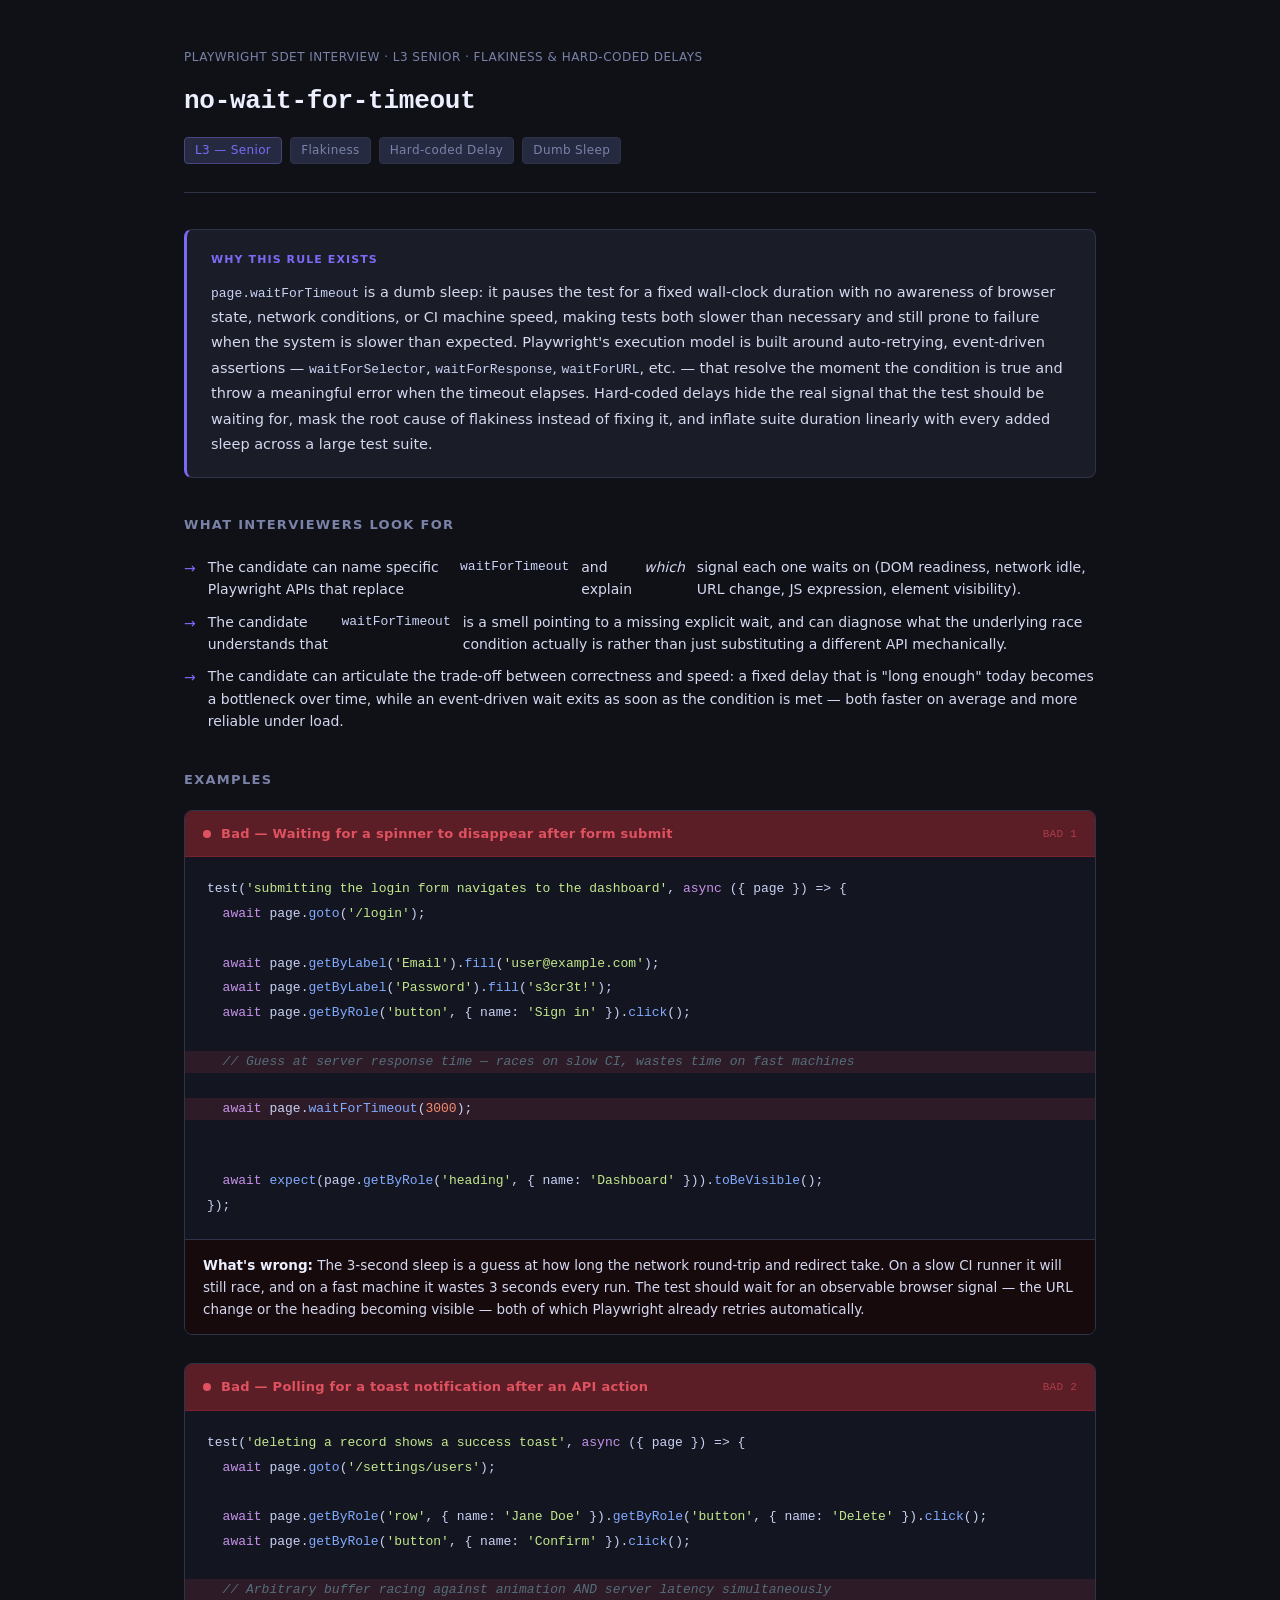
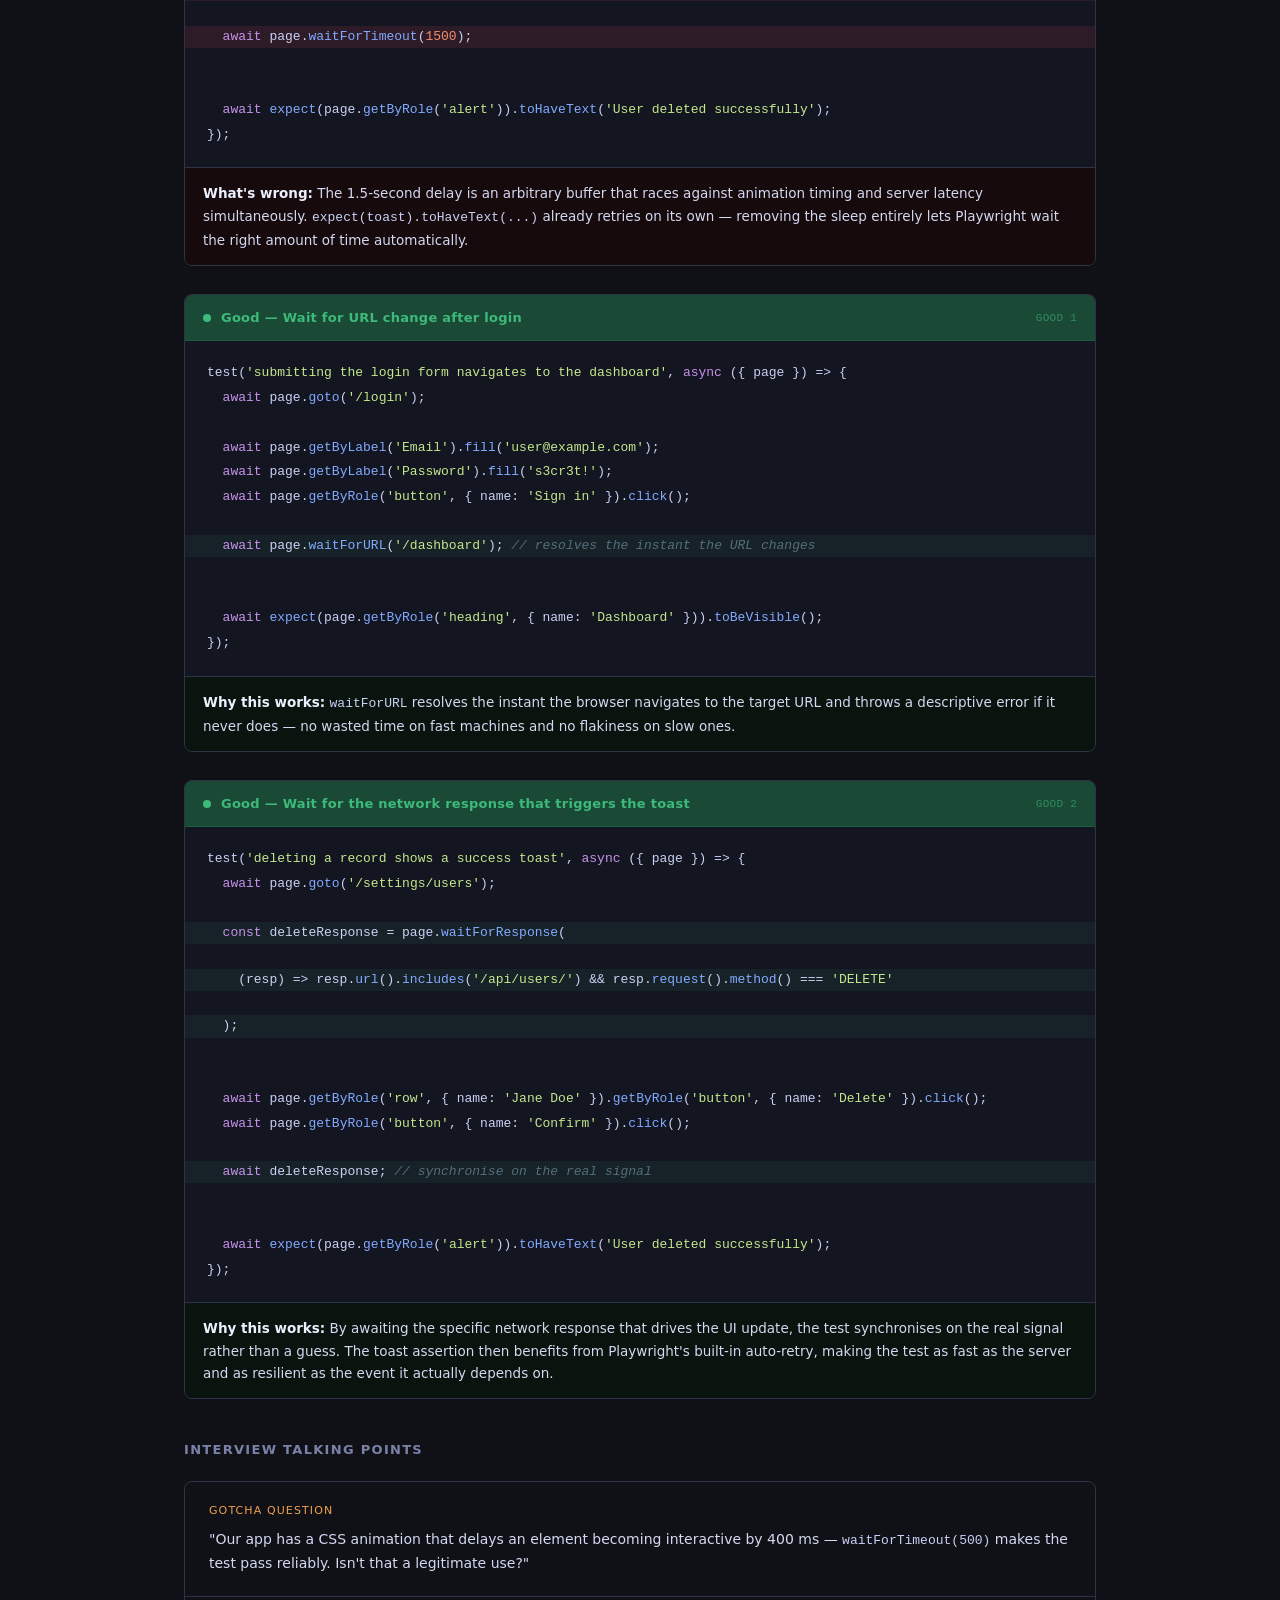
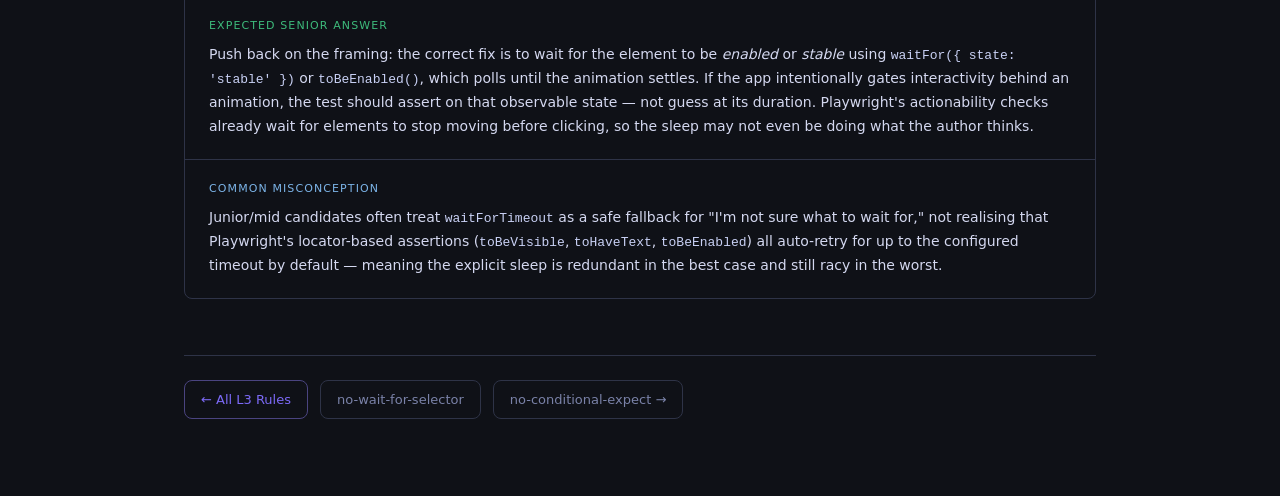
<file: rules/senior-l3/no-wait-for-timeout/reference.html>
<!DOCTYPE html>
<html lang="en">
<head>
<meta charset="UTF-8">
<meta name="viewport" content="width=device-width,initial-scale=1">
<title>no-wait-for-timeout · L3 Senior</title>
<link rel="stylesheet" href="../_base.css">
</head>
<body>
<div class="page-wrap">

  <header class="rule-header">
    <p class="breadcrumb">Playwright SDET Interview · L3 Senior · Flakiness &amp; Hard-coded Delays</p>
    <h1>no-wait-for-timeout</h1>
    <div class="tags">
      <span class="tag tier">L3 — Senior</span>
      <span class="tag">Flakiness</span>
      <span class="tag">Hard-coded Delay</span>
      <span class="tag">Dumb Sleep</span>
    </div>
  </header>

  <div class="why-box">
    <h2>Why this rule exists</h2>
    <code>page.waitForTimeout</code> is a dumb sleep: it pauses the test for a fixed wall-clock duration with no awareness of browser state, network conditions, or CI machine speed, making tests both slower than necessary and still prone to failure when the system is slower than expected. Playwright's execution model is built around auto-retrying, event-driven assertions — <code>waitForSelector</code>, <code>waitForResponse</code>, <code>waitForURL</code>, etc. — that resolve the moment the condition is true and throw a meaningful error when the timeout elapses. Hard-coded delays hide the real signal that the test should be waiting for, mask the root cause of flakiness instead of fixing it, and inflate suite duration linearly with every added sleep across a large test suite.
  </div>

  <h2 class="section-title">What interviewers look for</h2>
  <ul class="signals">
    <li>The candidate can name specific Playwright APIs that replace <code>waitForTimeout</code> and explain <em>which</em> signal each one waits on (DOM readiness, network idle, URL change, JS expression, element visibility).</li>
    <li>The candidate understands that <code>waitForTimeout</code> is a smell pointing to a missing explicit wait, and can diagnose what the underlying race condition actually is rather than just substituting a different API mechanically.</li>
    <li>The candidate can articulate the trade-off between correctness and speed: a fixed delay that is "long enough" today becomes a bottleneck over time, while an event-driven wait exits as soon as the condition is met — both faster on average and more reliable under load.</li>
  </ul>

  <h2 class="section-title">Examples</h2>
  <div class="example-grid">

    <div class="example-card bad">
      <div class="card-header">
        <span class="dot"></span>
        Bad — Waiting for a spinner to disappear after form submit
        <span class="ex-num">BAD 1</span>
      </div>
      <div class="code-wrap"><pre><code>test(<span class="str">'submitting the login form navigates to the dashboard'</span>, <span class="kw">async</span> ({ page }) =&gt; {
  <span class="kw">await</span> page.<span class="fn">goto</span>(<span class="str">'/login'</span>);

  <span class="kw">await</span> page.<span class="fn">getByLabel</span>(<span class="str">'Email'</span>).<span class="fn">fill</span>(<span class="str">'user@example.com'</span>);
  <span class="kw">await</span> page.<span class="fn">getByLabel</span>(<span class="str">'Password'</span>).<span class="fn">fill</span>(<span class="str">'s3cr3t!'</span>);
  <span class="kw">await</span> page.<span class="fn">getByRole</span>(<span class="str">'button'</span>, { name: <span class="str">'Sign in'</span> }).<span class="fn">click</span>();

<span class="err-line">  <span class="cm">// Guess at server response time — races on slow CI, wastes time on fast machines</span></span>
<span class="err-line">  <span class="kw">await</span> page.<span class="fn">waitForTimeout</span>(<span class="num">3000</span>);</span>

  <span class="kw">await</span> <span class="fn">expect</span>(page.<span class="fn">getByRole</span>(<span class="str">'heading'</span>, { name: <span class="str">'Dashboard'</span> })).<span class="fn">toBeVisible</span>();
});</code></pre></div>
      <div class="verdict"><strong>What's wrong:</strong> The 3-second sleep is a guess at how long the network round-trip and redirect take. On a slow CI runner it will still race, and on a fast machine it wastes 3 seconds every run. The test should wait for an observable browser signal — the URL change or the heading becoming visible — both of which Playwright already retries automatically.</div>
    </div>

    <div class="example-card bad">
      <div class="card-header">
        <span class="dot"></span>
        Bad — Polling for a toast notification after an API action
        <span class="ex-num">BAD 2</span>
      </div>
      <div class="code-wrap"><pre><code>test(<span class="str">'deleting a record shows a success toast'</span>, <span class="kw">async</span> ({ page }) =&gt; {
  <span class="kw">await</span> page.<span class="fn">goto</span>(<span class="str">'/settings/users'</span>);

  <span class="kw">await</span> page.<span class="fn">getByRole</span>(<span class="str">'row'</span>, { name: <span class="str">'Jane Doe'</span> }).<span class="fn">getByRole</span>(<span class="str">'button'</span>, { name: <span class="str">'Delete'</span> }).<span class="fn">click</span>();
  <span class="kw">await</span> page.<span class="fn">getByRole</span>(<span class="str">'button'</span>, { name: <span class="str">'Confirm'</span> }).<span class="fn">click</span>();

<span class="err-line">  <span class="cm">// Arbitrary buffer racing against animation AND server latency simultaneously</span></span>
<span class="err-line">  <span class="kw">await</span> page.<span class="fn">waitForTimeout</span>(<span class="num">1500</span>);</span>

  <span class="kw">await</span> <span class="fn">expect</span>(page.<span class="fn">getByRole</span>(<span class="str">'alert'</span>)).<span class="fn">toHaveText</span>(<span class="str">'User deleted successfully'</span>);
});</code></pre></div>
      <div class="verdict"><strong>What's wrong:</strong> The 1.5-second delay is an arbitrary buffer that races against animation timing and server latency simultaneously. <code>expect(toast).toHaveText(...)</code> already retries on its own — removing the sleep entirely lets Playwright wait the right amount of time automatically.</div>
    </div>

    <div class="example-card good">
      <div class="card-header">
        <span class="dot"></span>
        Good — Wait for URL change after login
        <span class="ex-num">GOOD 1</span>
      </div>
      <div class="code-wrap"><pre><code>test(<span class="str">'submitting the login form navigates to the dashboard'</span>, <span class="kw">async</span> ({ page }) =&gt; {
  <span class="kw">await</span> page.<span class="fn">goto</span>(<span class="str">'/login'</span>);

  <span class="kw">await</span> page.<span class="fn">getByLabel</span>(<span class="str">'Email'</span>).<span class="fn">fill</span>(<span class="str">'user@example.com'</span>);
  <span class="kw">await</span> page.<span class="fn">getByLabel</span>(<span class="str">'Password'</span>).<span class="fn">fill</span>(<span class="str">'s3cr3t!'</span>);
  <span class="kw">await</span> page.<span class="fn">getByRole</span>(<span class="str">'button'</span>, { name: <span class="str">'Sign in'</span> }).<span class="fn">click</span>();

<span class="ok-line">  <span class="kw">await</span> page.<span class="fn">waitForURL</span>(<span class="str">'/dashboard'</span>); <span class="cm">// resolves the instant the URL changes</span></span>

  <span class="kw">await</span> <span class="fn">expect</span>(page.<span class="fn">getByRole</span>(<span class="str">'heading'</span>, { name: <span class="str">'Dashboard'</span> })).<span class="fn">toBeVisible</span>();
});</code></pre></div>
      <div class="verdict"><strong>Why this works:</strong> <code>waitForURL</code> resolves the instant the browser navigates to the target URL and throws a descriptive error if it never does — no wasted time on fast machines and no flakiness on slow ones.</div>
    </div>

    <div class="example-card good">
      <div class="card-header">
        <span class="dot"></span>
        Good — Wait for the network response that triggers the toast
        <span class="ex-num">GOOD 2</span>
      </div>
      <div class="code-wrap"><pre><code>test(<span class="str">'deleting a record shows a success toast'</span>, <span class="kw">async</span> ({ page }) =&gt; {
  <span class="kw">await</span> page.<span class="fn">goto</span>(<span class="str">'/settings/users'</span>);

<span class="ok-line">  <span class="kw">const</span> deleteResponse = page.<span class="fn">waitForResponse</span>(</span>
<span class="ok-line">    (resp) =&gt; resp.<span class="fn">url</span>().<span class="fn">includes</span>(<span class="str">'/api/users/'</span>) &amp;&amp; resp.<span class="fn">request</span>().<span class="fn">method</span>() === <span class="str">'DELETE'</span></span>
<span class="ok-line">  );</span>

  <span class="kw">await</span> page.<span class="fn">getByRole</span>(<span class="str">'row'</span>, { name: <span class="str">'Jane Doe'</span> }).<span class="fn">getByRole</span>(<span class="str">'button'</span>, { name: <span class="str">'Delete'</span> }).<span class="fn">click</span>();
  <span class="kw">await</span> page.<span class="fn">getByRole</span>(<span class="str">'button'</span>, { name: <span class="str">'Confirm'</span> }).<span class="fn">click</span>();

<span class="ok-line">  <span class="kw">await</span> deleteResponse; <span class="cm">// synchronise on the real signal</span></span>

  <span class="kw">await</span> <span class="fn">expect</span>(page.<span class="fn">getByRole</span>(<span class="str">'alert'</span>)).<span class="fn">toHaveText</span>(<span class="str">'User deleted successfully'</span>);
});</code></pre></div>
      <div class="verdict"><strong>Why this works:</strong> By awaiting the specific network response that drives the UI update, the test synchronises on the real signal rather than a guess. The toast assertion then benefits from Playwright's built-in auto-retry, making the test as fast as the server and as resilient as the event it actually depends on.</div>
    </div>

  </div>

  <h2 class="section-title">Interview talking points</h2>
  <div class="tp-section">
    <div class="tp-item gotcha">
      <div class="tp-label">Gotcha question</div>
      <p>"Our app has a CSS animation that delays an element becoming interactive by 400 ms — <code>waitForTimeout(500)</code> makes the test pass reliably. Isn't that a legitimate use?"</p>
    </div>
    <div class="tp-item expected">
      <div class="tp-label">Expected senior answer</div>
      <p>Push back on the framing: the correct fix is to wait for the element to be <em>enabled</em> or <em>stable</em> using <code>waitFor({ state: 'stable' })</code> or <code>toBeEnabled()</code>, which polls until the animation settles. If the app intentionally gates interactivity behind an animation, the test should assert on that observable state — not guess at its duration. Playwright's actionability checks already wait for elements to stop moving before clicking, so the sleep may not even be doing what the author thinks.</p>
    </div>
    <div class="tp-item misconception">
      <div class="tp-label">Common misconception</div>
      <p>Junior/mid candidates often treat <code>waitForTimeout</code> as a safe fallback for "I'm not sure what to wait for," not realising that Playwright's locator-based assertions (<code>toBeVisible</code>, <code>toHaveText</code>, <code>toBeEnabled</code>) all auto-retry for up to the configured timeout by default — meaning the explicit sleep is redundant in the best case and still racy in the worst.</p>
    </div>
  </div>

  <nav class="page-nav">
    <a class="nav-link home" href="../index.html">← All L3 Rules</a>
    <a class="nav-link" href="../no-wait-for-selector/reference.html">no-wait-for-selector</a>
    <a class="nav-link" href="../no-conditional-expect/reference.html">no-conditional-expect →</a>
  </nav>

</div>
</body>
</html>
</file>
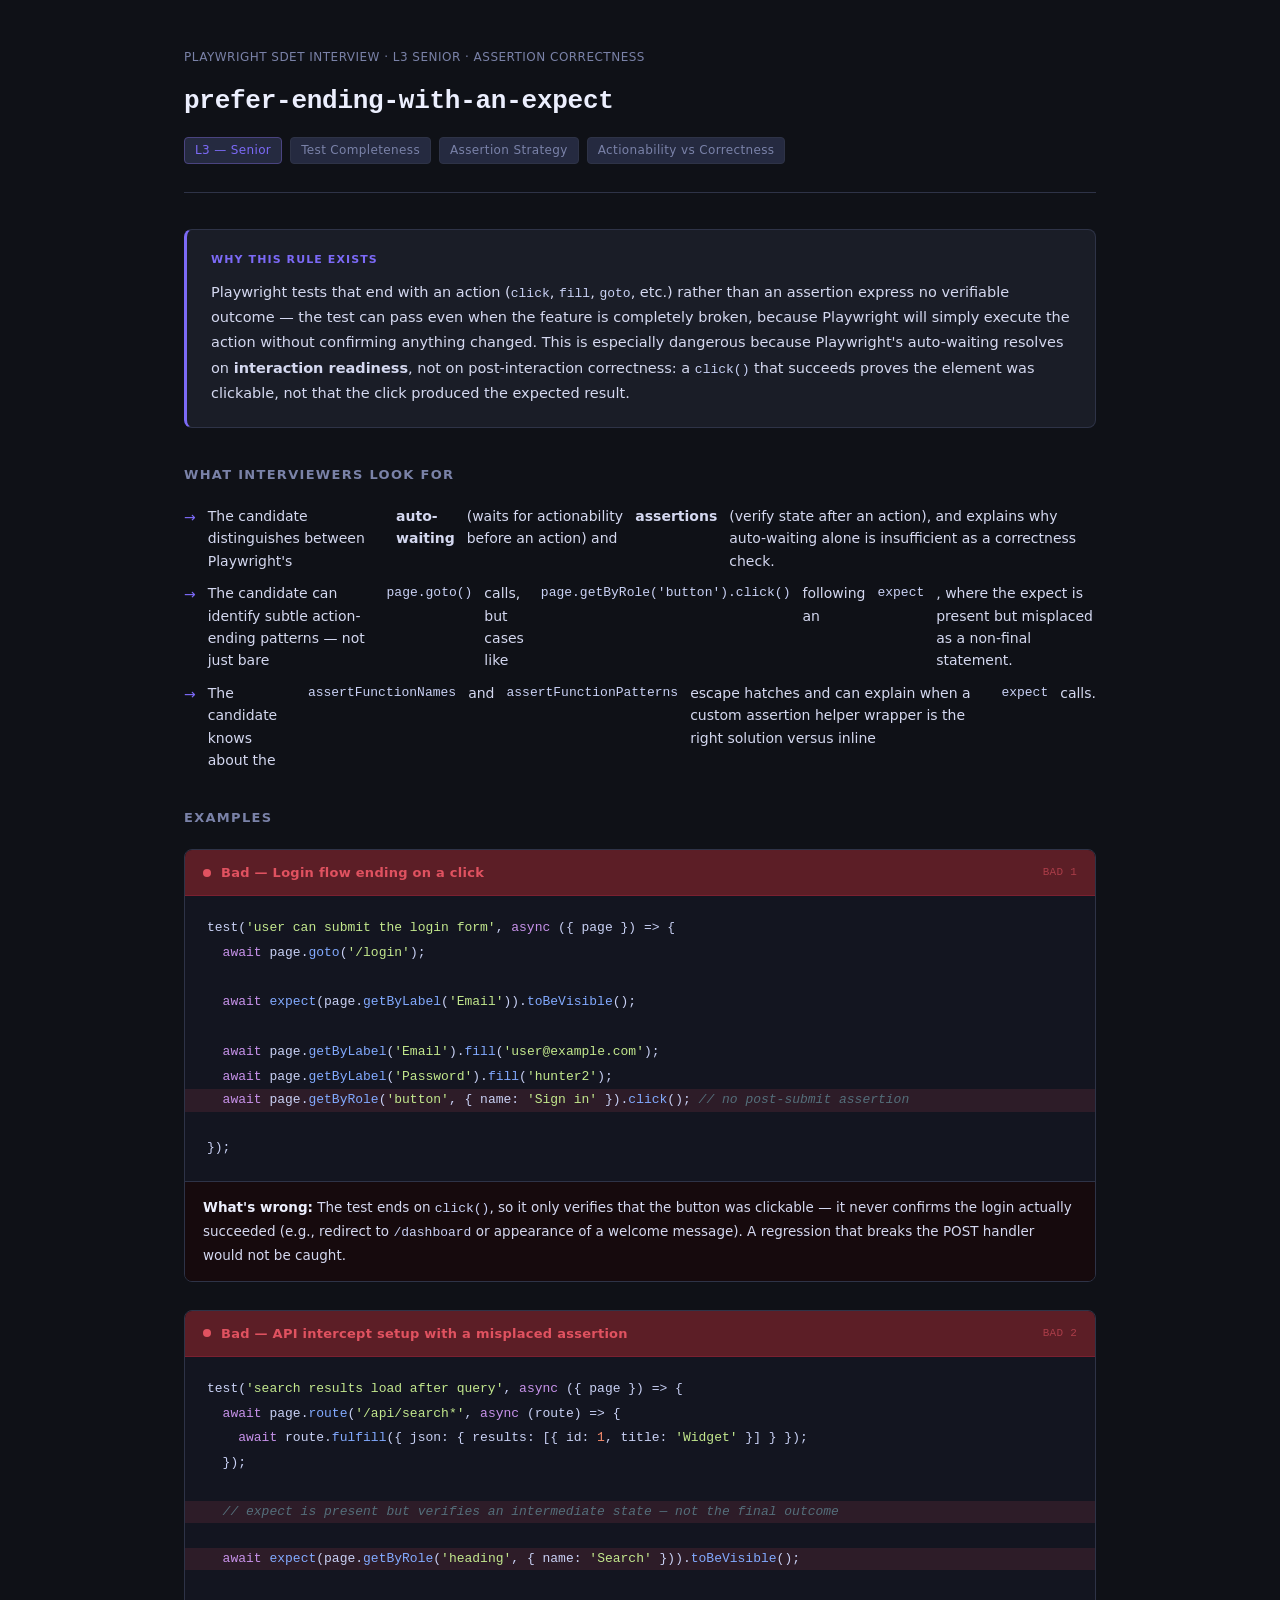
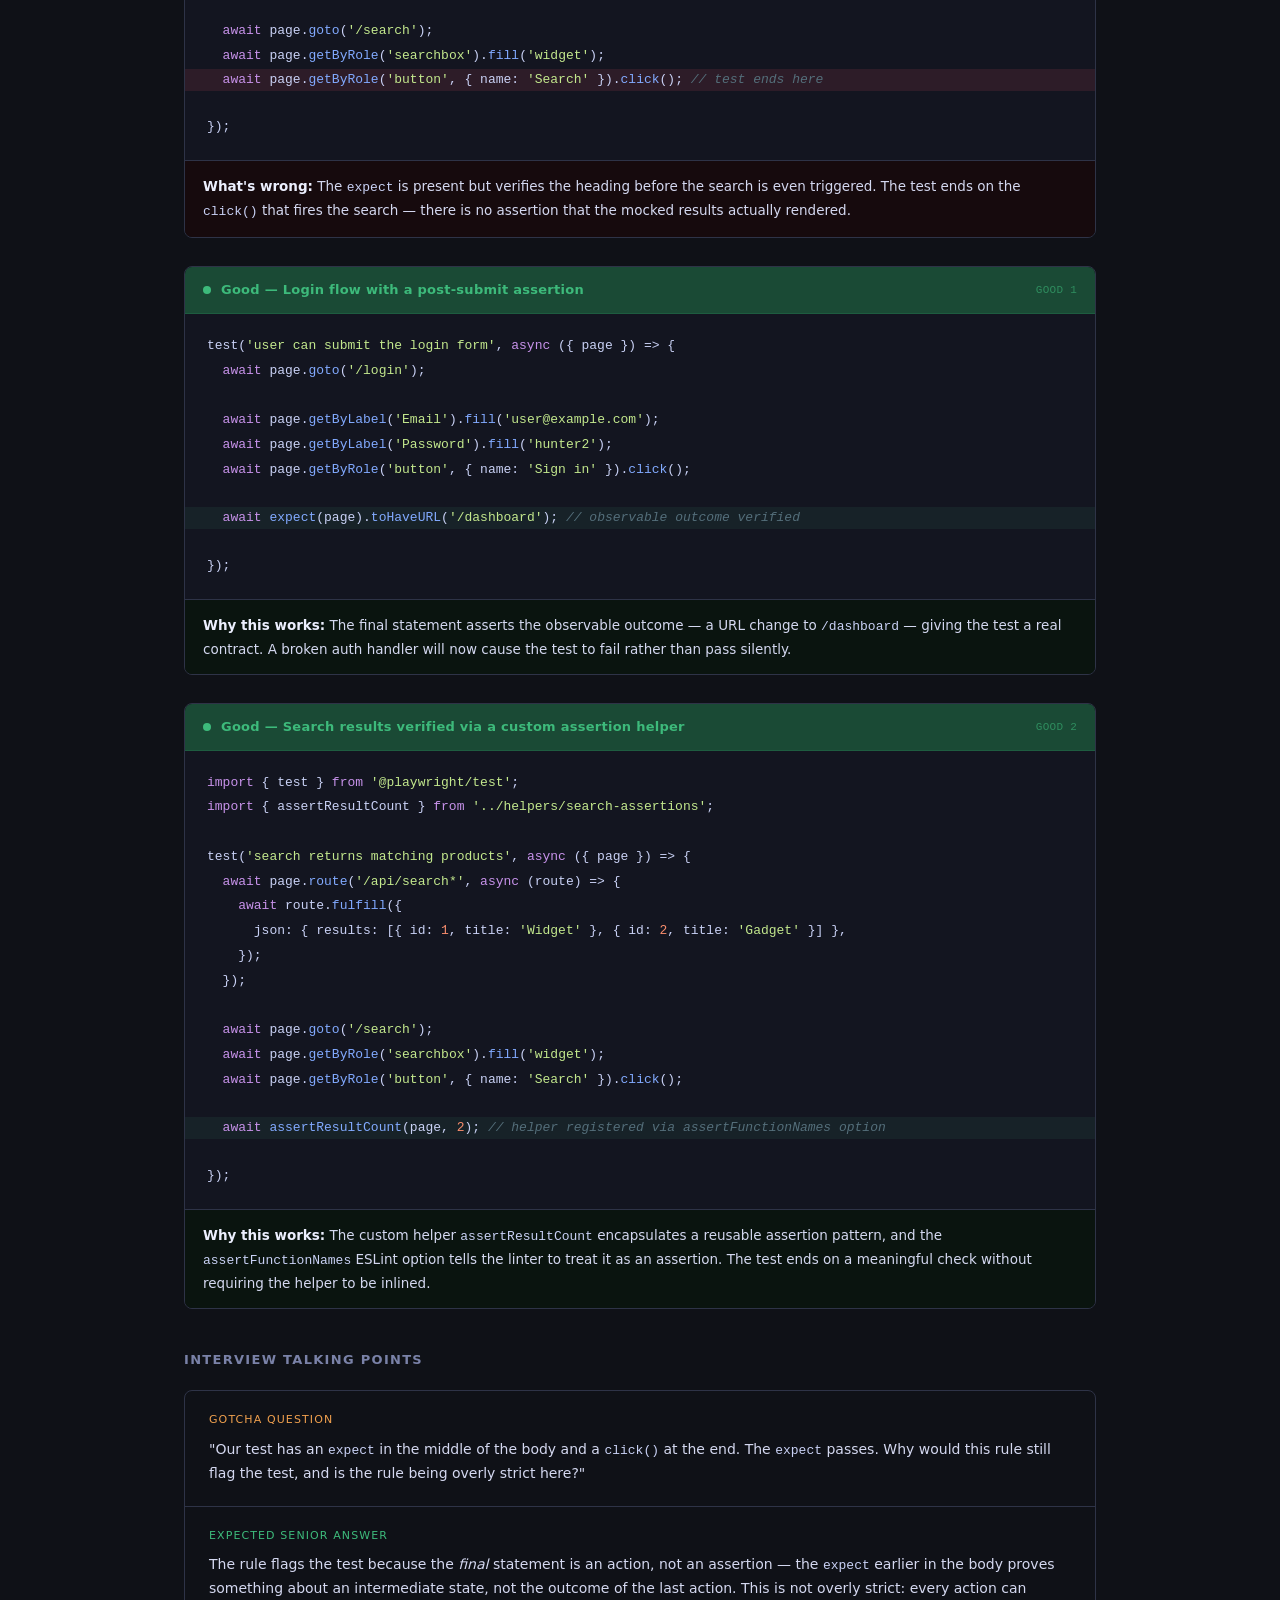
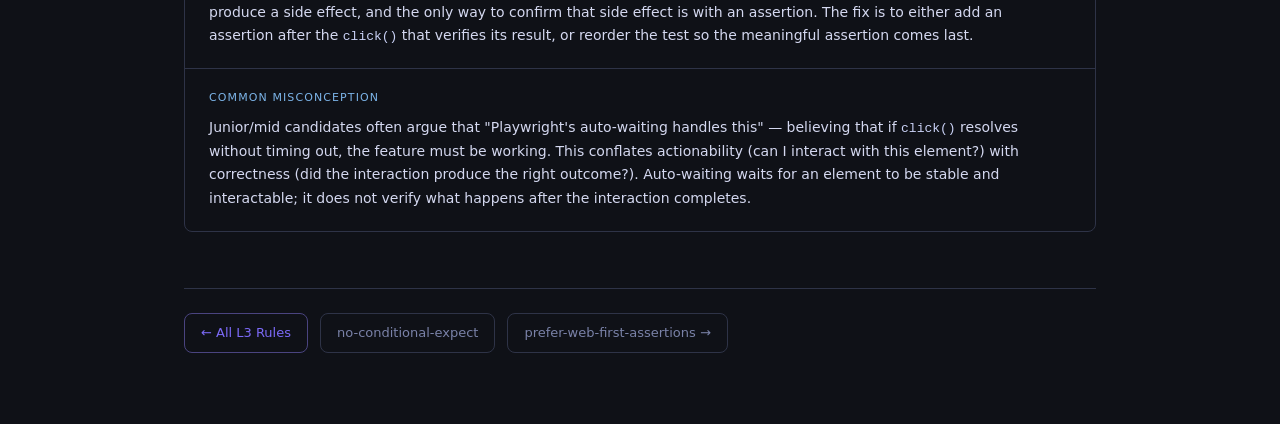
<file: rules/senior-l3/prefer-ending-with-an-expect/reference.html>
<!DOCTYPE html>
<html lang="en">
<head>
<meta charset="UTF-8">
<meta name="viewport" content="width=device-width,initial-scale=1">
<title>prefer-ending-with-an-expect · L3 Senior</title>
<link rel="stylesheet" href="../_base.css">
</head>
<body>
<div class="page-wrap">

  <header class="rule-header">
    <p class="breadcrumb">Playwright SDET Interview · L3 Senior · Assertion Correctness</p>
    <h1>prefer-ending-with-an-expect</h1>
    <div class="tags">
      <span class="tag tier">L3 — Senior</span>
      <span class="tag">Test Completeness</span>
      <span class="tag">Assertion Strategy</span>
      <span class="tag">Actionability vs Correctness</span>
    </div>
  </header>

  <div class="why-box">
    <h2>Why this rule exists</h2>
    Playwright tests that end with an action (<code>click</code>, <code>fill</code>, <code>goto</code>, etc.) rather than an assertion express no verifiable outcome — the test can pass even when the feature is completely broken, because Playwright will simply execute the action without confirming anything changed. This is especially dangerous because Playwright's auto-waiting resolves on <strong>interaction readiness</strong>, not on post-interaction correctness: a <code>click()</code> that succeeds proves the element was clickable, not that the click produced the expected result.
  </div>

  <h2 class="section-title">What interviewers look for</h2>
  <ul class="signals">
    <li>The candidate distinguishes between Playwright's <strong>auto-waiting</strong> (waits for actionability before an action) and <strong>assertions</strong> (verify state after an action), and explains why auto-waiting alone is insufficient as a correctness check.</li>
    <li>The candidate can identify subtle action-ending patterns — not just bare <code>page.goto()</code> calls, but cases like <code>page.getByRole('button').click()</code> following an <code>expect</code>, where the expect is present but misplaced as a non-final statement.</li>
    <li>The candidate knows about the <code>assertFunctionNames</code> and <code>assertFunctionPatterns</code> escape hatches and can explain when a custom assertion helper wrapper is the right solution versus inline <code>expect</code> calls.</li>
  </ul>

  <h2 class="section-title">Examples</h2>
  <div class="example-grid">

    <div class="example-card bad">
      <div class="card-header">
        <span class="dot"></span>
        Bad — Login flow ending on a click
        <span class="ex-num">BAD 1</span>
      </div>
      <div class="code-wrap"><pre><code>test(<span class="str">'user can submit the login form'</span>, <span class="kw">async</span> ({ page }) =&gt; {
  <span class="kw">await</span> page.<span class="fn">goto</span>(<span class="str">'/login'</span>);

  <span class="kw">await</span> <span class="fn">expect</span>(page.<span class="fn">getByLabel</span>(<span class="str">'Email'</span>)).<span class="fn">toBeVisible</span>();

  <span class="kw">await</span> page.<span class="fn">getByLabel</span>(<span class="str">'Email'</span>).<span class="fn">fill</span>(<span class="str">'user@example.com'</span>);
  <span class="kw">await</span> page.<span class="fn">getByLabel</span>(<span class="str">'Password'</span>).<span class="fn">fill</span>(<span class="str">'hunter2'</span>);
<span class="err-line">  <span class="kw">await</span> page.<span class="fn">getByRole</span>(<span class="str">'button'</span>, { name: <span class="str">'Sign in'</span> }).<span class="fn">click</span>(); <span class="cm">// no post-submit assertion</span></span>
});</code></pre></div>
      <div class="verdict"><strong>What's wrong:</strong> The test ends on <code>click()</code>, so it only verifies that the button was clickable — it never confirms the login actually succeeded (e.g., redirect to <code>/dashboard</code> or appearance of a welcome message). A regression that breaks the POST handler would not be caught.</div>
    </div>

    <div class="example-card bad">
      <div class="card-header">
        <span class="dot"></span>
        Bad — API intercept setup with a misplaced assertion
        <span class="ex-num">BAD 2</span>
      </div>
      <div class="code-wrap"><pre><code>test(<span class="str">'search results load after query'</span>, <span class="kw">async</span> ({ page }) =&gt; {
  <span class="kw">await</span> page.<span class="fn">route</span>(<span class="str">'/api/search*'</span>, <span class="kw">async</span> (route) =&gt; {
    <span class="kw">await</span> route.<span class="fn">fulfill</span>({ json: { results: [{ id: <span class="num">1</span>, title: <span class="str">'Widget'</span> }] } });
  });

<span class="err-line">  <span class="cm">// expect is present but verifies an intermediate state — not the final outcome</span></span>
<span class="err-line">  <span class="kw">await</span> <span class="fn">expect</span>(page.<span class="fn">getByRole</span>(<span class="str">'heading'</span>, { name: <span class="str">'Search'</span> })).<span class="fn">toBeVisible</span>();</span>

  <span class="kw">await</span> page.<span class="fn">goto</span>(<span class="str">'/search'</span>);
  <span class="kw">await</span> page.<span class="fn">getByRole</span>(<span class="str">'searchbox'</span>).<span class="fn">fill</span>(<span class="str">'widget'</span>);
<span class="err-line">  <span class="kw">await</span> page.<span class="fn">getByRole</span>(<span class="str">'button'</span>, { name: <span class="str">'Search'</span> }).<span class="fn">click</span>(); <span class="cm">// test ends here</span></span>
});</code></pre></div>
      <div class="verdict"><strong>What's wrong:</strong> The <code>expect</code> is present but verifies the heading before the search is even triggered. The test ends on the <code>click()</code> that fires the search — there is no assertion that the mocked results actually rendered.</div>
    </div>

    <div class="example-card good">
      <div class="card-header">
        <span class="dot"></span>
        Good — Login flow with a post-submit assertion
        <span class="ex-num">GOOD 1</span>
      </div>
      <div class="code-wrap"><pre><code>test(<span class="str">'user can submit the login form'</span>, <span class="kw">async</span> ({ page }) =&gt; {
  <span class="kw">await</span> page.<span class="fn">goto</span>(<span class="str">'/login'</span>);

  <span class="kw">await</span> page.<span class="fn">getByLabel</span>(<span class="str">'Email'</span>).<span class="fn">fill</span>(<span class="str">'user@example.com'</span>);
  <span class="kw">await</span> page.<span class="fn">getByLabel</span>(<span class="str">'Password'</span>).<span class="fn">fill</span>(<span class="str">'hunter2'</span>);
  <span class="kw">await</span> page.<span class="fn">getByRole</span>(<span class="str">'button'</span>, { name: <span class="str">'Sign in'</span> }).<span class="fn">click</span>();

<span class="ok-line">  <span class="kw">await</span> <span class="fn">expect</span>(page).<span class="fn">toHaveURL</span>(<span class="str">'/dashboard'</span>); <span class="cm">// observable outcome verified</span></span>
});</code></pre></div>
      <div class="verdict"><strong>Why this works:</strong> The final statement asserts the observable outcome — a URL change to <code>/dashboard</code> — giving the test a real contract. A broken auth handler will now cause the test to fail rather than pass silently.</div>
    </div>

    <div class="example-card good">
      <div class="card-header">
        <span class="dot"></span>
        Good — Search results verified via a custom assertion helper
        <span class="ex-num">GOOD 2</span>
      </div>
      <div class="code-wrap"><pre><code><span class="kw">import</span> { test } <span class="kw">from</span> <span class="str">'@playwright/test'</span>;
<span class="kw">import</span> { assertResultCount } <span class="kw">from</span> <span class="str">'../helpers/search-assertions'</span>;

test(<span class="str">'search returns matching products'</span>, <span class="kw">async</span> ({ page }) =&gt; {
  <span class="kw">await</span> page.<span class="fn">route</span>(<span class="str">'/api/search*'</span>, <span class="kw">async</span> (route) =&gt; {
    <span class="kw">await</span> route.<span class="fn">fulfill</span>({
      json: { results: [{ id: <span class="num">1</span>, title: <span class="str">'Widget'</span> }, { id: <span class="num">2</span>, title: <span class="str">'Gadget'</span> }] },
    });
  });

  <span class="kw">await</span> page.<span class="fn">goto</span>(<span class="str">'/search'</span>);
  <span class="kw">await</span> page.<span class="fn">getByRole</span>(<span class="str">'searchbox'</span>).<span class="fn">fill</span>(<span class="str">'widget'</span>);
  <span class="kw">await</span> page.<span class="fn">getByRole</span>(<span class="str">'button'</span>, { name: <span class="str">'Search'</span> }).<span class="fn">click</span>();

<span class="ok-line">  <span class="kw">await</span> <span class="fn">assertResultCount</span>(page, <span class="num">2</span>); <span class="cm">// helper registered via assertFunctionNames option</span></span>
});</code></pre></div>
      <div class="verdict"><strong>Why this works:</strong> The custom helper <code>assertResultCount</code> encapsulates a reusable assertion pattern, and the <code>assertFunctionNames</code> ESLint option tells the linter to treat it as an assertion. The test ends on a meaningful check without requiring the helper to be inlined.</div>
    </div>

  </div>

  <h2 class="section-title">Interview talking points</h2>
  <div class="tp-section">
    <div class="tp-item gotcha">
      <div class="tp-label">Gotcha question</div>
      <p>"Our test has an <code>expect</code> in the middle of the body and a <code>click()</code> at the end. The <code>expect</code> passes. Why would this rule still flag the test, and is the rule being overly strict here?"</p>
    </div>
    <div class="tp-item expected">
      <div class="tp-label">Expected senior answer</div>
      <p>The rule flags the test because the <em>final</em> statement is an action, not an assertion — the <code>expect</code> earlier in the body proves something about an intermediate state, not the outcome of the last action. This is not overly strict: every action can produce a side effect, and the only way to confirm that side effect is with an assertion. The fix is to either add an assertion after the <code>click()</code> that verifies its result, or reorder the test so the meaningful assertion comes last.</p>
    </div>
    <div class="tp-item misconception">
      <div class="tp-label">Common misconception</div>
      <p>Junior/mid candidates often argue that "Playwright's auto-waiting handles this" — believing that if <code>click()</code> resolves without timing out, the feature must be working. This conflates actionability (can I interact with this element?) with correctness (did the interaction produce the right outcome?). Auto-waiting waits for an element to be stable and interactable; it does not verify what happens after the interaction completes.</p>
    </div>
  </div>

  <nav class="page-nav">
    <a class="nav-link home" href="../index.html">← All L3 Rules</a>
    <a class="nav-link" href="../no-conditional-expect/reference.html">no-conditional-expect</a>
    <a class="nav-link" href="../prefer-web-first-assertions/reference.html">prefer-web-first-assertions →</a>
  </nav>

</div>
</body>
</html>
</file>
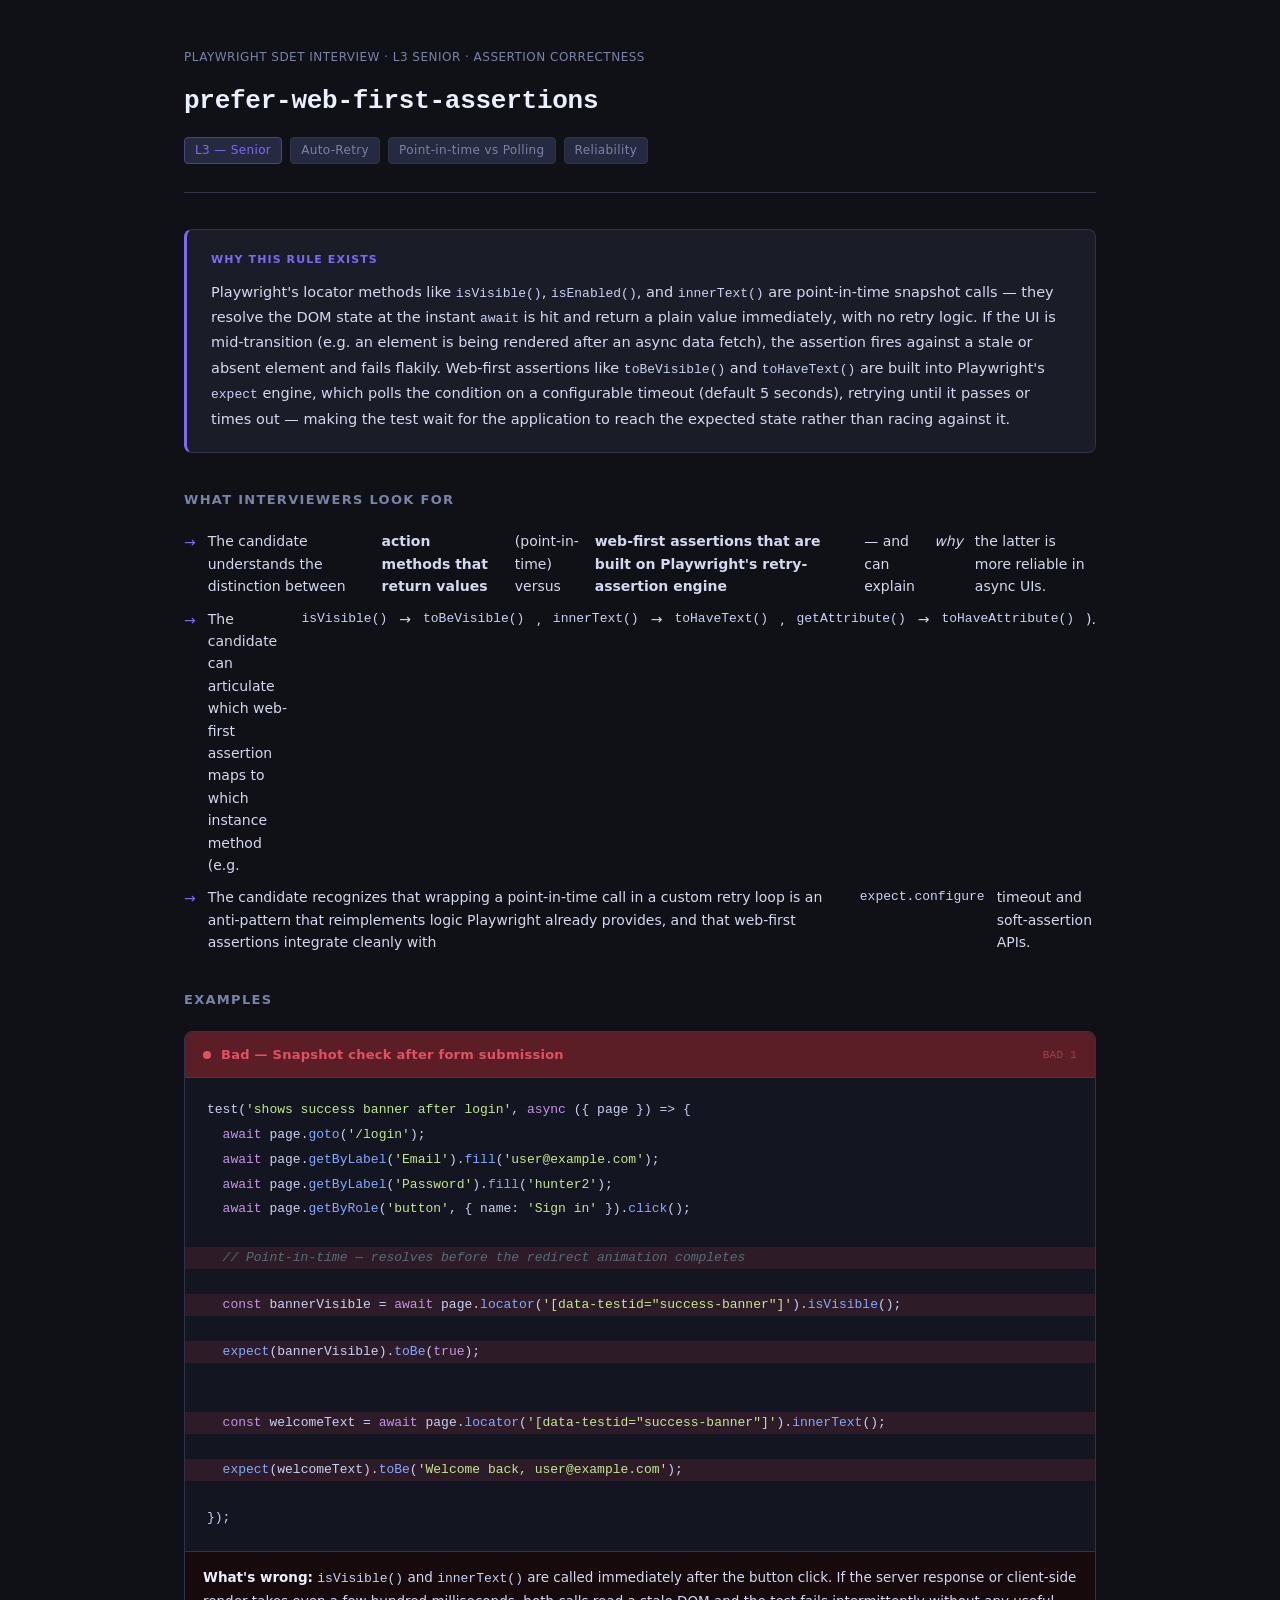
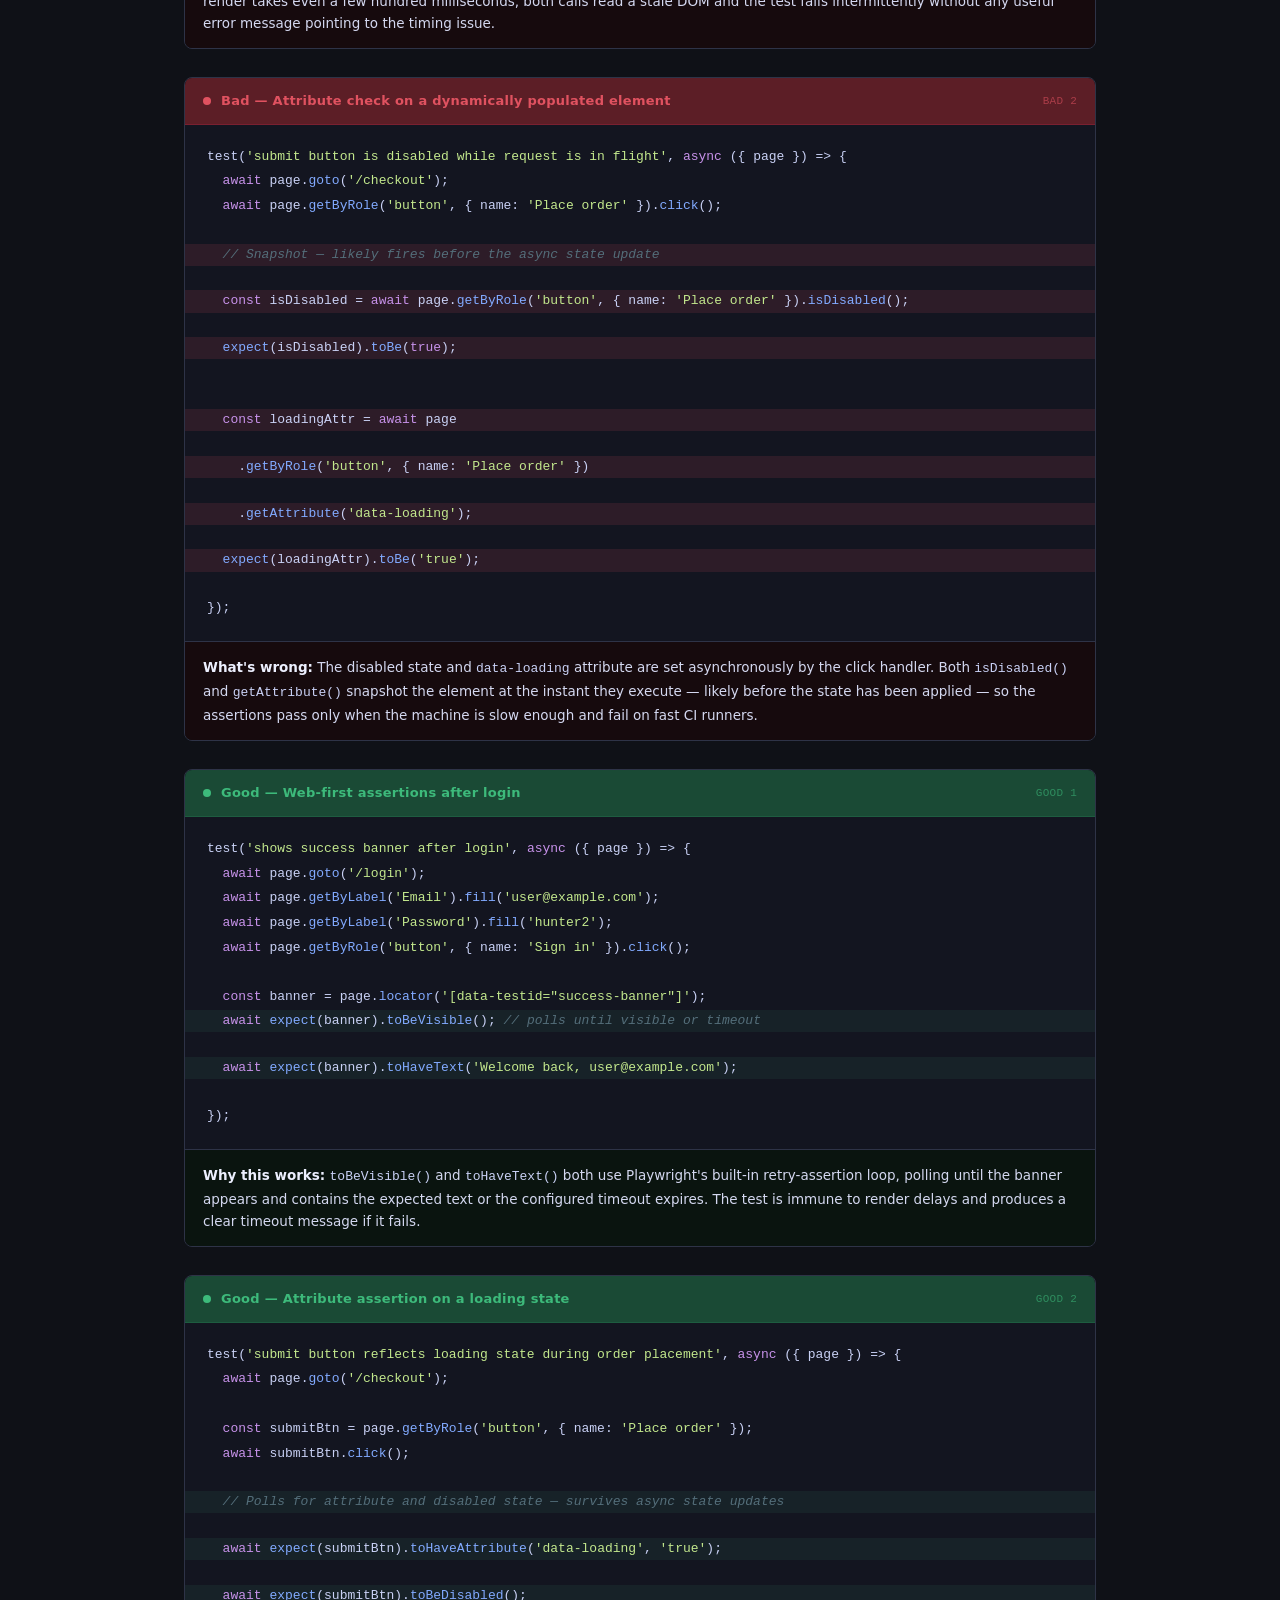
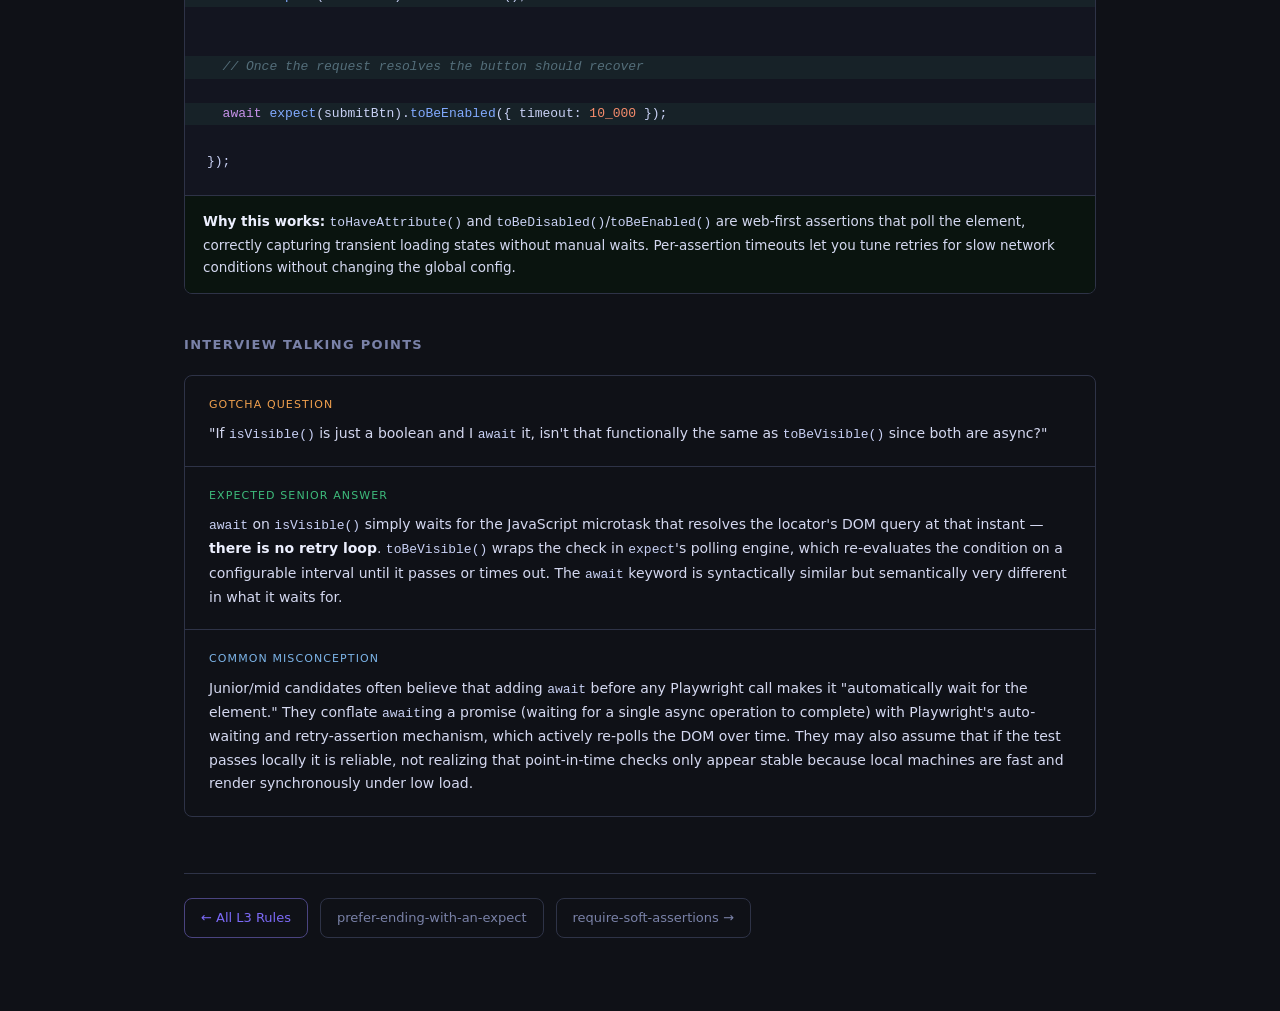
<file: rules/senior-l3/prefer-web-first-assertions/reference.html>
<!DOCTYPE html>
<html lang="en">
<head>
<meta charset="UTF-8">
<meta name="viewport" content="width=device-width,initial-scale=1">
<title>prefer-web-first-assertions · L3 Senior</title>
<link rel="stylesheet" href="../_base.css">
</head>
<body>
<div class="page-wrap">

  <header class="rule-header">
    <p class="breadcrumb">Playwright SDET Interview · L3 Senior · Assertion Correctness</p>
    <h1>prefer-web-first-assertions</h1>
    <div class="tags">
      <span class="tag tier">L3 — Senior</span>
      <span class="tag">Auto-Retry</span>
      <span class="tag">Point-in-time vs Polling</span>
      <span class="tag">Reliability</span>
    </div>
  </header>

  <div class="why-box">
    <h2>Why this rule exists</h2>
    Playwright's locator methods like <code>isVisible()</code>, <code>isEnabled()</code>, and <code>innerText()</code> are point-in-time snapshot calls — they resolve the DOM state at the instant <code>await</code> is hit and return a plain value immediately, with no retry logic. If the UI is mid-transition (e.g. an element is being rendered after an async data fetch), the assertion fires against a stale or absent element and fails flakily. Web-first assertions like <code>toBeVisible()</code> and <code>toHaveText()</code> are built into Playwright's <code>expect</code> engine, which polls the condition on a configurable timeout (default 5 seconds), retrying until it passes or times out — making the test wait for the application to reach the expected state rather than racing against it.
  </div>

  <h2 class="section-title">What interviewers look for</h2>
  <ul class="signals">
    <li>The candidate understands the distinction between <strong>action methods that return values</strong> (point-in-time) versus <strong>web-first assertions that are built on Playwright's retry-assertion engine</strong> — and can explain <em>why</em> the latter is more reliable in async UIs.</li>
    <li>The candidate can articulate which web-first assertion maps to which instance method (e.g. <code>isVisible()</code> → <code>toBeVisible()</code>, <code>innerText()</code> → <code>toHaveText()</code>, <code>getAttribute()</code> → <code>toHaveAttribute()</code>).</li>
    <li>The candidate recognizes that wrapping a point-in-time call in a custom retry loop is an anti-pattern that reimplements logic Playwright already provides, and that web-first assertions integrate cleanly with <code>expect.configure</code> timeout and soft-assertion APIs.</li>
  </ul>

  <h2 class="section-title">Examples</h2>
  <div class="example-grid">

    <div class="example-card bad">
      <div class="card-header">
        <span class="dot"></span>
        Bad — Snapshot check after form submission
        <span class="ex-num">BAD 1</span>
      </div>
      <div class="code-wrap"><pre><code>test(<span class="str">'shows success banner after login'</span>, <span class="kw">async</span> ({ page }) =&gt; {
  <span class="kw">await</span> page.<span class="fn">goto</span>(<span class="str">'/login'</span>);
  <span class="kw">await</span> page.<span class="fn">getByLabel</span>(<span class="str">'Email'</span>).<span class="fn">fill</span>(<span class="str">'user@example.com'</span>);
  <span class="kw">await</span> page.<span class="fn">getByLabel</span>(<span class="str">'Password'</span>).<span class="fn">fill</span>(<span class="str">'hunter2'</span>);
  <span class="kw">await</span> page.<span class="fn">getByRole</span>(<span class="str">'button'</span>, { name: <span class="str">'Sign in'</span> }).<span class="fn">click</span>();

<span class="err-line">  <span class="cm">// Point-in-time — resolves before the redirect animation completes</span></span>
<span class="err-line">  <span class="kw">const</span> bannerVisible = <span class="kw">await</span> page.<span class="fn">locator</span>(<span class="str">'[data-testid="success-banner"]'</span>).<span class="fn">isVisible</span>();</span>
<span class="err-line">  <span class="fn">expect</span>(bannerVisible).<span class="fn">toBe</span>(<span class="kw">true</span>);</span>

<span class="err-line">  <span class="kw">const</span> welcomeText = <span class="kw">await</span> page.<span class="fn">locator</span>(<span class="str">'[data-testid="success-banner"]'</span>).<span class="fn">innerText</span>();</span>
<span class="err-line">  <span class="fn">expect</span>(welcomeText).<span class="fn">toBe</span>(<span class="str">'Welcome back, user@example.com'</span>);</span>
});</code></pre></div>
      <div class="verdict"><strong>What's wrong:</strong> <code>isVisible()</code> and <code>innerText()</code> are called immediately after the button click. If the server response or client-side render takes even a few hundred milliseconds, both calls read a stale DOM and the test fails intermittently without any useful error message pointing to the timing issue.</div>
    </div>

    <div class="example-card bad">
      <div class="card-header">
        <span class="dot"></span>
        Bad — Attribute check on a dynamically populated element
        <span class="ex-num">BAD 2</span>
      </div>
      <div class="code-wrap"><pre><code>test(<span class="str">'submit button is disabled while request is in flight'</span>, <span class="kw">async</span> ({ page }) =&gt; {
  <span class="kw">await</span> page.<span class="fn">goto</span>(<span class="str">'/checkout'</span>);
  <span class="kw">await</span> page.<span class="fn">getByRole</span>(<span class="str">'button'</span>, { name: <span class="str">'Place order'</span> }).<span class="fn">click</span>();

<span class="err-line">  <span class="cm">// Snapshot — likely fires before the async state update</span></span>
<span class="err-line">  <span class="kw">const</span> isDisabled = <span class="kw">await</span> page.<span class="fn">getByRole</span>(<span class="str">'button'</span>, { name: <span class="str">'Place order'</span> }).<span class="fn">isDisabled</span>();</span>
<span class="err-line">  <span class="fn">expect</span>(isDisabled).<span class="fn">toBe</span>(<span class="kw">true</span>);</span>

<span class="err-line">  <span class="kw">const</span> loadingAttr = <span class="kw">await</span> page</span>
<span class="err-line">    .<span class="fn">getByRole</span>(<span class="str">'button'</span>, { name: <span class="str">'Place order'</span> })</span>
<span class="err-line">    .<span class="fn">getAttribute</span>(<span class="str">'data-loading'</span>);</span>
<span class="err-line">  <span class="fn">expect</span>(loadingAttr).<span class="fn">toBe</span>(<span class="str">'true'</span>);</span>
});</code></pre></div>
      <div class="verdict"><strong>What's wrong:</strong> The disabled state and <code>data-loading</code> attribute are set asynchronously by the click handler. Both <code>isDisabled()</code> and <code>getAttribute()</code> snapshot the element at the instant they execute — likely before the state has been applied — so the assertions pass only when the machine is slow enough and fail on fast CI runners.</div>
    </div>

    <div class="example-card good">
      <div class="card-header">
        <span class="dot"></span>
        Good — Web-first assertions after login
        <span class="ex-num">GOOD 1</span>
      </div>
      <div class="code-wrap"><pre><code>test(<span class="str">'shows success banner after login'</span>, <span class="kw">async</span> ({ page }) =&gt; {
  <span class="kw">await</span> page.<span class="fn">goto</span>(<span class="str">'/login'</span>);
  <span class="kw">await</span> page.<span class="fn">getByLabel</span>(<span class="str">'Email'</span>).<span class="fn">fill</span>(<span class="str">'user@example.com'</span>);
  <span class="kw">await</span> page.<span class="fn">getByLabel</span>(<span class="str">'Password'</span>).<span class="fn">fill</span>(<span class="str">'hunter2'</span>);
  <span class="kw">await</span> page.<span class="fn">getByRole</span>(<span class="str">'button'</span>, { name: <span class="str">'Sign in'</span> }).<span class="fn">click</span>();

  <span class="kw">const</span> banner = page.<span class="fn">locator</span>(<span class="str">'[data-testid="success-banner"]'</span>);
<span class="ok-line">  <span class="kw">await</span> <span class="fn">expect</span>(banner).<span class="fn">toBeVisible</span>(); <span class="cm">// polls until visible or timeout</span></span>
<span class="ok-line">  <span class="kw">await</span> <span class="fn">expect</span>(banner).<span class="fn">toHaveText</span>(<span class="str">'Welcome back, user@example.com'</span>);</span>
});</code></pre></div>
      <div class="verdict"><strong>Why this works:</strong> <code>toBeVisible()</code> and <code>toHaveText()</code> both use Playwright's built-in retry-assertion loop, polling until the banner appears and contains the expected text or the configured timeout expires. The test is immune to render delays and produces a clear timeout message if it fails.</div>
    </div>

    <div class="example-card good">
      <div class="card-header">
        <span class="dot"></span>
        Good — Attribute assertion on a loading state
        <span class="ex-num">GOOD 2</span>
      </div>
      <div class="code-wrap"><pre><code>test(<span class="str">'submit button reflects loading state during order placement'</span>, <span class="kw">async</span> ({ page }) =&gt; {
  <span class="kw">await</span> page.<span class="fn">goto</span>(<span class="str">'/checkout'</span>);

  <span class="kw">const</span> submitBtn = page.<span class="fn">getByRole</span>(<span class="str">'button'</span>, { name: <span class="str">'Place order'</span> });
  <span class="kw">await</span> submitBtn.<span class="fn">click</span>();

<span class="ok-line">  <span class="cm">// Polls for attribute and disabled state — survives async state updates</span></span>
<span class="ok-line">  <span class="kw">await</span> <span class="fn">expect</span>(submitBtn).<span class="fn">toHaveAttribute</span>(<span class="str">'data-loading'</span>, <span class="str">'true'</span>);</span>
<span class="ok-line">  <span class="kw">await</span> <span class="fn">expect</span>(submitBtn).<span class="fn">toBeDisabled</span>();</span>

<span class="ok-line">  <span class="cm">// Once the request resolves the button should recover</span></span>
<span class="ok-line">  <span class="kw">await</span> <span class="fn">expect</span>(submitBtn).<span class="fn">toBeEnabled</span>({ timeout: <span class="num">10_000</span> });</span>
});</code></pre></div>
      <div class="verdict"><strong>Why this works:</strong> <code>toHaveAttribute()</code> and <code>toBeDisabled()</code>/<code>toBeEnabled()</code> are web-first assertions that poll the element, correctly capturing transient loading states without manual waits. Per-assertion timeouts let you tune retries for slow network conditions without changing the global config.</div>
    </div>

  </div>

  <h2 class="section-title">Interview talking points</h2>
  <div class="tp-section">
    <div class="tp-item gotcha">
      <div class="tp-label">Gotcha question</div>
      <p>"If <code>isVisible()</code> is just a boolean and I <code>await</code> it, isn't that functionally the same as <code>toBeVisible()</code> since both are async?"</p>
    </div>
    <div class="tp-item expected">
      <div class="tp-label">Expected senior answer</div>
      <p><code>await</code> on <code>isVisible()</code> simply waits for the JavaScript microtask that resolves the locator's DOM query at that instant — <strong>there is no retry loop</strong>. <code>toBeVisible()</code> wraps the check in <code>expect</code>'s polling engine, which re-evaluates the condition on a configurable interval until it passes or times out. The <code>await</code> keyword is syntactically similar but semantically very different in what it waits for.</p>
    </div>
    <div class="tp-item misconception">
      <div class="tp-label">Common misconception</div>
      <p>Junior/mid candidates often believe that adding <code>await</code> before any Playwright call makes it "automatically wait for the element." They conflate <code>await</code>ing a promise (waiting for a single async operation to complete) with Playwright's auto-waiting and retry-assertion mechanism, which actively re-polls the DOM over time. They may also assume that if the test passes locally it is reliable, not realizing that point-in-time checks only appear stable because local machines are fast and render synchronously under low load.</p>
    </div>
  </div>

  <nav class="page-nav">
    <a class="nav-link home" href="../index.html">← All L3 Rules</a>
    <a class="nav-link" href="../prefer-ending-with-an-expect/reference.html">prefer-ending-with-an-expect</a>
    <a class="nav-link" href="../require-soft-assertions/reference.html">require-soft-assertions →</a>
  </nav>

</div>
</body>
</html>
</file>
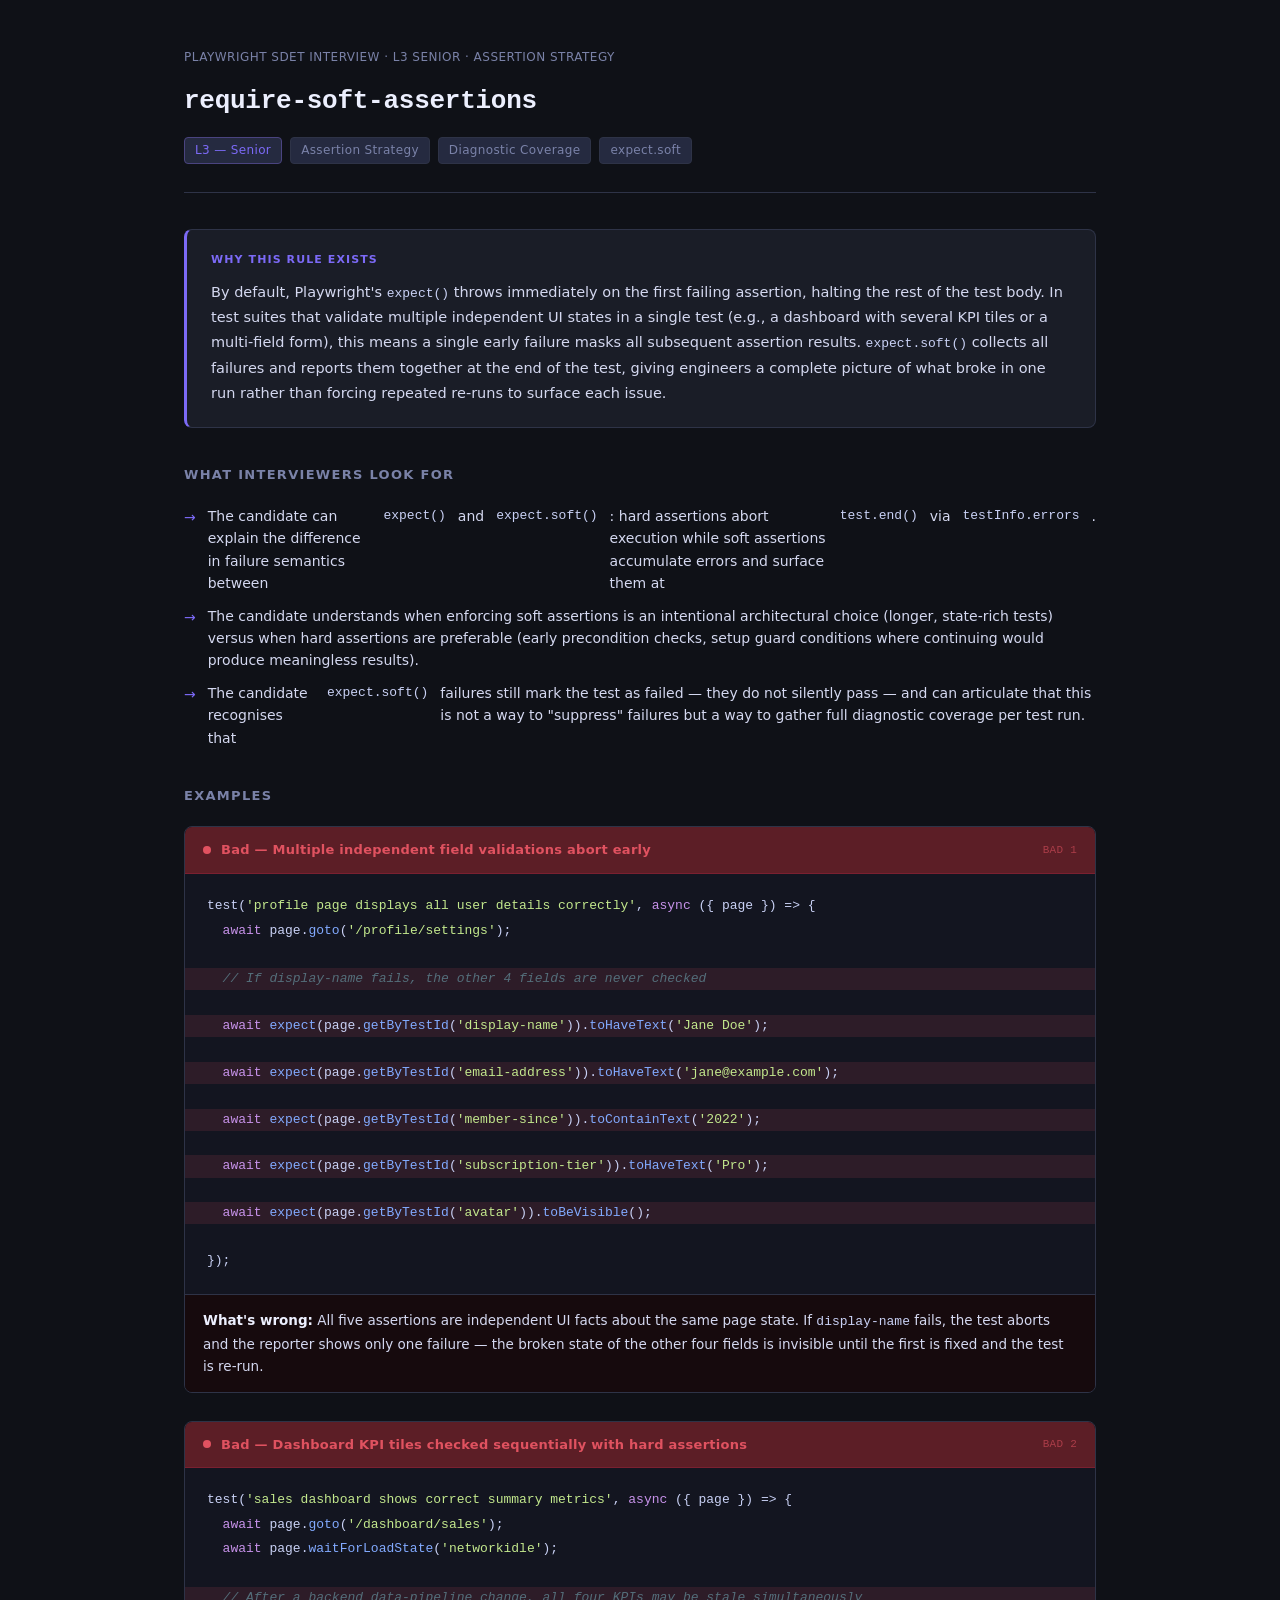
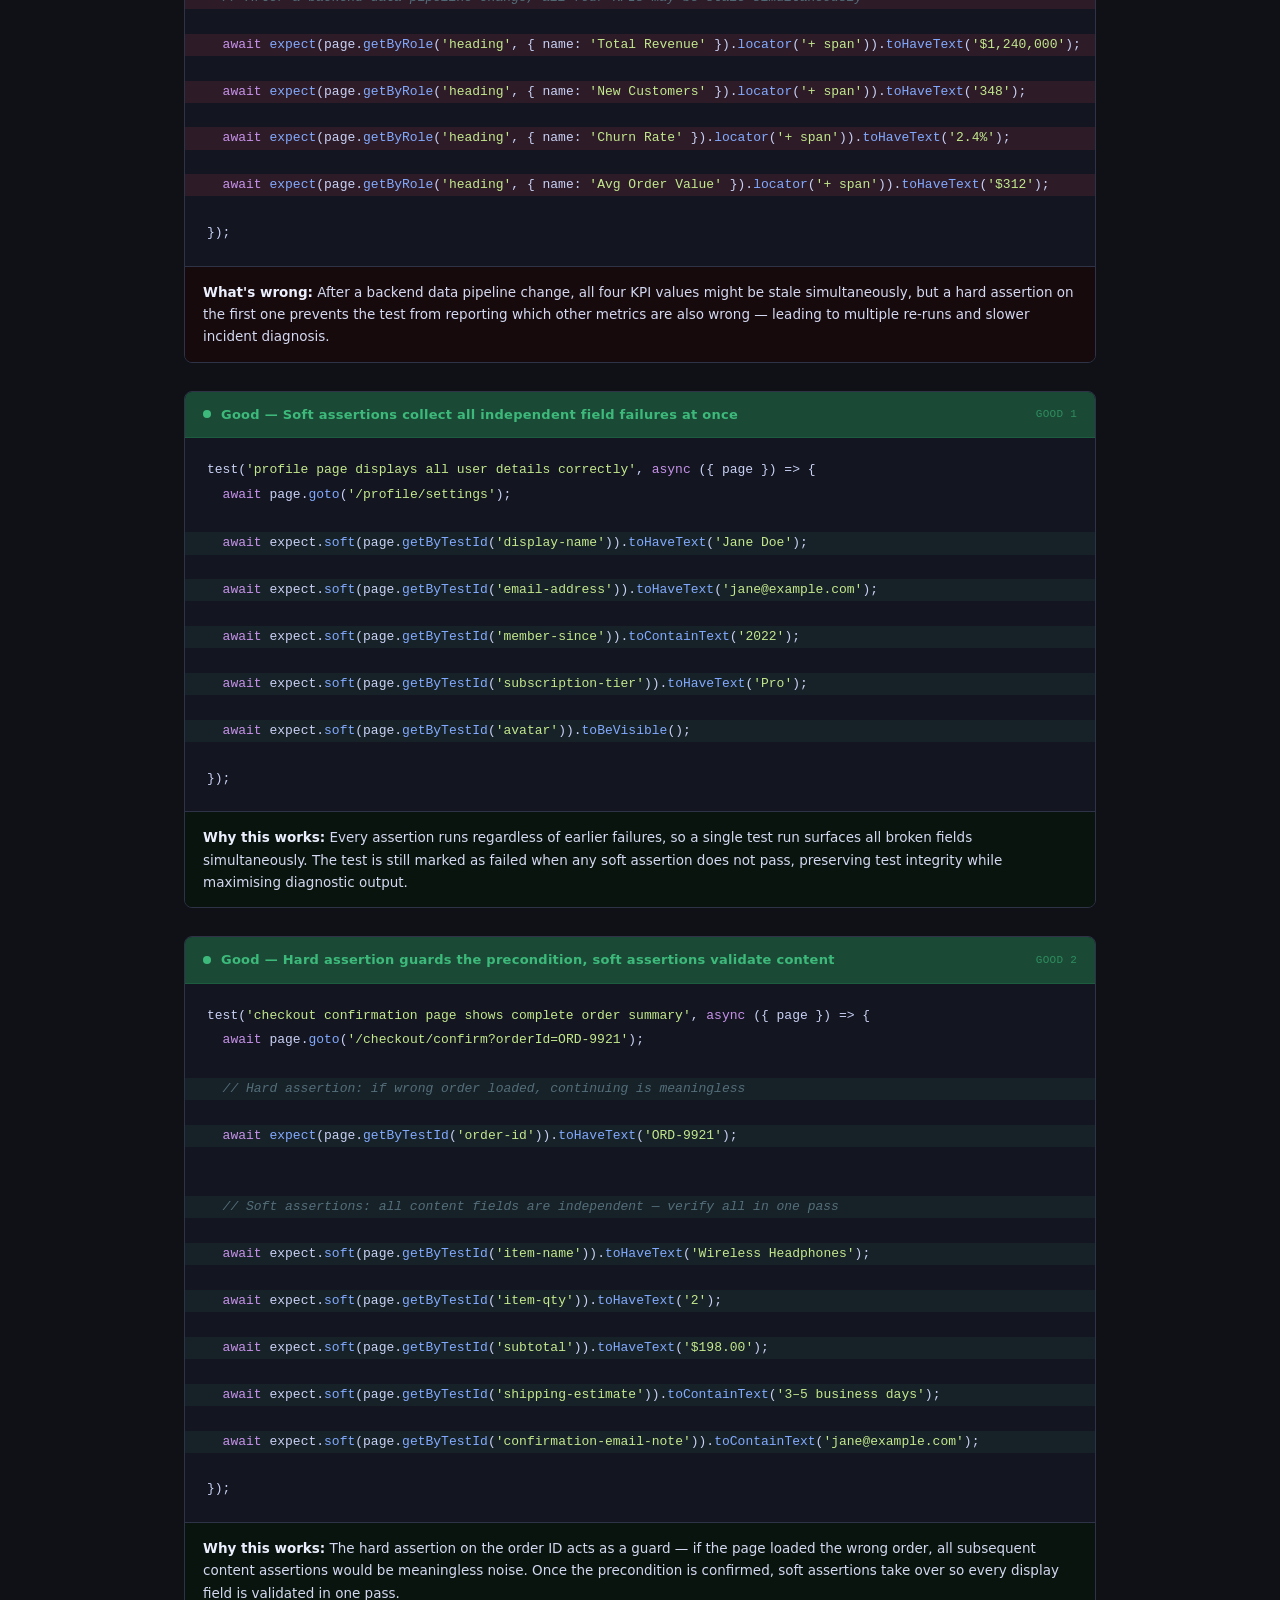
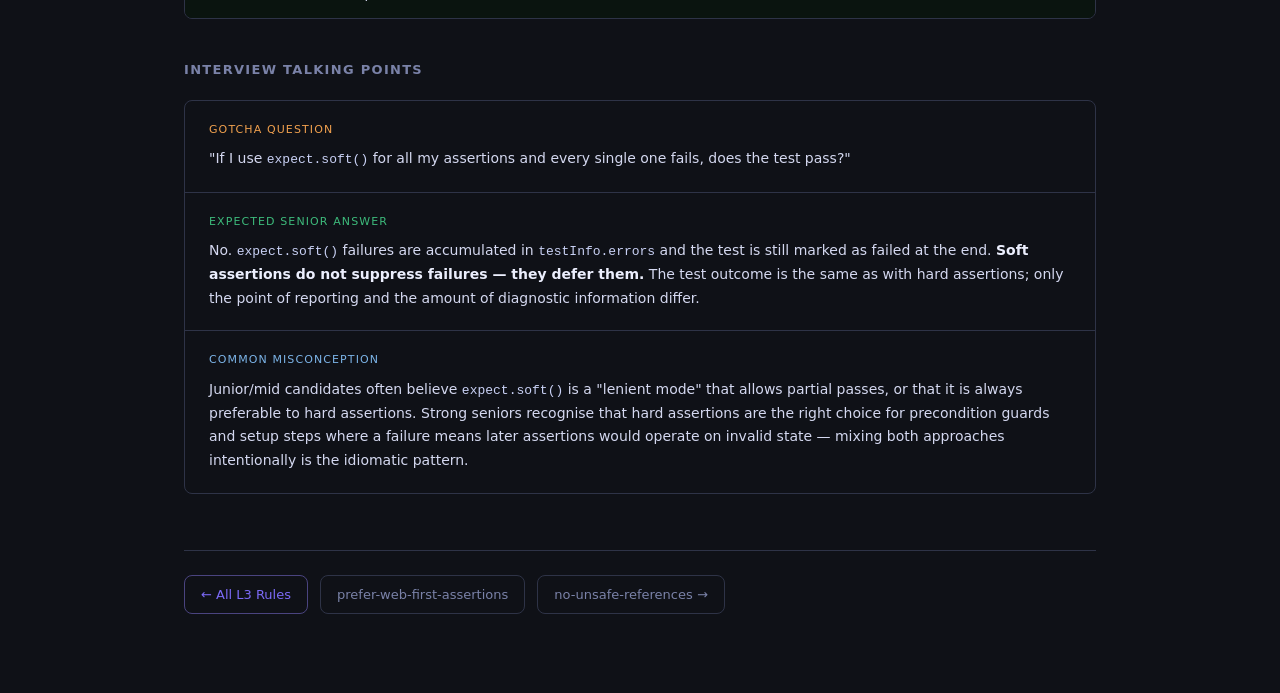
<file: rules/senior-l3/require-soft-assertions/reference.html>
<!DOCTYPE html>
<html lang="en">
<head>
<meta charset="UTF-8">
<meta name="viewport" content="width=device-width,initial-scale=1">
<title>require-soft-assertions · L3 Senior</title>
<link rel="stylesheet" href="../_base.css">
</head>
<body>
<div class="page-wrap">

  <header class="rule-header">
    <p class="breadcrumb">Playwright SDET Interview · L3 Senior · Assertion Strategy</p>
    <h1>require-soft-assertions</h1>
    <div class="tags">
      <span class="tag tier">L3 — Senior</span>
      <span class="tag">Assertion Strategy</span>
      <span class="tag">Diagnostic Coverage</span>
      <span class="tag">expect.soft</span>
    </div>
  </header>

  <div class="why-box">
    <h2>Why this rule exists</h2>
    By default, Playwright's <code>expect()</code> throws immediately on the first failing assertion, halting the rest of the test body. In test suites that validate multiple independent UI states in a single test (e.g., a dashboard with several KPI tiles or a multi-field form), this means a single early failure masks all subsequent assertion results. <code>expect.soft()</code> collects all failures and reports them together at the end of the test, giving engineers a complete picture of what broke in one run rather than forcing repeated re-runs to surface each issue.
  </div>

  <h2 class="section-title">What interviewers look for</h2>
  <ul class="signals">
    <li>The candidate can explain the difference in failure semantics between <code>expect()</code> and <code>expect.soft()</code>: hard assertions abort execution while soft assertions accumulate errors and surface them at <code>test.end()</code> via <code>testInfo.errors</code>.</li>
    <li>The candidate understands when enforcing soft assertions is an intentional architectural choice (longer, state-rich tests) versus when hard assertions are preferable (early precondition checks, setup guard conditions where continuing would produce meaningless results).</li>
    <li>The candidate recognises that <code>expect.soft()</code> failures still mark the test as failed — they do not silently pass — and can articulate that this is not a way to "suppress" failures but a way to gather full diagnostic coverage per test run.</li>
  </ul>

  <h2 class="section-title">Examples</h2>
  <div class="example-grid">

    <div class="example-card bad">
      <div class="card-header">
        <span class="dot"></span>
        Bad — Multiple independent field validations abort early
        <span class="ex-num">BAD 1</span>
      </div>
      <div class="code-wrap"><pre><code>test(<span class="str">'profile page displays all user details correctly'</span>, <span class="kw">async</span> ({ page }) =&gt; {
  <span class="kw">await</span> page.<span class="fn">goto</span>(<span class="str">'/profile/settings'</span>);

<span class="err-line">  <span class="cm">// If display-name fails, the other 4 fields are never checked</span></span>
<span class="err-line">  <span class="kw">await</span> <span class="fn">expect</span>(page.<span class="fn">getByTestId</span>(<span class="str">'display-name'</span>)).<span class="fn">toHaveText</span>(<span class="str">'Jane Doe'</span>);</span>
<span class="err-line">  <span class="kw">await</span> <span class="fn">expect</span>(page.<span class="fn">getByTestId</span>(<span class="str">'email-address'</span>)).<span class="fn">toHaveText</span>(<span class="str">'jane@example.com'</span>);</span>
<span class="err-line">  <span class="kw">await</span> <span class="fn">expect</span>(page.<span class="fn">getByTestId</span>(<span class="str">'member-since'</span>)).<span class="fn">toContainText</span>(<span class="str">'2022'</span>);</span>
<span class="err-line">  <span class="kw">await</span> <span class="fn">expect</span>(page.<span class="fn">getByTestId</span>(<span class="str">'subscription-tier'</span>)).<span class="fn">toHaveText</span>(<span class="str">'Pro'</span>);</span>
<span class="err-line">  <span class="kw">await</span> <span class="fn">expect</span>(page.<span class="fn">getByTestId</span>(<span class="str">'avatar'</span>)).<span class="fn">toBeVisible</span>();</span>
});</code></pre></div>
      <div class="verdict"><strong>What's wrong:</strong> All five assertions are independent UI facts about the same page state. If <code>display-name</code> fails, the test aborts and the reporter shows only one failure — the broken state of the other four fields is invisible until the first is fixed and the test is re-run.</div>
    </div>

    <div class="example-card bad">
      <div class="card-header">
        <span class="dot"></span>
        Bad — Dashboard KPI tiles checked sequentially with hard assertions
        <span class="ex-num">BAD 2</span>
      </div>
      <div class="code-wrap"><pre><code>test(<span class="str">'sales dashboard shows correct summary metrics'</span>, <span class="kw">async</span> ({ page }) =&gt; {
  <span class="kw">await</span> page.<span class="fn">goto</span>(<span class="str">'/dashboard/sales'</span>);
  <span class="kw">await</span> page.<span class="fn">waitForLoadState</span>(<span class="str">'networkidle'</span>);

<span class="err-line">  <span class="cm">// After a backend data-pipeline change, all four KPIs may be stale simultaneously</span></span>
<span class="err-line">  <span class="kw">await</span> <span class="fn">expect</span>(page.<span class="fn">getByRole</span>(<span class="str">'heading'</span>, { name: <span class="str">'Total Revenue'</span> }).<span class="fn">locator</span>(<span class="str">'+ span'</span>)).<span class="fn">toHaveText</span>(<span class="str">'$1,240,000'</span>);</span>
<span class="err-line">  <span class="kw">await</span> <span class="fn">expect</span>(page.<span class="fn">getByRole</span>(<span class="str">'heading'</span>, { name: <span class="str">'New Customers'</span> }).<span class="fn">locator</span>(<span class="str">'+ span'</span>)).<span class="fn">toHaveText</span>(<span class="str">'348'</span>);</span>
<span class="err-line">  <span class="kw">await</span> <span class="fn">expect</span>(page.<span class="fn">getByRole</span>(<span class="str">'heading'</span>, { name: <span class="str">'Churn Rate'</span> }).<span class="fn">locator</span>(<span class="str">'+ span'</span>)).<span class="fn">toHaveText</span>(<span class="str">'2.4%'</span>);</span>
<span class="err-line">  <span class="kw">await</span> <span class="fn">expect</span>(page.<span class="fn">getByRole</span>(<span class="str">'heading'</span>, { name: <span class="str">'Avg Order Value'</span> }).<span class="fn">locator</span>(<span class="str">'+ span'</span>)).<span class="fn">toHaveText</span>(<span class="str">'$312'</span>);</span>
});</code></pre></div>
      <div class="verdict"><strong>What's wrong:</strong> After a backend data pipeline change, all four KPI values might be stale simultaneously, but a hard assertion on the first one prevents the test from reporting which other metrics are also wrong — leading to multiple re-runs and slower incident diagnosis.</div>
    </div>

    <div class="example-card good">
      <div class="card-header">
        <span class="dot"></span>
        Good — Soft assertions collect all independent field failures at once
        <span class="ex-num">GOOD 1</span>
      </div>
      <div class="code-wrap"><pre><code>test(<span class="str">'profile page displays all user details correctly'</span>, <span class="kw">async</span> ({ page }) =&gt; {
  <span class="kw">await</span> page.<span class="fn">goto</span>(<span class="str">'/profile/settings'</span>);

<span class="ok-line">  <span class="kw">await</span> expect.<span class="fn">soft</span>(page.<span class="fn">getByTestId</span>(<span class="str">'display-name'</span>)).<span class="fn">toHaveText</span>(<span class="str">'Jane Doe'</span>);</span>
<span class="ok-line">  <span class="kw">await</span> expect.<span class="fn">soft</span>(page.<span class="fn">getByTestId</span>(<span class="str">'email-address'</span>)).<span class="fn">toHaveText</span>(<span class="str">'jane@example.com'</span>);</span>
<span class="ok-line">  <span class="kw">await</span> expect.<span class="fn">soft</span>(page.<span class="fn">getByTestId</span>(<span class="str">'member-since'</span>)).<span class="fn">toContainText</span>(<span class="str">'2022'</span>);</span>
<span class="ok-line">  <span class="kw">await</span> expect.<span class="fn">soft</span>(page.<span class="fn">getByTestId</span>(<span class="str">'subscription-tier'</span>)).<span class="fn">toHaveText</span>(<span class="str">'Pro'</span>);</span>
<span class="ok-line">  <span class="kw">await</span> expect.<span class="fn">soft</span>(page.<span class="fn">getByTestId</span>(<span class="str">'avatar'</span>)).<span class="fn">toBeVisible</span>();</span>
});</code></pre></div>
      <div class="verdict"><strong>Why this works:</strong> Every assertion runs regardless of earlier failures, so a single test run surfaces all broken fields simultaneously. The test is still marked as failed when any soft assertion does not pass, preserving test integrity while maximising diagnostic output.</div>
    </div>

    <div class="example-card good">
      <div class="card-header">
        <span class="dot"></span>
        Good — Hard assertion guards the precondition, soft assertions validate content
        <span class="ex-num">GOOD 2</span>
      </div>
      <div class="code-wrap"><pre><code>test(<span class="str">'checkout confirmation page shows complete order summary'</span>, <span class="kw">async</span> ({ page }) =&gt; {
  <span class="kw">await</span> page.<span class="fn">goto</span>(<span class="str">'/checkout/confirm?orderId=ORD-9921'</span>);

<span class="ok-line">  <span class="cm">// Hard assertion: if wrong order loaded, continuing is meaningless</span></span>
<span class="ok-line">  <span class="kw">await</span> <span class="fn">expect</span>(page.<span class="fn">getByTestId</span>(<span class="str">'order-id'</span>)).<span class="fn">toHaveText</span>(<span class="str">'ORD-9921'</span>);</span>

<span class="ok-line">  <span class="cm">// Soft assertions: all content fields are independent — verify all in one pass</span></span>
<span class="ok-line">  <span class="kw">await</span> expect.<span class="fn">soft</span>(page.<span class="fn">getByTestId</span>(<span class="str">'item-name'</span>)).<span class="fn">toHaveText</span>(<span class="str">'Wireless Headphones'</span>);</span>
<span class="ok-line">  <span class="kw">await</span> expect.<span class="fn">soft</span>(page.<span class="fn">getByTestId</span>(<span class="str">'item-qty'</span>)).<span class="fn">toHaveText</span>(<span class="str">'2'</span>);</span>
<span class="ok-line">  <span class="kw">await</span> expect.<span class="fn">soft</span>(page.<span class="fn">getByTestId</span>(<span class="str">'subtotal'</span>)).<span class="fn">toHaveText</span>(<span class="str">'$198.00'</span>);</span>
<span class="ok-line">  <span class="kw">await</span> expect.<span class="fn">soft</span>(page.<span class="fn">getByTestId</span>(<span class="str">'shipping-estimate'</span>)).<span class="fn">toContainText</span>(<span class="str">'3–5 business days'</span>);</span>
<span class="ok-line">  <span class="kw">await</span> expect.<span class="fn">soft</span>(page.<span class="fn">getByTestId</span>(<span class="str">'confirmation-email-note'</span>)).<span class="fn">toContainText</span>(<span class="str">'jane@example.com'</span>);</span>
});</code></pre></div>
      <div class="verdict"><strong>Why this works:</strong> The hard assertion on the order ID acts as a guard — if the page loaded the wrong order, all subsequent content assertions would be meaningless noise. Once the precondition is confirmed, soft assertions take over so every display field is validated in one pass.</div>
    </div>

  </div>

  <h2 class="section-title">Interview talking points</h2>
  <div class="tp-section">
    <div class="tp-item gotcha">
      <div class="tp-label">Gotcha question</div>
      <p>"If I use <code>expect.soft()</code> for all my assertions and every single one fails, does the test pass?"</p>
    </div>
    <div class="tp-item expected">
      <div class="tp-label">Expected senior answer</div>
      <p>No. <code>expect.soft()</code> failures are accumulated in <code>testInfo.errors</code> and the test is still marked as failed at the end. <strong>Soft assertions do not suppress failures — they defer them.</strong> The test outcome is the same as with hard assertions; only the point of reporting and the amount of diagnostic information differ.</p>
    </div>
    <div class="tp-item misconception">
      <div class="tp-label">Common misconception</div>
      <p>Junior/mid candidates often believe <code>expect.soft()</code> is a "lenient mode" that allows partial passes, or that it is always preferable to hard assertions. Strong seniors recognise that hard assertions are the right choice for precondition guards and setup steps where a failure means later assertions would operate on invalid state — mixing both approaches intentionally is the idiomatic pattern.</p>
    </div>
  </div>

  <nav class="page-nav">
    <a class="nav-link home" href="../index.html">← All L3 Rules</a>
    <a class="nav-link" href="../prefer-web-first-assertions/reference.html">prefer-web-first-assertions</a>
    <a class="nav-link" href="../no-unsafe-references/reference.html">no-unsafe-references →</a>
  </nav>

</div>
</body>
</html>
</file>
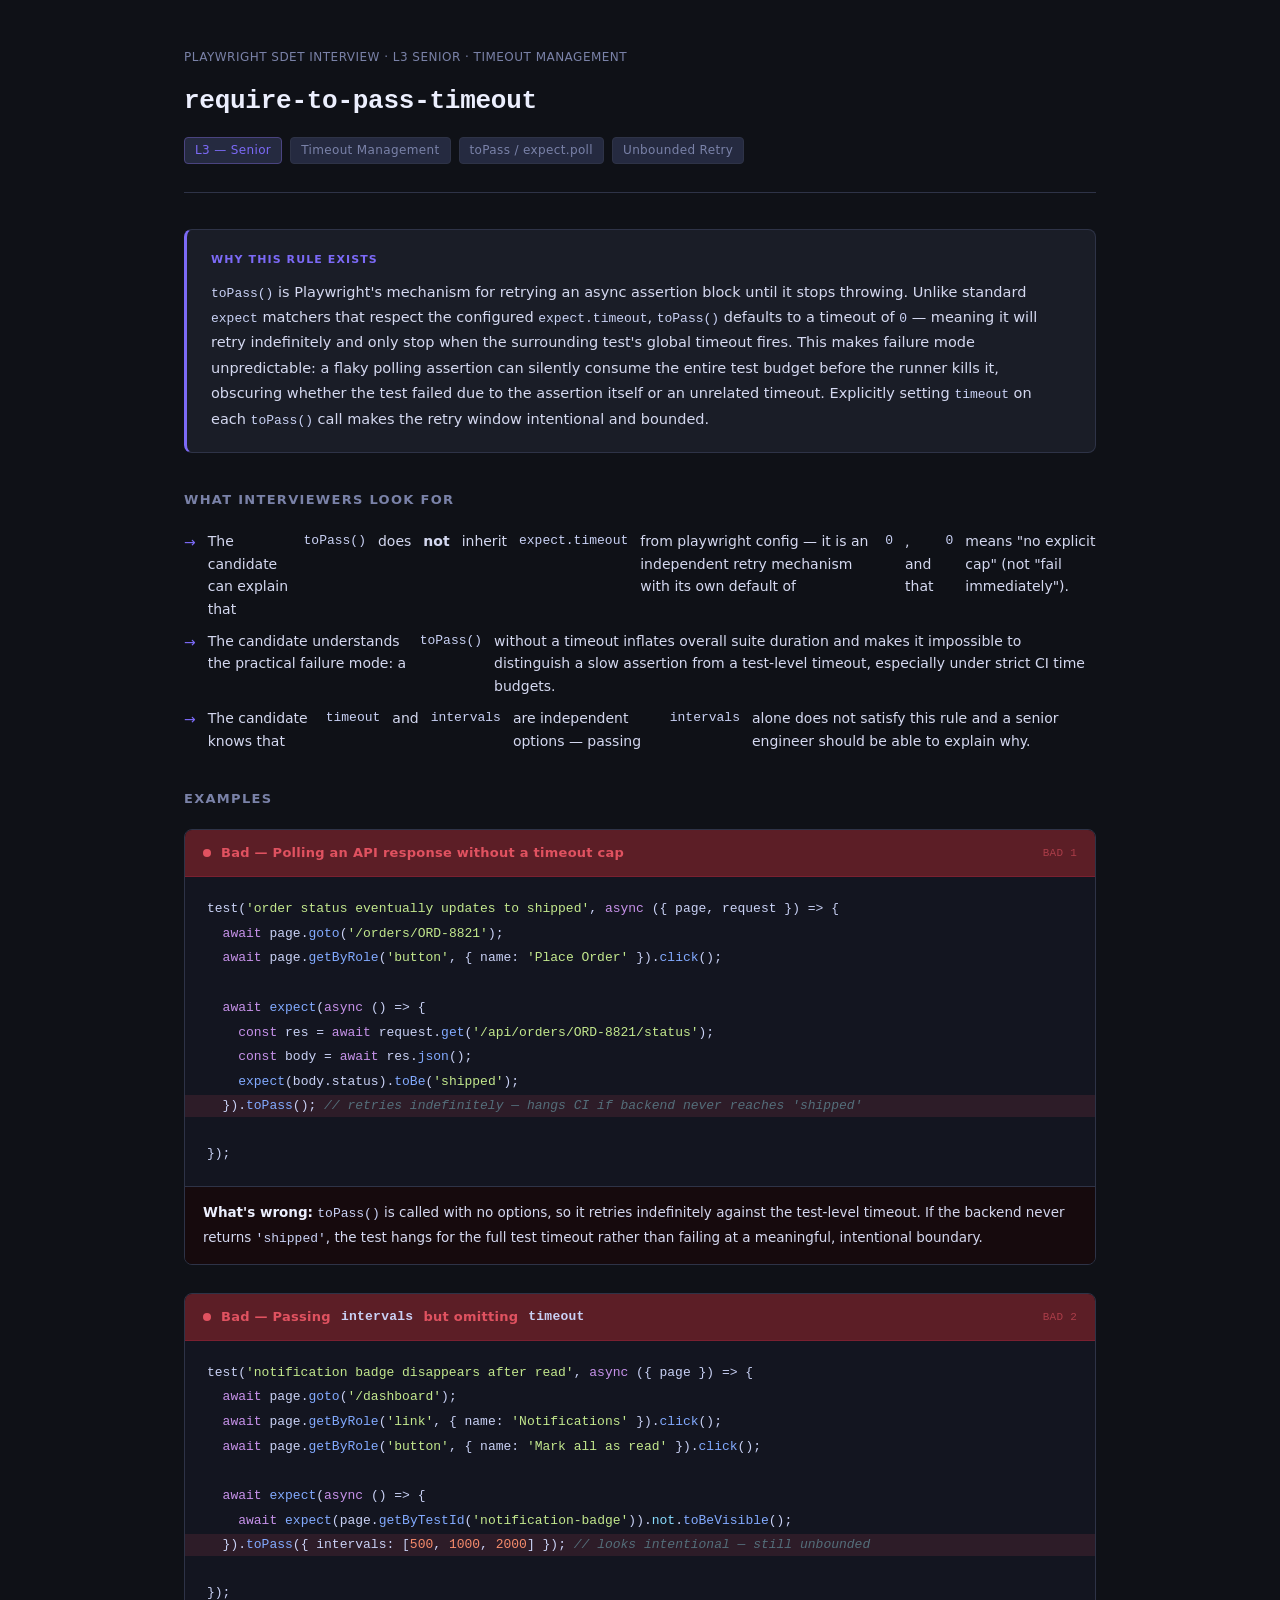
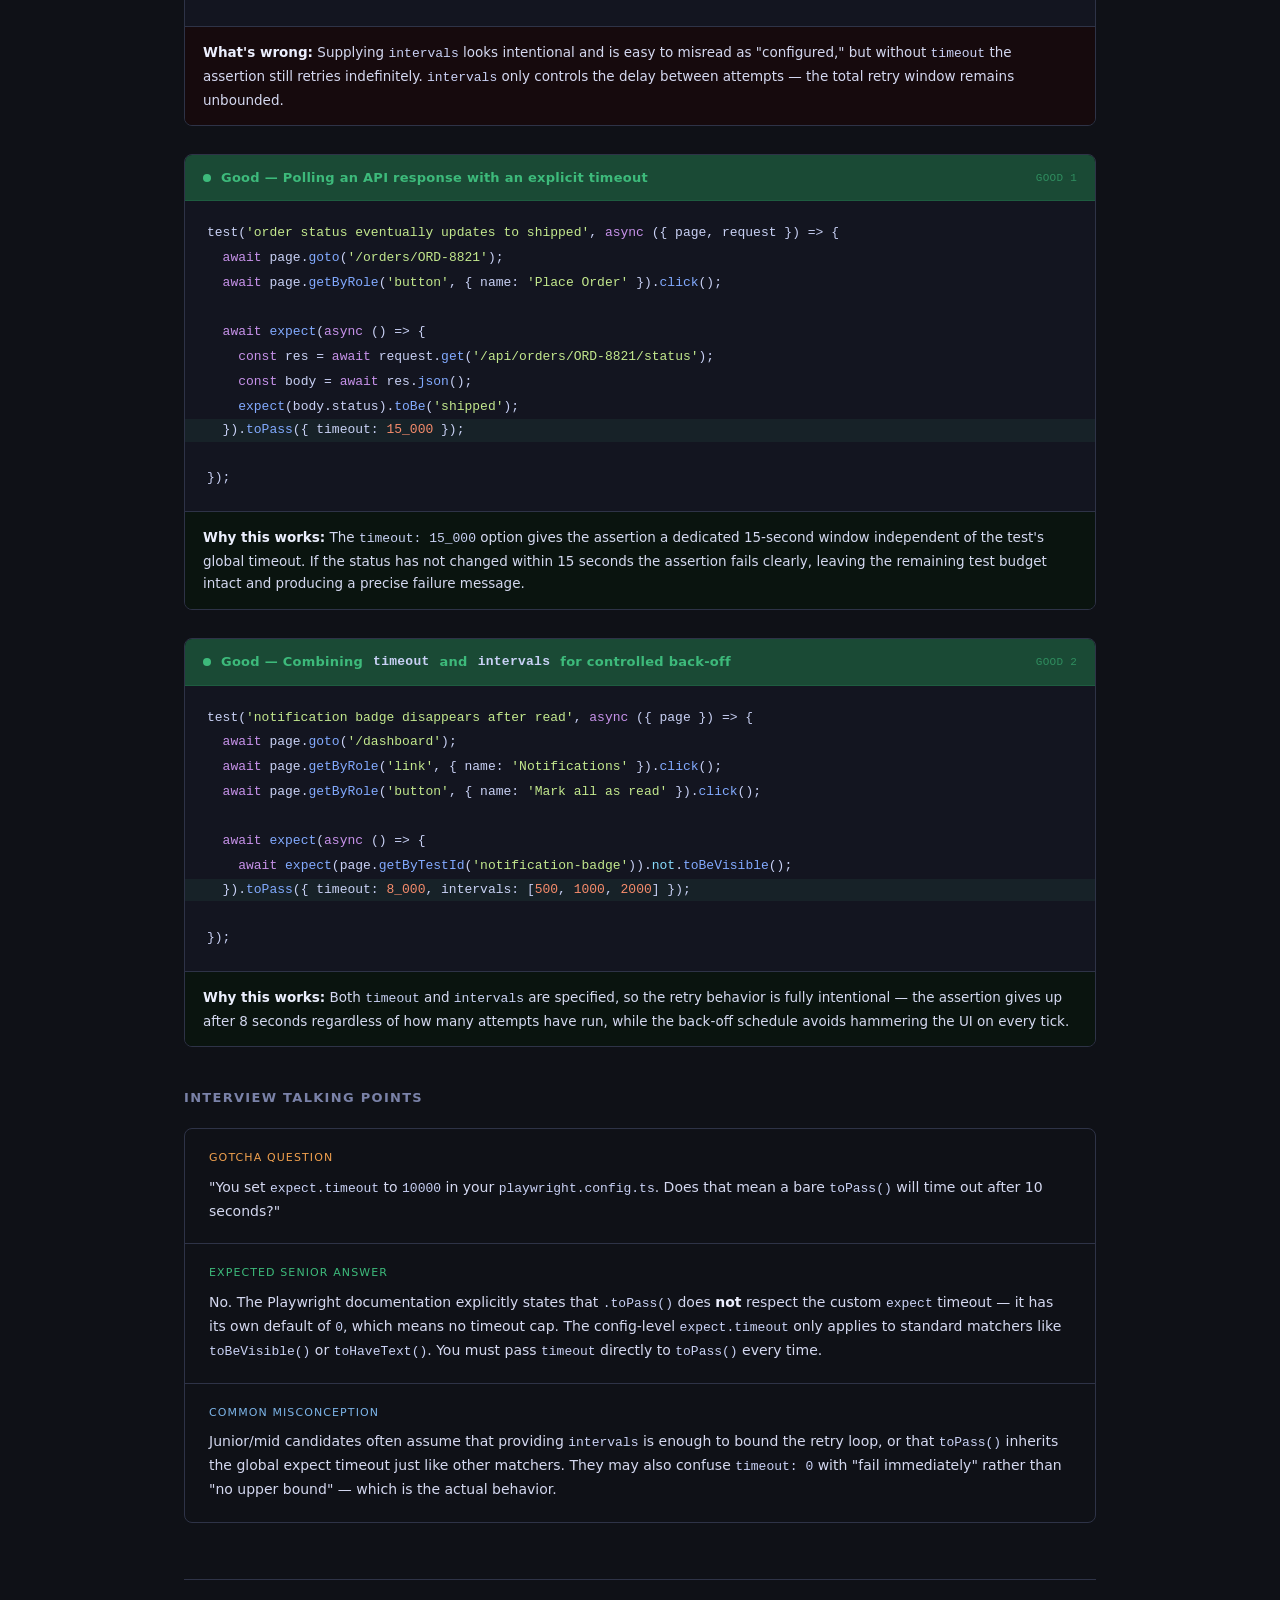
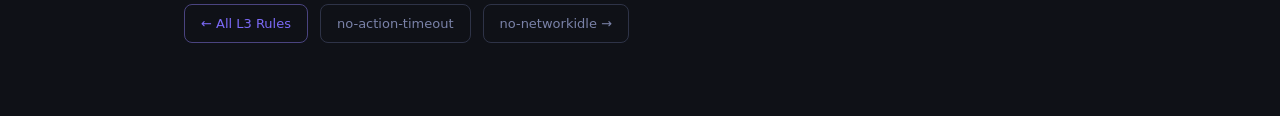
<file: rules/senior-l3/require-to-pass-timeout/reference.html>
<!DOCTYPE html>
<html lang="en">
<head>
<meta charset="UTF-8">
<meta name="viewport" content="width=device-width,initial-scale=1">
<title>require-to-pass-timeout · L3 Senior</title>
<link rel="stylesheet" href="../_base.css">
</head>
<body>
<div class="page-wrap">

  <header class="rule-header">
    <p class="breadcrumb">Playwright SDET Interview · L3 Senior · Timeout Management</p>
    <h1>require-to-pass-timeout</h1>
    <div class="tags">
      <span class="tag tier">L3 — Senior</span>
      <span class="tag">Timeout Management</span>
      <span class="tag">toPass / expect.poll</span>
      <span class="tag">Unbounded Retry</span>
    </div>
  </header>

  <div class="why-box">
    <h2>Why this rule exists</h2>
    <code>toPass()</code> is Playwright's mechanism for retrying an async assertion block until it stops throwing. Unlike standard <code>expect</code> matchers that respect the configured <code>expect.timeout</code>, <code>toPass()</code> defaults to a timeout of <code>0</code> — meaning it will retry indefinitely and only stop when the surrounding test's global timeout fires. This makes failure mode unpredictable: a flaky polling assertion can silently consume the entire test budget before the runner kills it, obscuring whether the test failed due to the assertion itself or an unrelated timeout. Explicitly setting <code>timeout</code> on each <code>toPass()</code> call makes the retry window intentional and bounded.
  </div>

  <h2 class="section-title">What interviewers look for</h2>
  <ul class="signals">
    <li>The candidate can explain that <code>toPass()</code> does <strong>not</strong> inherit <code>expect.timeout</code> from playwright config — it is an independent retry mechanism with its own default of <code>0</code>, and that <code>0</code> means "no explicit cap" (not "fail immediately").</li>
    <li>The candidate understands the practical failure mode: a <code>toPass()</code> without a timeout inflates overall suite duration and makes it impossible to distinguish a slow assertion from a test-level timeout, especially under strict CI time budgets.</li>
    <li>The candidate knows that <code>timeout</code> and <code>intervals</code> are independent options — passing <code>intervals</code> alone does not satisfy this rule and a senior engineer should be able to explain why.</li>
  </ul>

  <h2 class="section-title">Examples</h2>
  <div class="example-grid">

    <div class="example-card bad">
      <div class="card-header">
        <span class="dot"></span>
        Bad — Polling an API response without a timeout cap
        <span class="ex-num">BAD 1</span>
      </div>
      <div class="code-wrap"><pre><code>test(<span class="str">'order status eventually updates to shipped'</span>, <span class="kw">async</span> ({ page, request }) =&gt; {
  <span class="kw">await</span> page.<span class="fn">goto</span>(<span class="str">'/orders/ORD-8821'</span>);
  <span class="kw">await</span> page.<span class="fn">getByRole</span>(<span class="str">'button'</span>, { name: <span class="str">'Place Order'</span> }).<span class="fn">click</span>();

  <span class="kw">await</span> <span class="fn">expect</span>(<span class="kw">async</span> () =&gt; {
    <span class="kw">const</span> res = <span class="kw">await</span> request.<span class="fn">get</span>(<span class="str">'/api/orders/ORD-8821/status'</span>);
    <span class="kw">const</span> body = <span class="kw">await</span> res.<span class="fn">json</span>();
    <span class="fn">expect</span>(body.status).<span class="fn">toBe</span>(<span class="str">'shipped'</span>);
<span class="err-line">  }).<span class="fn">toPass</span>(); <span class="cm">// retries indefinitely — hangs CI if backend never reaches 'shipped'</span></span>
});</code></pre></div>
      <div class="verdict"><strong>What's wrong:</strong> <code>toPass()</code> is called with no options, so it retries indefinitely against the test-level timeout. If the backend never returns <code>'shipped'</code>, the test hangs for the full test timeout rather than failing at a meaningful, intentional boundary.</div>
    </div>

    <div class="example-card bad">
      <div class="card-header">
        <span class="dot"></span>
        Bad — Passing <code>intervals</code> but omitting <code>timeout</code>
        <span class="ex-num">BAD 2</span>
      </div>
      <div class="code-wrap"><pre><code>test(<span class="str">'notification badge disappears after read'</span>, <span class="kw">async</span> ({ page }) =&gt; {
  <span class="kw">await</span> page.<span class="fn">goto</span>(<span class="str">'/dashboard'</span>);
  <span class="kw">await</span> page.<span class="fn">getByRole</span>(<span class="str">'link'</span>, { name: <span class="str">'Notifications'</span> }).<span class="fn">click</span>();
  <span class="kw">await</span> page.<span class="fn">getByRole</span>(<span class="str">'button'</span>, { name: <span class="str">'Mark all as read'</span> }).<span class="fn">click</span>();

  <span class="kw">await</span> <span class="fn">expect</span>(<span class="kw">async</span> () =&gt; {
    <span class="kw">await</span> <span class="fn">expect</span>(page.<span class="fn">getByTestId</span>(<span class="str">'notification-badge'</span>)).<span class="op">not</span>.<span class="fn">toBeVisible</span>();
<span class="err-line">  }).<span class="fn">toPass</span>({ intervals: [<span class="num">500</span>, <span class="num">1000</span>, <span class="num">2000</span>] }); <span class="cm">// looks intentional — still unbounded</span></span>
});</code></pre></div>
      <div class="verdict"><strong>What's wrong:</strong> Supplying <code>intervals</code> looks intentional and is easy to misread as "configured," but without <code>timeout</code> the assertion still retries indefinitely. <code>intervals</code> only controls the delay between attempts — the total retry window remains unbounded.</div>
    </div>

    <div class="example-card good">
      <div class="card-header">
        <span class="dot"></span>
        Good — Polling an API response with an explicit timeout
        <span class="ex-num">GOOD 1</span>
      </div>
      <div class="code-wrap"><pre><code>test(<span class="str">'order status eventually updates to shipped'</span>, <span class="kw">async</span> ({ page, request }) =&gt; {
  <span class="kw">await</span> page.<span class="fn">goto</span>(<span class="str">'/orders/ORD-8821'</span>);
  <span class="kw">await</span> page.<span class="fn">getByRole</span>(<span class="str">'button'</span>, { name: <span class="str">'Place Order'</span> }).<span class="fn">click</span>();

  <span class="kw">await</span> <span class="fn">expect</span>(<span class="kw">async</span> () =&gt; {
    <span class="kw">const</span> res = <span class="kw">await</span> request.<span class="fn">get</span>(<span class="str">'/api/orders/ORD-8821/status'</span>);
    <span class="kw">const</span> body = <span class="kw">await</span> res.<span class="fn">json</span>();
    <span class="fn">expect</span>(body.status).<span class="fn">toBe</span>(<span class="str">'shipped'</span>);
<span class="ok-line">  }).<span class="fn">toPass</span>({ timeout: <span class="num">15_000</span> });</span>
});</code></pre></div>
      <div class="verdict"><strong>Why this works:</strong> The <code>timeout: 15_000</code> option gives the assertion a dedicated 15-second window independent of the test's global timeout. If the status has not changed within 15 seconds the assertion fails clearly, leaving the remaining test budget intact and producing a precise failure message.</div>
    </div>

    <div class="example-card good">
      <div class="card-header">
        <span class="dot"></span>
        Good — Combining <code>timeout</code> and <code>intervals</code> for controlled back-off
        <span class="ex-num">GOOD 2</span>
      </div>
      <div class="code-wrap"><pre><code>test(<span class="str">'notification badge disappears after read'</span>, <span class="kw">async</span> ({ page }) =&gt; {
  <span class="kw">await</span> page.<span class="fn">goto</span>(<span class="str">'/dashboard'</span>);
  <span class="kw">await</span> page.<span class="fn">getByRole</span>(<span class="str">'link'</span>, { name: <span class="str">'Notifications'</span> }).<span class="fn">click</span>();
  <span class="kw">await</span> page.<span class="fn">getByRole</span>(<span class="str">'button'</span>, { name: <span class="str">'Mark all as read'</span> }).<span class="fn">click</span>();

  <span class="kw">await</span> <span class="fn">expect</span>(<span class="kw">async</span> () =&gt; {
    <span class="kw">await</span> <span class="fn">expect</span>(page.<span class="fn">getByTestId</span>(<span class="str">'notification-badge'</span>)).<span class="op">not</span>.<span class="fn">toBeVisible</span>();
<span class="ok-line">  }).<span class="fn">toPass</span>({ timeout: <span class="num">8_000</span>, intervals: [<span class="num">500</span>, <span class="num">1000</span>, <span class="num">2000</span>] });</span>
});</code></pre></div>
      <div class="verdict"><strong>Why this works:</strong> Both <code>timeout</code> and <code>intervals</code> are specified, so the retry behavior is fully intentional — the assertion gives up after 8 seconds regardless of how many attempts have run, while the back-off schedule avoids hammering the UI on every tick.</div>
    </div>

  </div>

  <h2 class="section-title">Interview talking points</h2>
  <div class="tp-section">
    <div class="tp-item gotcha">
      <div class="tp-label">Gotcha question</div>
      <p>"You set <code>expect.timeout</code> to <code>10000</code> in your <code>playwright.config.ts</code>. Does that mean a bare <code>toPass()</code> will time out after 10 seconds?"</p>
    </div>
    <div class="tp-item expected">
      <div class="tp-label">Expected senior answer</div>
      <p>No. The Playwright documentation explicitly states that <code>.toPass()</code> does <strong>not</strong> respect the custom <code>expect</code> timeout — it has its own default of <code>0</code>, which means no timeout cap. The config-level <code>expect.timeout</code> only applies to standard matchers like <code>toBeVisible()</code> or <code>toHaveText()</code>. You must pass <code>timeout</code> directly to <code>toPass()</code> every time.</p>
    </div>
    <div class="tp-item misconception">
      <div class="tp-label">Common misconception</div>
      <p>Junior/mid candidates often assume that providing <code>intervals</code> is enough to bound the retry loop, or that <code>toPass()</code> inherits the global expect timeout just like other matchers. They may also confuse <code>timeout: 0</code> with "fail immediately" rather than "no upper bound" — which is the actual behavior.</p>
    </div>
  </div>

  <nav class="page-nav">
    <a class="nav-link home" href="../index.html">← All L3 Rules</a>
    <a class="nav-link" href="../no-action-timeout/reference.html">no-action-timeout</a>
    <a class="nav-link" href="../no-networkidle/reference.html">no-networkidle →</a>
  </nav>

</div>
</body>
</html>
</file>
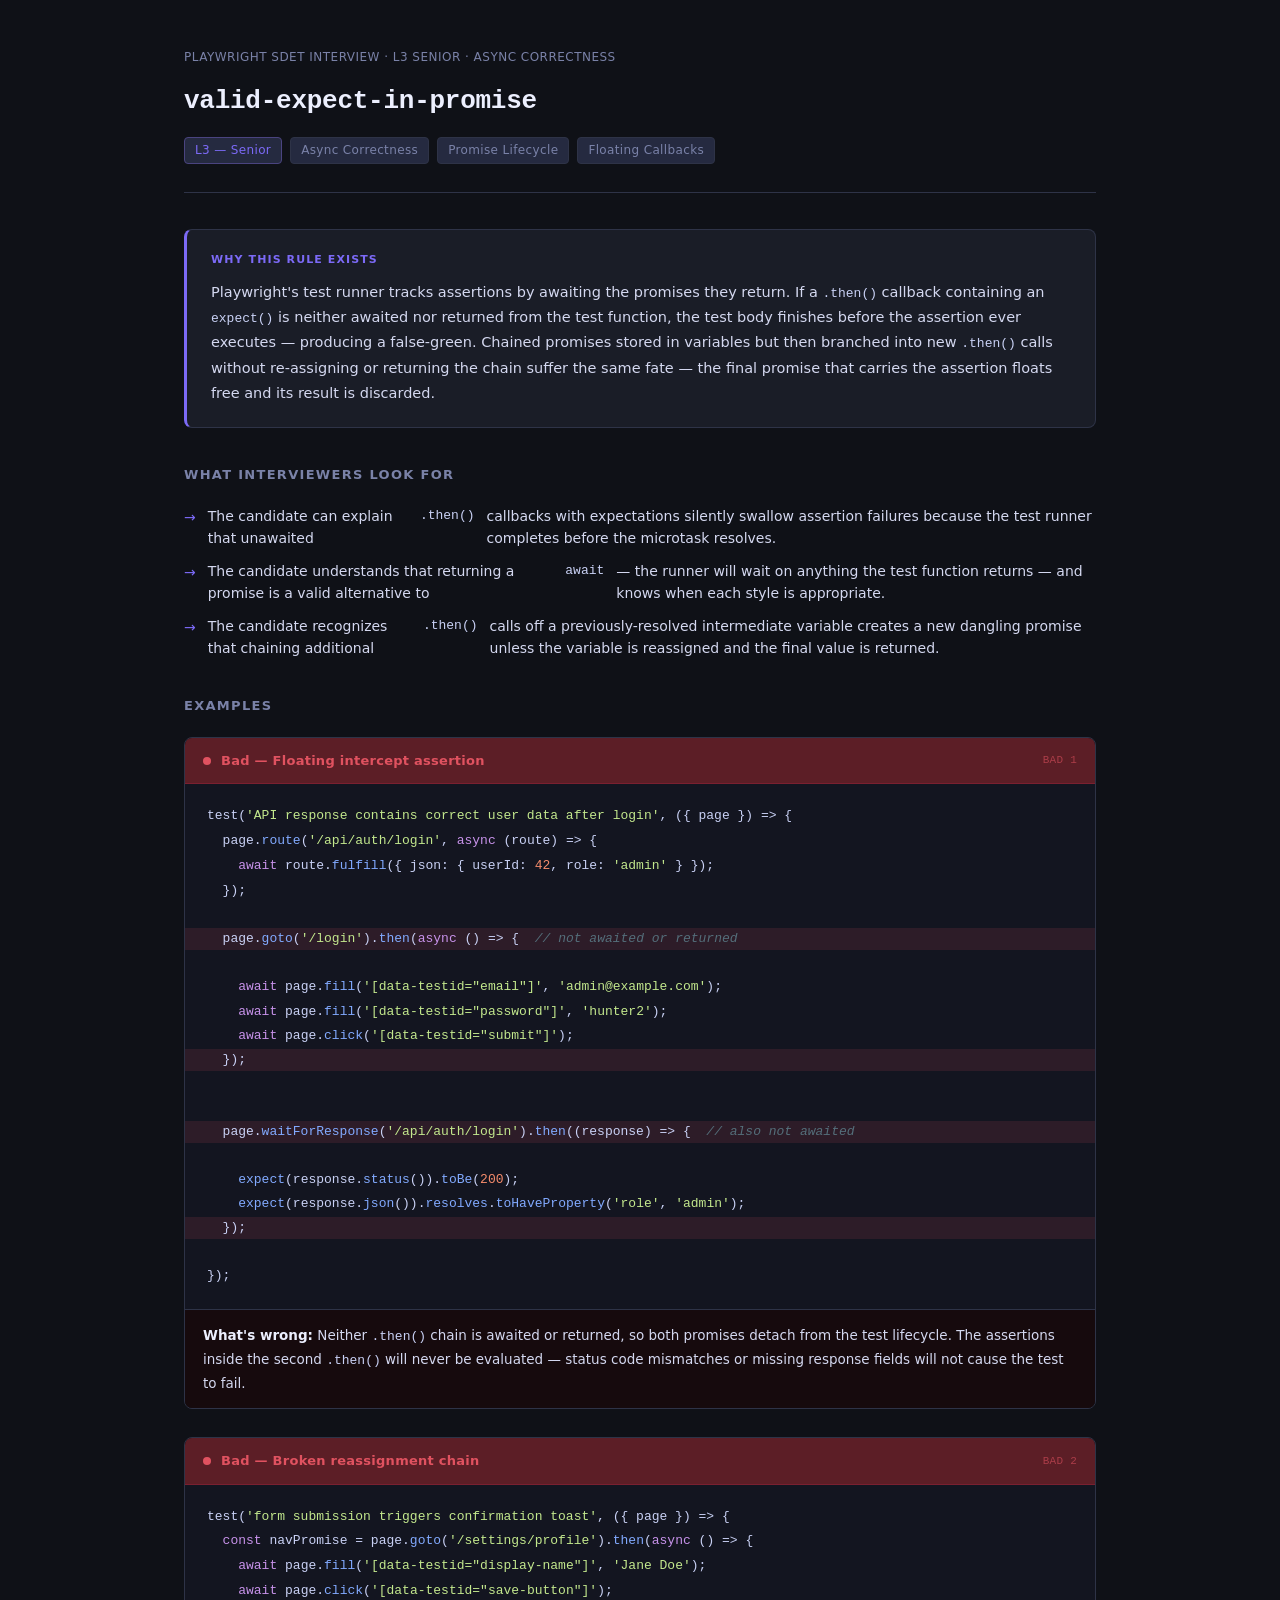
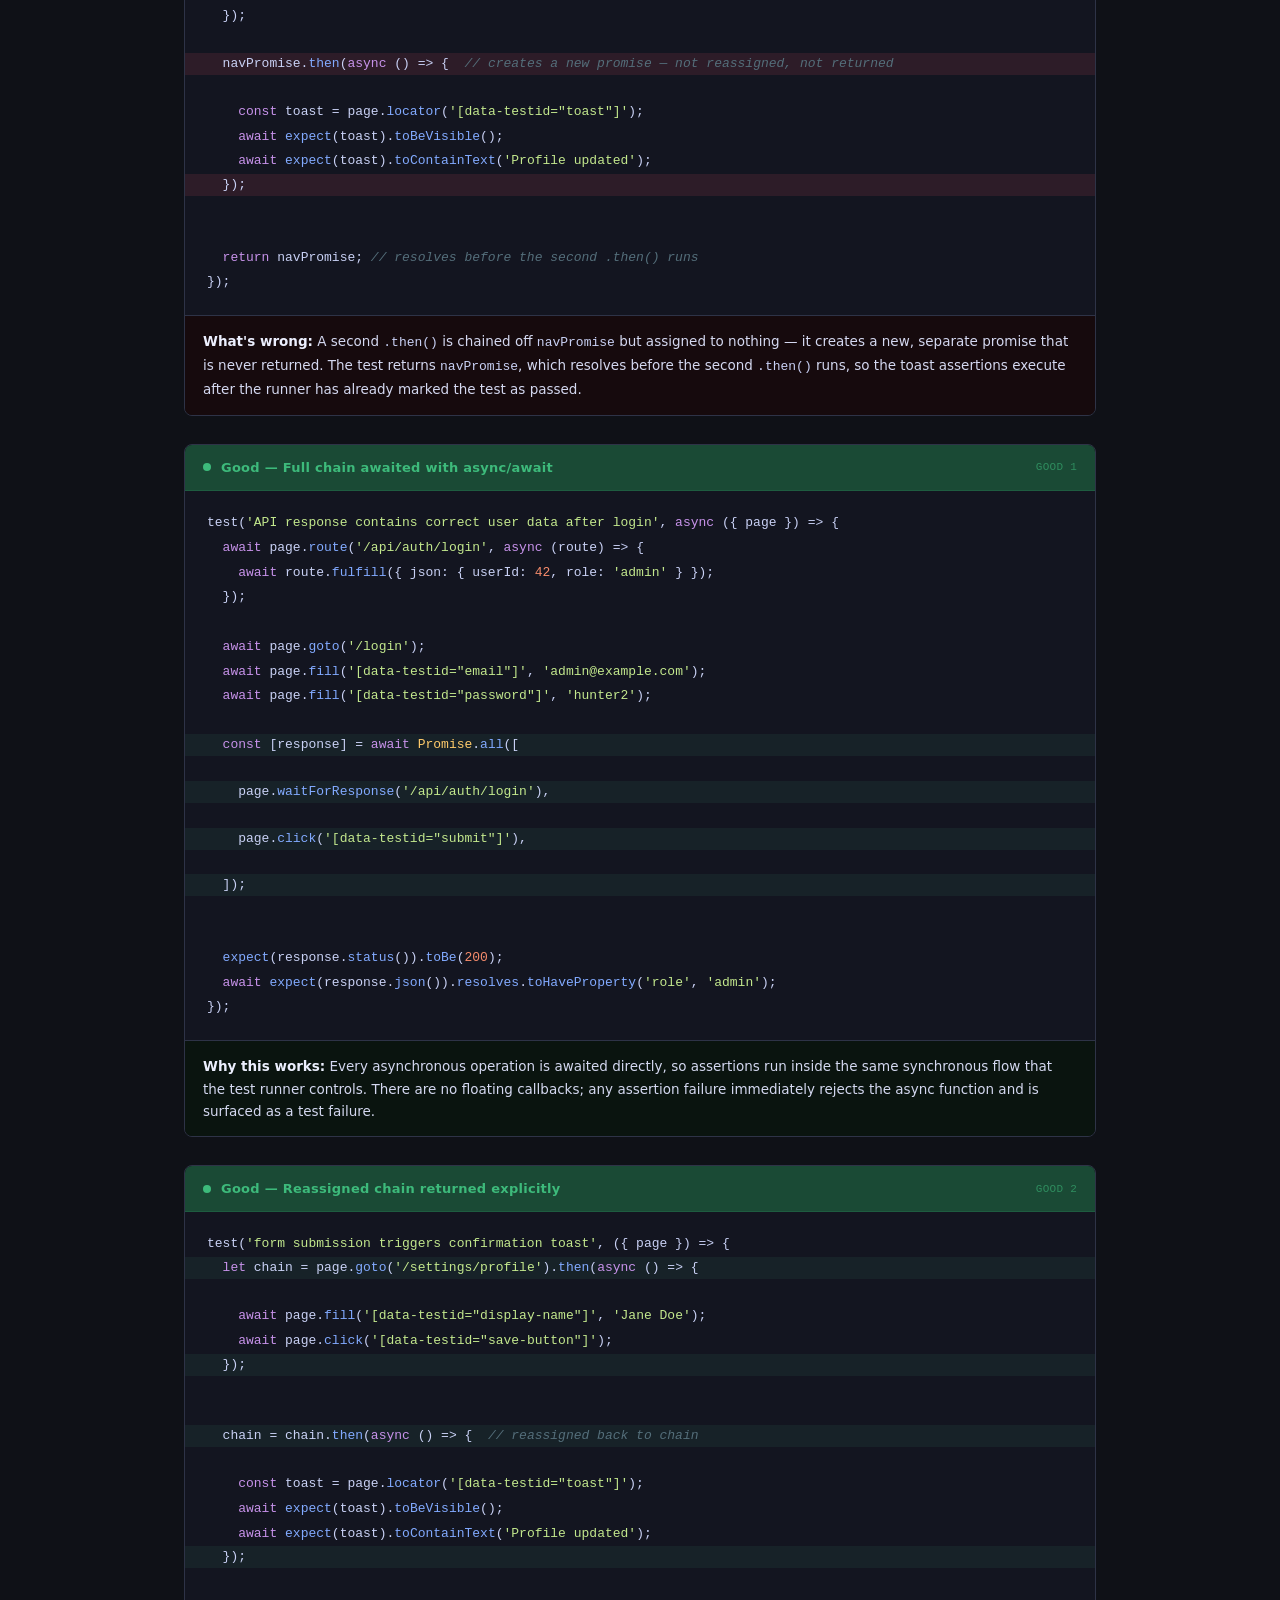
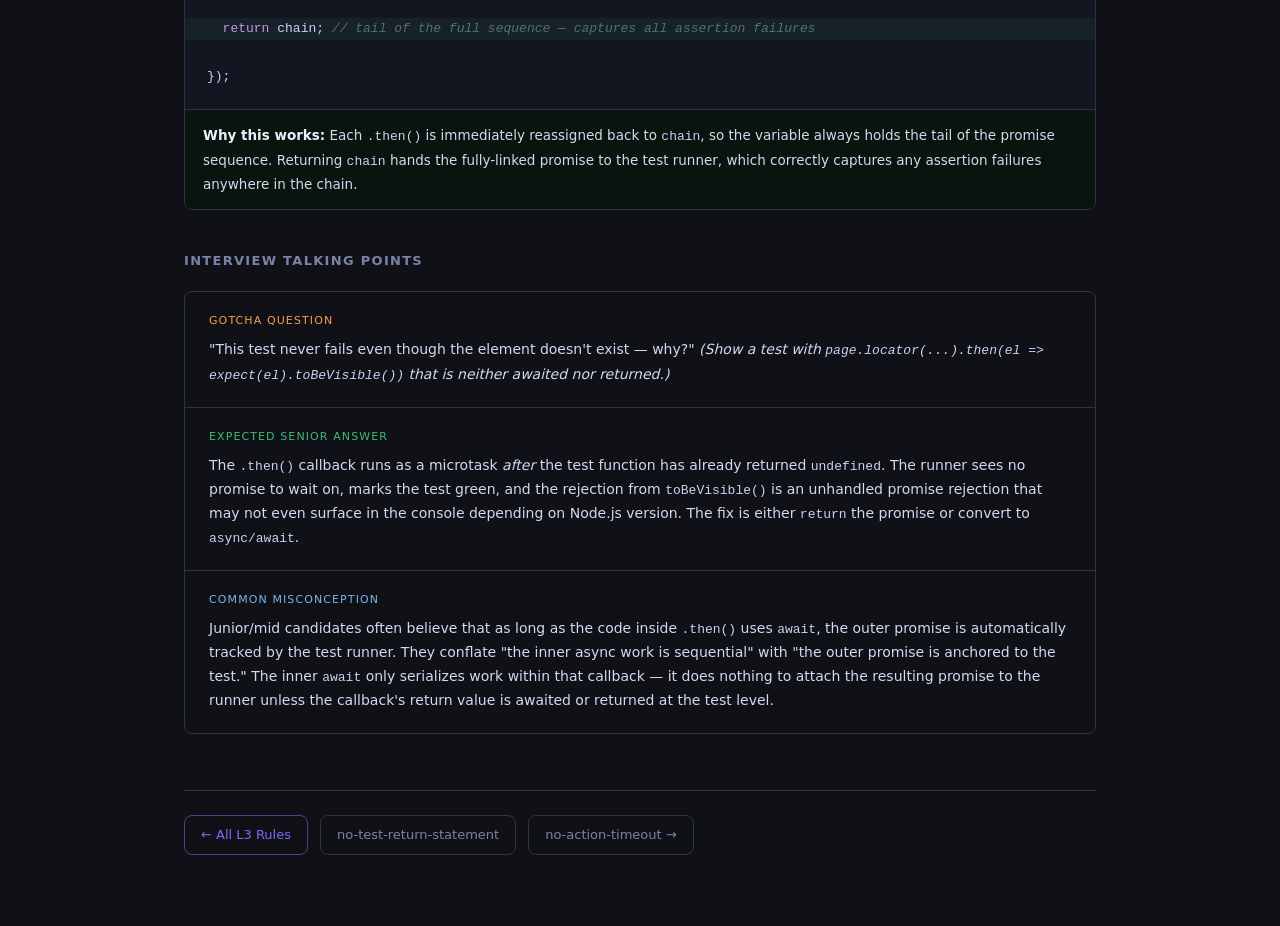
<file: rules/senior-l3/valid-expect-in-promise/reference.html>
<!DOCTYPE html>
<html lang="en">
<head>
<meta charset="UTF-8">
<meta name="viewport" content="width=device-width,initial-scale=1">
<title>valid-expect-in-promise · L3 Senior</title>
<link rel="stylesheet" href="../_base.css">
</head>
<body>
<div class="page-wrap">

  <header class="rule-header">
    <p class="breadcrumb">Playwright SDET Interview · L3 Senior · Async Correctness</p>
    <h1>valid-expect-in-promise</h1>
    <div class="tags">
      <span class="tag tier">L3 — Senior</span>
      <span class="tag">Async Correctness</span>
      <span class="tag">Promise Lifecycle</span>
      <span class="tag">Floating Callbacks</span>
    </div>
  </header>

  <div class="why-box">
    <h2>Why this rule exists</h2>
    Playwright's test runner tracks assertions by awaiting the promises they return. If a <code>.then()</code> callback containing an <code>expect()</code> is neither awaited nor returned from the test function, the test body finishes before the assertion ever executes — producing a false-green. Chained promises stored in variables but then branched into new <code>.then()</code> calls without re-assigning or returning the chain suffer the same fate — the final promise that carries the assertion floats free and its result is discarded.
  </div>

  <h2 class="section-title">What interviewers look for</h2>
  <ul class="signals">
    <li>The candidate can explain that unawaited <code>.then()</code> callbacks with expectations silently swallow assertion failures because the test runner completes before the microtask resolves.</li>
    <li>The candidate understands that returning a promise is a valid alternative to <code>await</code> — the runner will wait on anything the test function returns — and knows when each style is appropriate.</li>
    <li>The candidate recognizes that chaining additional <code>.then()</code> calls off a previously-resolved intermediate variable creates a new dangling promise unless the variable is reassigned and the final value is returned.</li>
  </ul>

  <h2 class="section-title">Examples</h2>
  <div class="example-grid">

    <div class="example-card bad">
      <div class="card-header">
        <span class="dot"></span>
        Bad — Floating intercept assertion
        <span class="ex-num">BAD 1</span>
      </div>
      <div class="code-wrap"><pre><code>test(<span class="str">'API response contains correct user data after login'</span>, ({ page }) =&gt; {
  page.<span class="fn">route</span>(<span class="str">'/api/auth/login'</span>, <span class="kw">async</span> (route) =&gt; {
    <span class="kw">await</span> route.<span class="fn">fulfill</span>({ json: { userId: <span class="num">42</span>, role: <span class="str">'admin'</span> } });
  });

<span class="err-line">  page.<span class="fn">goto</span>(<span class="str">'/login'</span>).<span class="fn">then</span>(<span class="kw">async</span> () =&gt; {  <span class="cm">// not awaited or returned</span></span>
    <span class="kw">await</span> page.<span class="fn">fill</span>(<span class="str">'[data-testid="email"]'</span>, <span class="str">'admin@example.com'</span>);
    <span class="kw">await</span> page.<span class="fn">fill</span>(<span class="str">'[data-testid="password"]'</span>, <span class="str">'hunter2'</span>);
    <span class="kw">await</span> page.<span class="fn">click</span>(<span class="str">'[data-testid="submit"]'</span>);
<span class="err-line">  });</span>

<span class="err-line">  page.<span class="fn">waitForResponse</span>(<span class="str">'/api/auth/login'</span>).<span class="fn">then</span>((response) =&gt; {  <span class="cm">// also not awaited</span></span>
    <span class="fn">expect</span>(response.<span class="fn">status</span>()).<span class="fn">toBe</span>(<span class="num">200</span>);
    <span class="fn">expect</span>(response.<span class="fn">json</span>()).<span class="fn">resolves</span>.<span class="fn">toHaveProperty</span>(<span class="str">'role'</span>, <span class="str">'admin'</span>);
<span class="err-line">  });</span>
});</code></pre></div>
      <div class="verdict"><strong>What's wrong:</strong> Neither <code>.then()</code> chain is awaited or returned, so both promises detach from the test lifecycle. The assertions inside the second <code>.then()</code> will never be evaluated — status code mismatches or missing response fields will not cause the test to fail.</div>
    </div>

    <div class="example-card bad">
      <div class="card-header">
        <span class="dot"></span>
        Bad — Broken reassignment chain
        <span class="ex-num">BAD 2</span>
      </div>
      <div class="code-wrap"><pre><code>test(<span class="str">'form submission triggers confirmation toast'</span>, ({ page }) =&gt; {
  <span class="kw">const</span> navPromise = page.<span class="fn">goto</span>(<span class="str">'/settings/profile'</span>).<span class="fn">then</span>(<span class="kw">async</span> () =&gt; {
    <span class="kw">await</span> page.<span class="fn">fill</span>(<span class="str">'[data-testid="display-name"]'</span>, <span class="str">'Jane Doe'</span>);
    <span class="kw">await</span> page.<span class="fn">click</span>(<span class="str">'[data-testid="save-button"]'</span>);
  });

<span class="err-line">  navPromise.<span class="fn">then</span>(<span class="kw">async</span> () =&gt; {  <span class="cm">// creates a new promise — not reassigned, not returned</span></span>
    <span class="kw">const</span> toast = page.<span class="fn">locator</span>(<span class="str">'[data-testid="toast"]'</span>);
    <span class="kw">await</span> <span class="fn">expect</span>(toast).<span class="fn">toBeVisible</span>();
    <span class="kw">await</span> <span class="fn">expect</span>(toast).<span class="fn">toContainText</span>(<span class="str">'Profile updated'</span>);
<span class="err-line">  });</span>

  <span class="kw">return</span> navPromise; <span class="cm">// resolves before the second .then() runs</span>
});</code></pre></div>
      <div class="verdict"><strong>What's wrong:</strong> A second <code>.then()</code> is chained off <code>navPromise</code> but assigned to nothing — it creates a new, separate promise that is never returned. The test returns <code>navPromise</code>, which resolves before the second <code>.then()</code> runs, so the toast assertions execute after the runner has already marked the test as passed.</div>
    </div>

    <div class="example-card good">
      <div class="card-header">
        <span class="dot"></span>
        Good — Full chain awaited with async/await
        <span class="ex-num">GOOD 1</span>
      </div>
      <div class="code-wrap"><pre><code>test(<span class="str">'API response contains correct user data after login'</span>, <span class="kw">async</span> ({ page }) =&gt; {
  <span class="kw">await</span> page.<span class="fn">route</span>(<span class="str">'/api/auth/login'</span>, <span class="kw">async</span> (route) =&gt; {
    <span class="kw">await</span> route.<span class="fn">fulfill</span>({ json: { userId: <span class="num">42</span>, role: <span class="str">'admin'</span> } });
  });

  <span class="kw">await</span> page.<span class="fn">goto</span>(<span class="str">'/login'</span>);
  <span class="kw">await</span> page.<span class="fn">fill</span>(<span class="str">'[data-testid="email"]'</span>, <span class="str">'admin@example.com'</span>);
  <span class="kw">await</span> page.<span class="fn">fill</span>(<span class="str">'[data-testid="password"]'</span>, <span class="str">'hunter2'</span>);

<span class="ok-line">  <span class="kw">const</span> [response] = <span class="kw">await</span> <span class="tp">Promise</span>.<span class="fn">all</span>([</span>
<span class="ok-line">    page.<span class="fn">waitForResponse</span>(<span class="str">'/api/auth/login'</span>),</span>
<span class="ok-line">    page.<span class="fn">click</span>(<span class="str">'[data-testid="submit"]'</span>),</span>
<span class="ok-line">  ]);</span>

  <span class="fn">expect</span>(response.<span class="fn">status</span>()).<span class="fn">toBe</span>(<span class="num">200</span>);
  <span class="kw">await</span> <span class="fn">expect</span>(response.<span class="fn">json</span>()).<span class="fn">resolves</span>.<span class="fn">toHaveProperty</span>(<span class="str">'role'</span>, <span class="str">'admin'</span>);
});</code></pre></div>
      <div class="verdict"><strong>Why this works:</strong> Every asynchronous operation is awaited directly, so assertions run inside the same synchronous flow that the test runner controls. There are no floating callbacks; any assertion failure immediately rejects the async function and is surfaced as a test failure.</div>
    </div>

    <div class="example-card good">
      <div class="card-header">
        <span class="dot"></span>
        Good — Reassigned chain returned explicitly
        <span class="ex-num">GOOD 2</span>
      </div>
      <div class="code-wrap"><pre><code>test(<span class="str">'form submission triggers confirmation toast'</span>, ({ page }) =&gt; {
<span class="ok-line">  <span class="kw">let</span> chain = page.<span class="fn">goto</span>(<span class="str">'/settings/profile'</span>).<span class="fn">then</span>(<span class="kw">async</span> () =&gt; {</span>
    <span class="kw">await</span> page.<span class="fn">fill</span>(<span class="str">'[data-testid="display-name"]'</span>, <span class="str">'Jane Doe'</span>);
    <span class="kw">await</span> page.<span class="fn">click</span>(<span class="str">'[data-testid="save-button"]'</span>);
<span class="ok-line">  });</span>

<span class="ok-line">  chain = chain.<span class="fn">then</span>(<span class="kw">async</span> () =&gt; {  <span class="cm">// reassigned back to chain</span></span>
    <span class="kw">const</span> toast = page.<span class="fn">locator</span>(<span class="str">'[data-testid="toast"]'</span>);
    <span class="kw">await</span> <span class="fn">expect</span>(toast).<span class="fn">toBeVisible</span>();
    <span class="kw">await</span> <span class="fn">expect</span>(toast).<span class="fn">toContainText</span>(<span class="str">'Profile updated'</span>);
<span class="ok-line">  });</span>

<span class="ok-line">  <span class="kw">return</span> chain; <span class="cm">// tail of the full sequence — captures all assertion failures</span></span>
});</code></pre></div>
      <div class="verdict"><strong>Why this works:</strong> Each <code>.then()</code> is immediately reassigned back to <code>chain</code>, so the variable always holds the tail of the promise sequence. Returning <code>chain</code> hands the fully-linked promise to the test runner, which correctly captures any assertion failures anywhere in the chain.</div>
    </div>

  </div>

  <h2 class="section-title">Interview talking points</h2>
  <div class="tp-section">
    <div class="tp-item gotcha">
      <div class="tp-label">Gotcha question</div>
      <p>"This test never fails even though the element doesn't exist — why?" <em>(Show a test with <code>page.locator(...).then(el =&gt; expect(el).toBeVisible())</code> that is neither awaited nor returned.)</em></p>
    </div>
    <div class="tp-item expected">
      <div class="tp-label">Expected senior answer</div>
      <p>The <code>.then()</code> callback runs as a microtask <em>after</em> the test function has already returned <code>undefined</code>. The runner sees no promise to wait on, marks the test green, and the rejection from <code>toBeVisible()</code> is an unhandled promise rejection that may not even surface in the console depending on Node.js version. The fix is either <code>return</code> the promise or convert to <code>async/await</code>.</p>
    </div>
    <div class="tp-item misconception">
      <div class="tp-label">Common misconception</div>
      <p>Junior/mid candidates often believe that as long as the code inside <code>.then()</code> uses <code>await</code>, the outer promise is automatically tracked by the test runner. They conflate "the inner async work is sequential" with "the outer promise is anchored to the test." The inner <code>await</code> only serializes work within that callback — it does nothing to attach the resulting promise to the runner unless the callback's return value is awaited or returned at the test level.</p>
    </div>
  </div>

  <nav class="page-nav">
    <a class="nav-link home" href="../index.html">← All L3 Rules</a>
    <a class="nav-link" href="../no-test-return-statement/reference.html">no-test-return-statement</a>
    <a class="nav-link" href="../no-action-timeout/reference.html">no-action-timeout →</a>
  </nav>

</div>
</body>
</html>
</file>
<file: rules/senior-l3/_base.css>
/* Shared styles – imported via <link> in every rule page */
*, *::before, *::after { box-sizing: border-box; margin: 0; padding: 0; }

:root {
  --bg: #0f1117;
  --surface: #1a1d27;
  --surface2: #22263a;
  --border: #2e3347;
  --accent: #7c6af7;
  --accent-dim: #4a4480;
  --bad: #e05260;
  --bad-dim: #5c1e26;
  --good: #3dba7b;
  --good-dim: #1a4a35;
  --text: #d4d8f0;
  --text-dim: #7a82a8;
  --text-bright: #eceffe;
  --code-bg: #131520;
  --tag-bg: #252a40;
  --font-mono: "Fira Code", "Cascadia Code", "JetBrains Mono", Consolas, monospace;
  --font-sans: "Inter", system-ui, -apple-system, sans-serif;
  --radius: 8px;
}

body {
  background: var(--bg);
  color: var(--text);
  font-family: var(--font-sans);
  font-size: 15px;
  line-height: 1.65;
  min-height: 100vh;
}

/* ── Layout ── */
.page-wrap {
  max-width: 960px;
  margin: 0 auto;
  padding: 48px 24px 80px;
}

/* ── Header ── */
.rule-header {
  border-bottom: 1px solid var(--border);
  padding-bottom: 28px;
  margin-bottom: 36px;
}
.rule-header .breadcrumb {
  font-size: 12px;
  color: var(--text-dim);
  margin-bottom: 12px;
  letter-spacing: .04em;
  text-transform: uppercase;
}
.rule-header h1 {
  font-size: 26px;
  font-family: var(--font-mono);
  font-weight: 600;
  color: var(--text-bright);
  letter-spacing: -.01em;
  margin-bottom: 14px;
}
.tags { display: flex; flex-wrap: wrap; gap: 8px; margin-bottom: 0; }
.tag {
  background: var(--tag-bg);
  border: 1px solid var(--border);
  border-radius: 4px;
  padding: 3px 10px;
  font-size: 12px;
  color: var(--text-dim);
  letter-spacing: .03em;
}
.tag.tier { color: var(--accent); border-color: var(--accent-dim); }

/* ── Why box ── */
.why-box {
  background: var(--surface);
  border: 1px solid var(--border);
  border-left: 3px solid var(--accent);
  border-radius: var(--radius);
  padding: 20px 24px;
  margin-bottom: 36px;
  font-size: 14.5px;
  color: var(--text);
  line-height: 1.75;
}
.why-box h2 {
  font-size: 11px;
  text-transform: uppercase;
  letter-spacing: .1em;
  color: var(--accent);
  margin-bottom: 10px;
}

/* ── Section titles ── */
h2.section-title {
  font-size: 13px;
  text-transform: uppercase;
  letter-spacing: .1em;
  color: var(--text-dim);
  margin-bottom: 20px;
}

/* ── Example cards ── */
.example-grid {
  display: grid;
  gap: 28px;
  margin-bottom: 40px;
}
.example-card {
  border: 1px solid var(--border);
  border-radius: var(--radius);
  overflow: hidden;
}
.example-card .card-header {
  display: flex;
  align-items: center;
  gap: 10px;
  padding: 12px 18px;
  font-size: 13px;
  font-weight: 600;
  letter-spacing: .02em;
}
.example-card.bad .card-header  { background: var(--bad-dim);  color: var(--bad);  border-bottom: 1px solid #7a2030; }
.example-card.good .card-header { background: var(--good-dim); color: var(--good); border-bottom: 1px solid #1e5c40; }
.example-card .card-header .dot {
  width: 8px; height: 8px; border-radius: 50%; flex-shrink: 0;
}
.example-card.bad  .dot { background: var(--bad);  }
.example-card.good .dot { background: var(--good); }
.example-card .card-header .ex-num {
  margin-left: auto;
  font-size: 11px;
  opacity: .6;
  font-weight: 400;
  font-family: var(--font-mono);
}

/* ── Code block ── */
.code-wrap {
  background: var(--code-bg);
  overflow-x: auto;
  padding: 20px 22px;
}
pre { margin: 0; }
code {
  font-family: var(--font-mono);
  font-size: 13px;
  line-height: 1.7;
  color: #c9d1f5;
}

/* Minimal token colours */
.kw  { color: #c792ea; }   /* keyword */
.fn  { color: #82aaff; }   /* function/method */
.str { color: #c3e88d; }   /* string */
.num { color: #f78c6c; }   /* number */
.cm  { color: #546e7a; font-style: italic; } /* comment */
.op  { color: #89ddff; }   /* operator/punctuation highlight */
.tp  { color: #ffcb6b; }   /* type */
.err-line { background: rgba(224,82,96,.12); display: block; margin: 0 -22px; padding: 0 22px; }
.ok-line  { background: rgba(61,186,123,.08); display: block; margin: 0 -22px; padding: 0 22px; }

/* ── Verdict box under code ── */
.verdict {
  padding: 14px 18px;
  font-size: 13.5px;
  line-height: 1.65;
  border-top: 1px solid var(--border);
}
.example-card.bad  .verdict { background: #160a0d; }
.example-card.good .verdict { background: #0a140f; }
.verdict strong { color: var(--text-bright); }

/* ── Talking points ── */
.tp-section {
  border: 1px solid var(--border);
  border-radius: var(--radius);
  overflow: hidden;
}
.tp-item {
  padding: 20px 24px;
  border-bottom: 1px solid var(--border);
}
.tp-item:last-child { border-bottom: none; }
.tp-item .tp-label {
  font-size: 11px;
  text-transform: uppercase;
  letter-spacing: .1em;
  margin-bottom: 8px;
}
.tp-item.gotcha   .tp-label { color: #f0a04e; }
.tp-item.expected .tp-label { color: var(--good); }
.tp-item.misconception .tp-label { color: #7cb4e8; }
.tp-item p { font-size: 14px; color: var(--text); line-height: 1.7; }
.tp-item p strong { color: var(--text-bright); }

/* ── Interviewer signals ── */
.signals {
  list-style: none;
  margin-bottom: 36px;
  display: flex;
  flex-direction: column;
  gap: 10px;
}
.signals li {
  display: flex;
  gap: 12px;
  font-size: 14px;
  line-height: 1.6;
  align-items: flex-start;
}
.signals li::before {
  content: "→";
  color: var(--accent);
  flex-shrink: 0;
  margin-top: 1px;
}

/* ── Nav footer ── */
.page-nav {
  margin-top: 56px;
  padding-top: 24px;
  border-top: 1px solid var(--border);
  display: flex;
  gap: 12px;
  flex-wrap: wrap;
}
.nav-link {
  display: inline-block;
  padding: 8px 16px;
  border: 1px solid var(--border);
  border-radius: var(--radius);
  font-size: 13px;
  color: var(--text-dim);
  text-decoration: none;
  transition: border-color .15s, color .15s;
}
.nav-link:hover { border-color: var(--accent); color: var(--text-bright); }
.nav-link.home { border-color: var(--accent-dim); color: var(--accent); }
</file>
